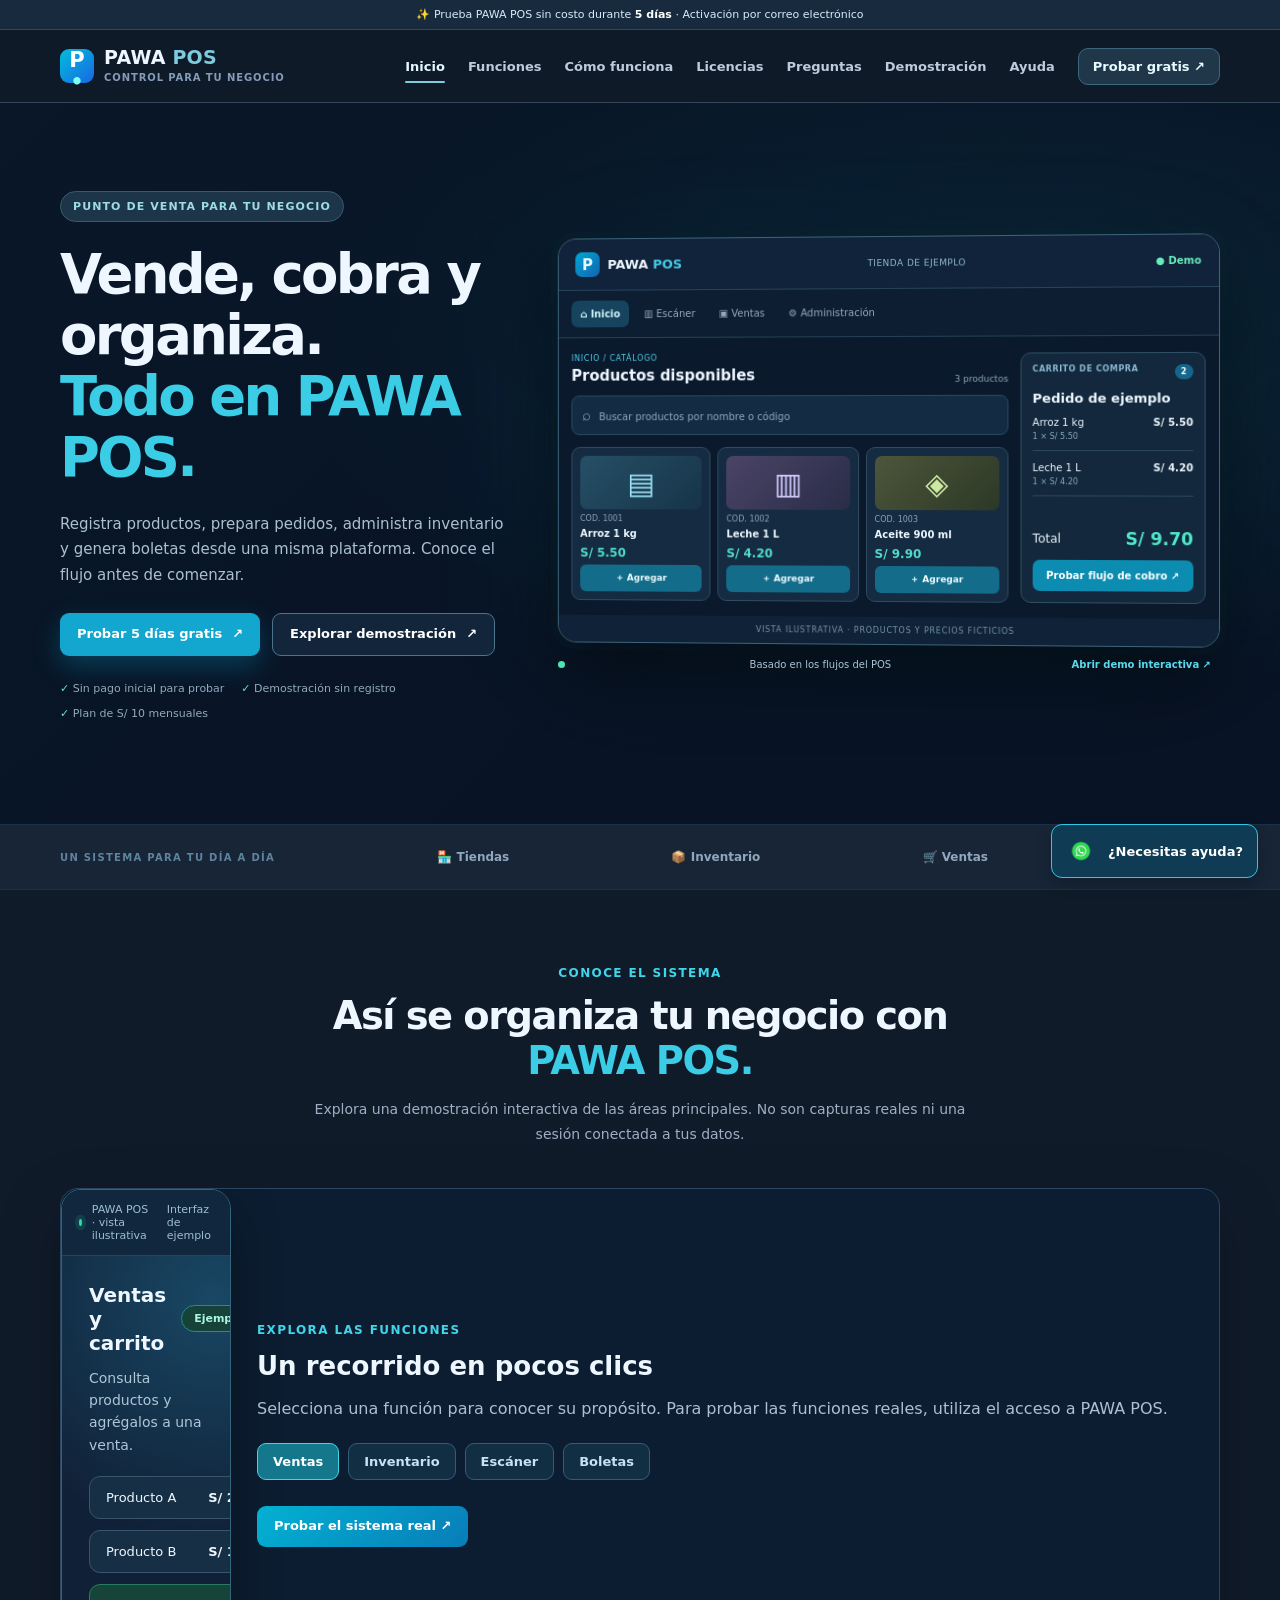
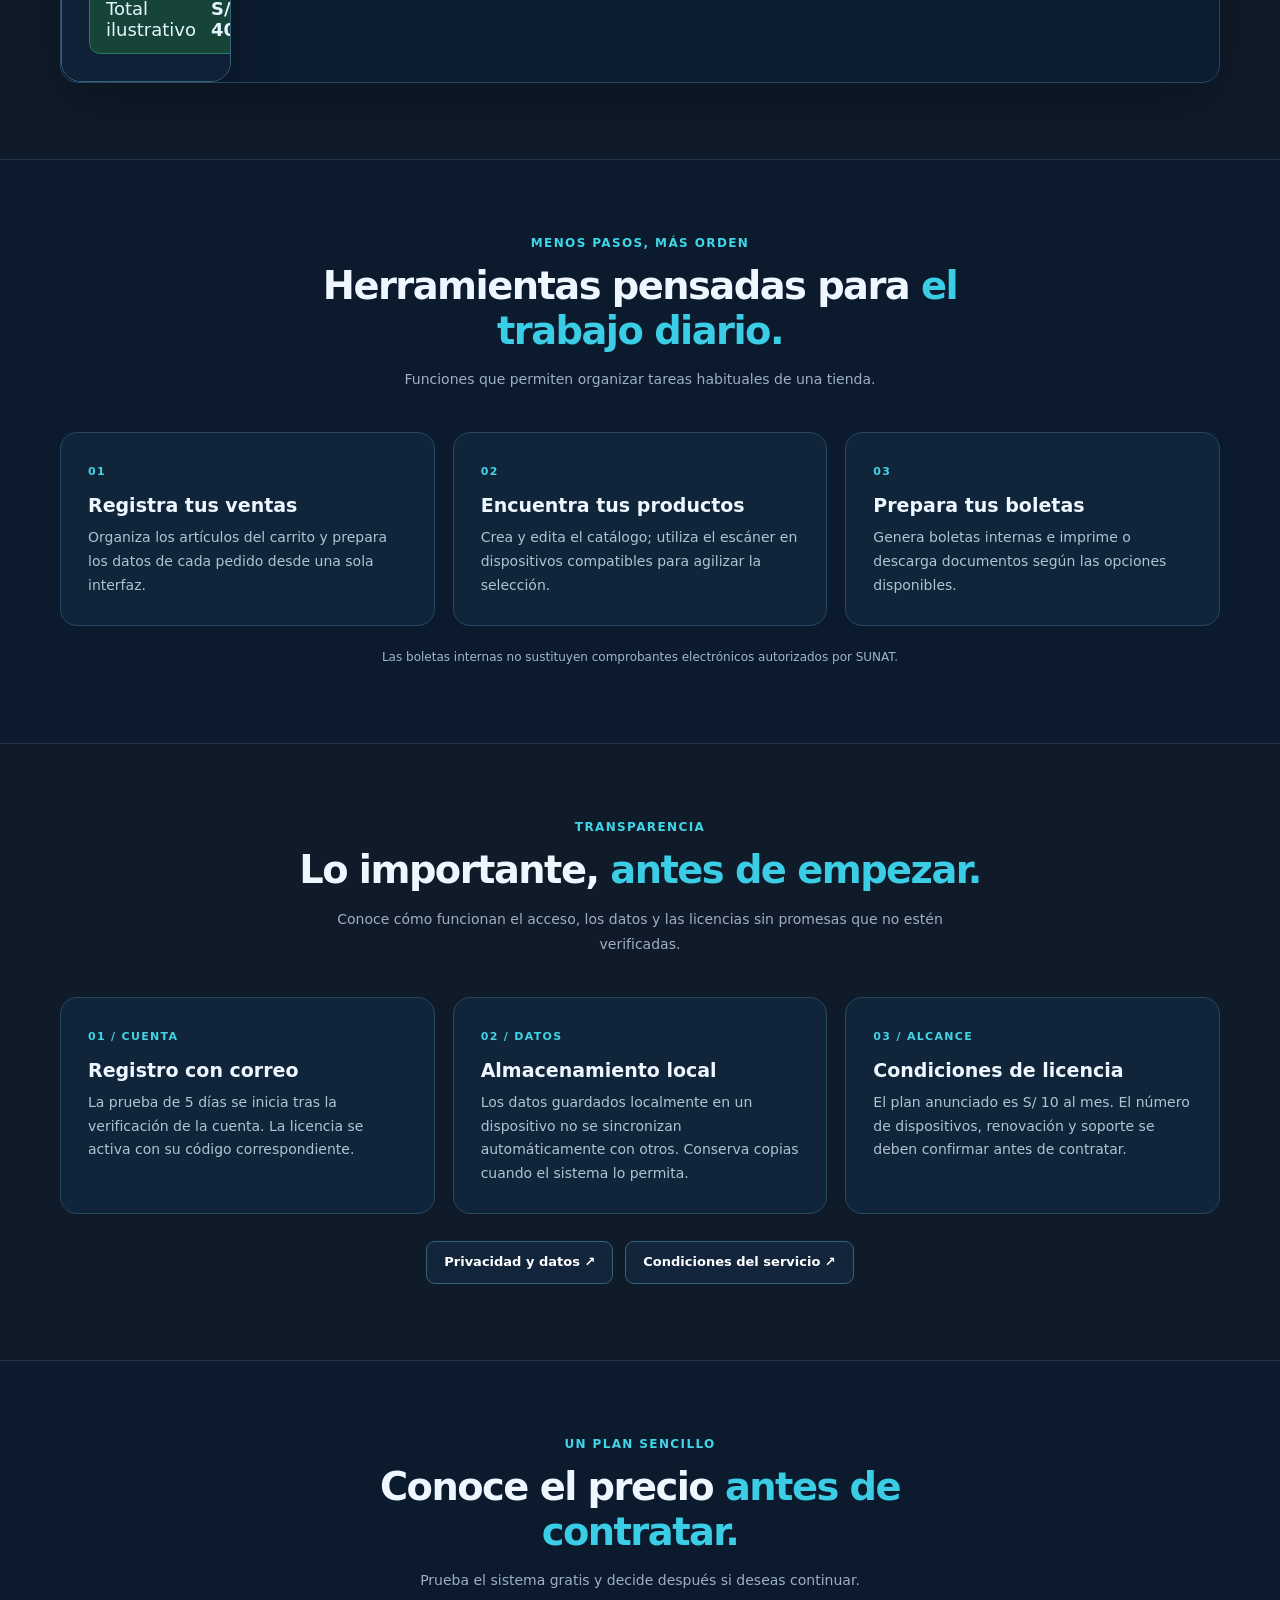
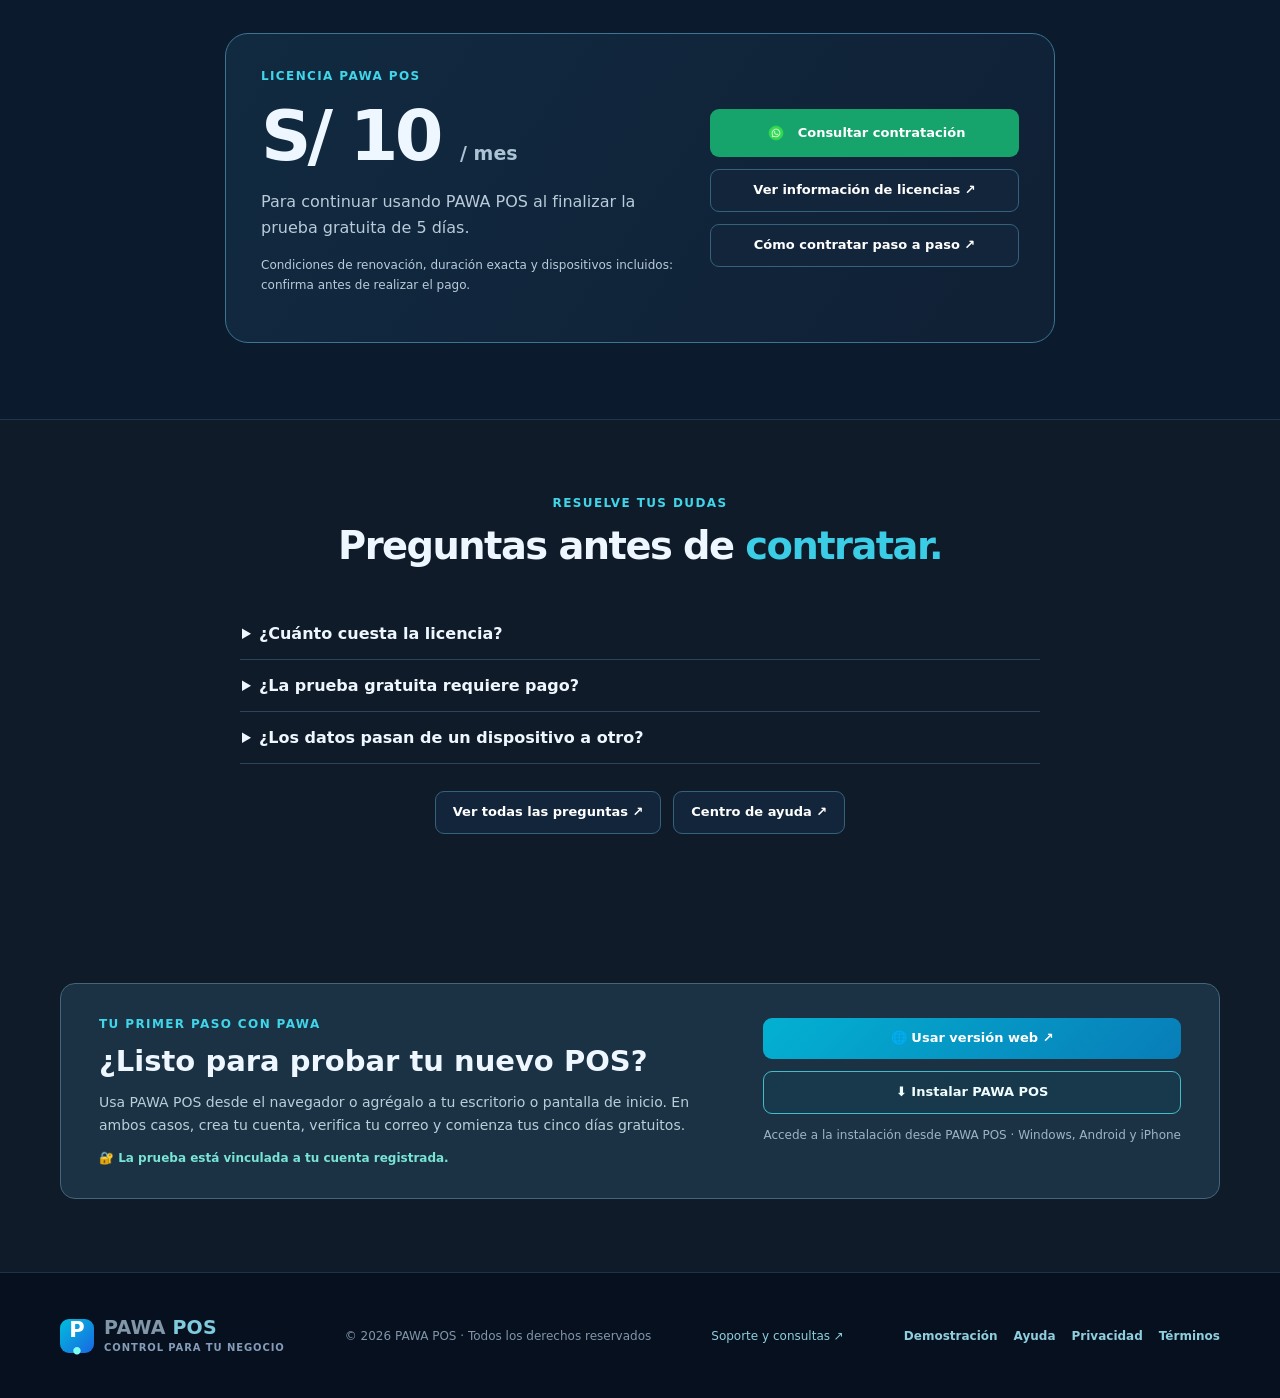
<file: index.html>
<!DOCTYPE html>

<html lang="es">
<head>
<meta charset="utf-8"/>
<meta content="width=device-width, initial-scale=1, viewport-fit=cover" name="viewport"/>
<meta content="#081325" name="theme-color"/>
<meta content="PAWA POS, sistema de ventas e inventario. Usa la versión web o instala la aplicación y prueba gratis durante 5 días." name="description"/>
<meta content="PAWA POS | Ventas, inventario y boletas para tu negocio" property="og:title"/>
<meta content="PAWA POS, sistema de ventas e inventario. Usa la versión web o instala la aplicación y prueba gratis durante 5 días." property="og:description"/>
<meta content="website" property="og:type"/>
<title>PAWA POS | Ventas, inventario y boletas para tu negocio</title>
<link href="favicon.svg" rel="icon" type="image/svg+xml"/>
<link href="styles.css?v=19" rel="stylesheet"/>
<script defer="" src="config.js?v=12"></script>
<script defer="" src="app.js?v=19"></script>
</head>
<body data-page="index">
<a class="skip" href="#contenido">Ir al contenido</a>
<div class="topline">✨ Prueba PAWA POS sin costo durante <strong>5 días</strong> · Activación por correo electrónico</div>
<header class="site-header">
<div class="container header-inner">
<a aria-label="PAWA POS, inicio" class="brand" href="index.html"><span class="brand-symbol">P<span class="brand-dot">•</span></span><span>PAWA<span class="brand-pos"> POS</span><small>Control para tu negocio</small></span></a>
<button aria-controls="site-nav" aria-expanded="false" aria-label="Abrir menú" class="menu-toggle" type="button">☰</button>
<nav aria-label="Navegación principal" class="site-nav" id="site-nav"><a aria-current="page" href="index.html">Inicio</a><a href="funciones.html">Funciones</a><a href="como-funciona.html">Cómo funciona</a><a href="licencias.html">Licencias</a><a href="preguntas.html">Preguntas</a><a href="demostracion.html">Demostración</a><a href="ayuda.html">Ayuda</a><a class="nav-cta" href="index.html#prueba">Probar gratis ↗</a></nav>
</div>
</header>
<main id="contenido"><section class="hero" id="inicio"><div class="hero-halo"></div><div class="container hero-grid hero-grid-mobile-order">
<div class="hero-copy"><div class="eyebrow">PUNTO DE VENTA PARA TU NEGOCIO</div>
<h1>Vende, cobra y organiza.<br/><span>Todo en PAWA POS.</span></h1>
<p class="lead">Registra productos, prepara pedidos, administra inventario y genera boletas desde una misma plataforma. Conoce el flujo antes de comenzar.</p>
<div class="hero-actions"><a class="btn btn-primary hero-primary-cta" href="#prueba">Probar 5 días gratis <span aria-hidden="true">↗</span></a><a class="btn btn-outline hero-secondary-cta" href="demostracion.html">Explorar demostración <span aria-hidden="true">↗</span></a></div>
<div class="hero-notes"><span><span aria-hidden="true" class="hero-check">✓</span> Sin pago inicial para probar</span><span><span aria-hidden="true" class="hero-check">✓</span> Demostración sin registro</span><span><span aria-hidden="true" class="hero-check">✓</span> Plan de S/ 10 mensuales</span></div>
</div>
<div aria-label="Vista ilustrativa del catálogo, carrito y funciones de PAWA POS, basada en la demostración interactiva" class="hero-preview hero-preview-v14">
<div aria-hidden="true" class="hero-preview-glow"></div>
<div class="hero-product-frame">
<div class="hero-ui-top"><span class="hero-ui-brand"><span class="hero-mark">P</span><strong>PAWA <em>POS</em></strong></span><span class="hero-ui-tag">TIENDA DE EJEMPLO</span><span class="hero-ui-available">● Demo</span></div>
<div class="hero-ui-tabs"><span class="active">⌂ Inicio</span><span>▥ Escáner</span><span>▣ Ventas</span><span>⚙ Administración</span></div>
<div class="hero-ui-body">
<div class="hero-ui-catalog">
<div class="hero-ui-title"><div><small>INICIO / CATÁLOGO</small><strong>Productos disponibles</strong></div><span>3 productos</span></div>
<div class="hero-ui-search"><span aria-hidden="true">⌕</span> Buscar productos por nombre o código</div>
<div class="hero-ui-products">
<div class="hero-ui-product"><div aria-hidden="true" class="hero-product-illustration">▤</div><small>COD. 1001</small><strong>Arroz 1 kg</strong><span>S/ 5.50</span><i>＋ Agregar</i></div>
<div class="hero-ui-product"><div aria-hidden="true" class="hero-product-illustration two">▥</div><small>COD. 1002</small><strong>Leche 1 L</strong><span>S/ 4.20</span><i>＋ Agregar</i></div>
<div class="hero-ui-product"><div aria-hidden="true" class="hero-product-illustration three">◈</div><small>COD. 1003</small><strong>Aceite 900 ml</strong><span>S/ 9.90</span><i>＋ Agregar</i></div>
</div>
</div>
<div class="hero-ui-cart"><span class="hero-ui-cart-label">CARRITO DE COMPRA <b>2</b></span><strong>Pedido de ejemplo</strong><div class="hero-ui-cart-item"><span>Arroz 1 kg<small>1 × S/ 5.50</small></span><b>S/ 5.50</b></div><div class="hero-ui-cart-item"><span>Leche 1 L<small>1 × S/ 4.20</small></span><b>S/ 4.20</b></div><div class="hero-ui-total"><span>Total</span><strong>S/ 9.70</strong></div><a href="demostracion.html">Probar flujo de cobro ↗</a></div>
</div>
<div class="hero-ui-footer">VISTA ILUSTRATIVA · PRODUCTOS Y PRECIOS FICTICIOS</div>
</div>
<div class="hero-product-caption"><span class="hero-caption-dot"></span> Basado en los flujos del POS <a href="demostracion.html">Abrir demo interactiva ↗</a></div>
</div>
</div></section><section class="trustline"><div class="container trust-content"><span>UN SISTEMA PARA TU DÍA A DÍA</span><span>🏪 Tiendas</span><span>📦 Inventario</span><span>🛒 Ventas</span><span>🧾 Boletas</span></div></section><section class="section pro-section" id="demostracion"><div class="container"><div class="section-head"><div class="kicker">CONOCE EL SISTEMA</div><h2>Así se organiza tu negocio con <em>PAWA POS.</em></h2><p>Explora una demostración interactiva de las áreas principales. No son capturas reales ni una sesión conectada a tus datos.</p></div><div class="demo-layout"><div aria-label="Vista ilustrativa de las funciones del POS" class="demo-stage"><div class="demo-top"><span><span class="status-dot"></span> PAWA POS · vista ilustrativa</span><span>Interfaz de ejemplo</span></div><div aria-live="polite" class="demo-screen" id="demo-screen"><div class="demo-mini-head"><strong id="demo-title">Ventas y carrito</strong><span class="demo-chip">Ejemplo</span></div><p id="demo-desc">Consulta productos y agrégalos a una venta.</p><div class="demo-content" id="demo-content"><div class="demo-unit"><span>Producto A</span><strong>S/ 25.00</strong></div><div class="demo-unit"><span>Producto B</span><strong>S/ 15.00</strong></div><div class="demo-total">Total ilustrativo <strong>S/ 40.00</strong></div></div></div></div><div class="demo-explain"><div class="kicker">EXPLORA LAS FUNCIONES</div><h3>Un recorrido en pocos clics</h3><p>Selecciona una función para conocer su propósito. Para probar las funciones reales, utiliza el acceso a PAWA POS.</p><div aria-label="Seleccionar área del sistema" class="demo-tabs" role="group"><button aria-pressed="true" class="demo-tab active" data-demo="ventas" type="button">Ventas</button><button aria-pressed="false" class="demo-tab" data-demo="inventario" type="button">Inventario</button><button aria-pressed="false" class="demo-tab" data-demo="escaner" type="button">Escáner</button><button aria-pressed="false" class="demo-tab" data-demo="boletas" type="button">Boletas</button></div><a class="btn btn-primary" data-pos-link="" href="index.html#prueba">Probar el sistema real ↗</a></div></div></div></section><section class="section pro-section pro-alt" id="beneficios"><div class="container"><div class="section-head"><div class="kicker">MENOS PASOS, MÁS ORDEN</div><h2>Herramientas pensadas para <em>el trabajo diario.</em></h2><p>Funciones que permiten organizar tareas habituales de una tienda.</p></div><div class="pro-grid"><article class="pro-tile"><span class="pro-num">01</span><h3>Registra tus ventas</h3><p>Organiza los artículos del carrito y prepara los datos de cada pedido desde una sola interfaz.</p></article><article class="pro-tile"><span class="pro-num">02</span><h3>Encuentra tus productos</h3><p>Crea y edita el catálogo; utiliza el escáner en dispositivos compatibles para agilizar la selección.</p></article><article class="pro-tile"><span class="pro-num">03</span><h3>Prepara tus boletas</h3><p>Genera boletas internas e imprime o descarga documentos según las opciones disponibles.</p></article></div><p class="pro-footnote">Las boletas internas no sustituyen comprobantes electrónicos autorizados por SUNAT.</p></div></section><section class="section pro-section" id="informacion-clara"><div class="container"><div class="section-head"><div class="kicker">TRANSPARENCIA</div><h2>Lo importante, <em>antes de empezar.</em></h2><p>Conoce cómo funcionan el acceso, los datos y las licencias sin promesas que no estén verificadas.</p></div><div class="pro-grid"><article class="pro-tile"><span class="pro-num">01 / CUENTA</span><h3>Registro con correo</h3><p>La prueba de 5 días se inicia tras la verificación de la cuenta. La licencia se activa con su código correspondiente.</p></article><article class="pro-tile"><span class="pro-num">02 / DATOS</span><h3>Almacenamiento local</h3><p>Los datos guardados localmente en un dispositivo no se sincronizan automáticamente con otros. Conserva copias cuando el sistema lo permita.</p></article><article class="pro-tile"><span class="pro-num">03 / ALCANCE</span><h3>Condiciones de licencia</h3><p>El plan anunciado es S/ 10 al mes. El número de dispositivos, renovación y soporte se deben confirmar antes de contratar.</p></article></div><div class="pro-actions"><a class="btn btn-outline" href="privacidad.html">Privacidad y datos ↗</a><a class="btn btn-outline" href="terminos.html">Condiciones del servicio ↗</a></div></div></section><section class="section pro-section pro-alt" id="precio"><div class="container"><div class="section-head"><div class="kicker">UN PLAN SENCILLO</div><h2>Conoce el precio <em>antes de contratar.</em></h2><p>Prueba el sistema gratis y decide después si deseas continuar.</p></div><div class="pro-pricing"><div><p class="kicker">LICENCIA PAWA POS</p><div class="pro-big-price">S/ 10 <span>/ mes</span></div><p>Para continuar usando PAWA POS al finalizar la prueba gratuita de 5 días.</p><p class="pro-fineprint">Condiciones de renovación, duración exacta y dispositivos incluidos: confirma antes de realizar el pago.</p></div><div class="pro-price-action"><a class="btn btn-green" data-whatsapp="buy" href="https://wa.me/51986109354"><img alt="" class="wa-logo-btn" src="whatsapp-logo.png"/> Consultar contratación</a><a class="btn btn-outline" href="licencias.html">Ver información de licencias ↗</a><a class="btn btn-outline" href="licencias.html#contratar">Cómo contratar paso a paso ↗</a></div></div></div></section><section class="section pro-section"><div class="container"><div class="section-head"><div class="kicker">RESUELVE TUS DUDAS</div><h2>Preguntas antes de <em>contratar.</em></h2></div><div class="pro-faq"><details><summary>¿Cuánto cuesta la licencia?</summary><p>S/ 10 mensuales, según el precio anunciado en esta web. Confirma las condiciones de contratación por WhatsApp.</p></details><details><summary>¿La prueba gratuita requiere pago?</summary><p>El período de prueba de 5 días no requiere un pago inicial; comienza al verificar tu correo.</p></details><details><summary>¿Los datos pasan de un dispositivo a otro?</summary><p>Los datos almacenados localmente no se sincronizan automáticamente entre equipos.</p></details></div><div class="pro-actions"><a class="btn btn-outline" href="preguntas.html">Ver todas las preguntas ↗</a><a class="btn btn-outline" href="ayuda.html">Centro de ayuda ↗</a></div></div></section><section class="section" id="prueba"><div class="container"><div class="trial-banner"><div><div class="kicker">TU PRIMER PASO CON PAWA</div><h2>¿Listo para probar tu nuevo POS?</h2><p>Usa PAWA POS desde el navegador o agrégalo a tu escritorio o pantalla de inicio. En ambos casos, crea tu cuenta, verifica tu correo y comienza tus cinco días gratuitos.</p><div class="trial-note">🔐 La prueba está vinculada a tu cuenta registrada.</div></div><div class="trial-action"><a class="btn btn-primary btn-large" data-pos-link="" href="#prueba">🌐 Usar versión web ↗</a><a class="btn btn-install btn-large" data-install-pos="" href="#prueba">⬇ Instalar PAWA POS</a><span class="install-hint">Accede a la instalación desde PAWA POS · Windows, Android y iPhone</span><span aria-live="polite" class="config-status" id="pos-config-status" role="status"></span></div></div></div></section></main>
<footer class="footer"><div class="container footer-main"><div class="brand footer-brand"><span class="brand-symbol">P<span class="brand-dot">•</span></span><span>PAWA<span class="brand-pos"> POS</span><small>Control para tu negocio</small></span></div><span>© <span id="year">2026</span> PAWA POS · Todos los derechos reservados</span><a data-whatsapp="info" href="https://wa.me/51986109354">Soporte y consultas ↗</a><nav aria-label="Información del sitio" class="pro-footer-links"><a href="demostracion.html">Demostración</a><a href="ayuda.html">Ayuda</a><a href="privacidad.html">Privacidad</a><a href="terminos.html">Términos</a></nav></div></footer>
<a aria-label="Consultar PAWA POS por WhatsApp" class="whatsapp-float" data-whatsapp="buy" href="https://wa.me/51986109354"><img alt="WhatsApp" class="wa-logo-float" src="whatsapp-logo.png"/> <span>¿Necesitas ayuda?</span></a>

<div class="mobile-nav-shade" id="mobile-nav-shade" hidden></div>

<nav class="mobile-bottom-nav" aria-label="Accesos rápidos móviles"><a href="index.html" aria-current="page" aria-label="Inicio"><span aria-hidden="true" class="mobile-bottom-icon">⌂</span><span>Inicio</span></a><a href="demostracion.html" aria-label="Demo"><span aria-hidden="true" class="mobile-bottom-icon">▣</span><span>Demo</span></a><a href="licencias.html" aria-label="Planes"><span aria-hidden="true" class="mobile-bottom-icon">▤</span><span>Planes</span></a><a href="ayuda.html" aria-label="Ayuda"><span aria-hidden="true" class="mobile-bottom-icon">?</span><span>Ayuda</span></a></nav>
</body></html>
</file>
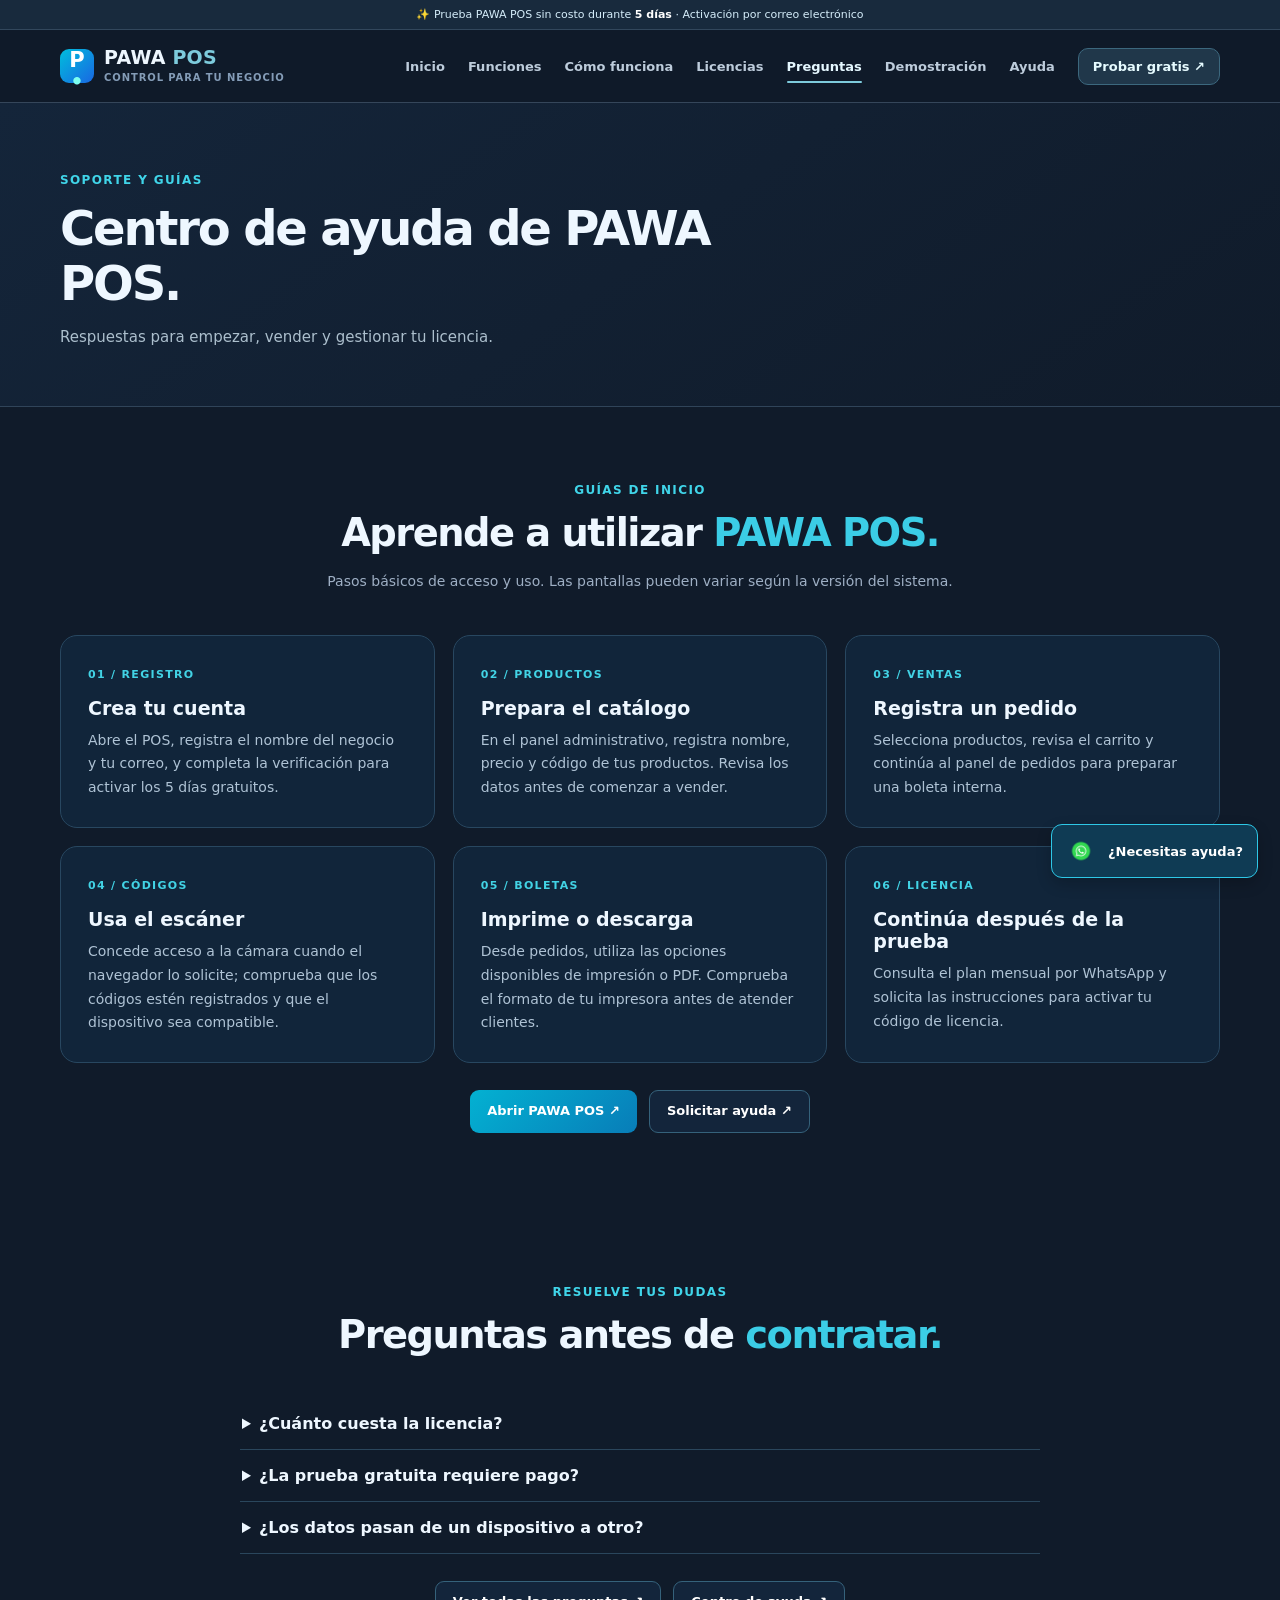
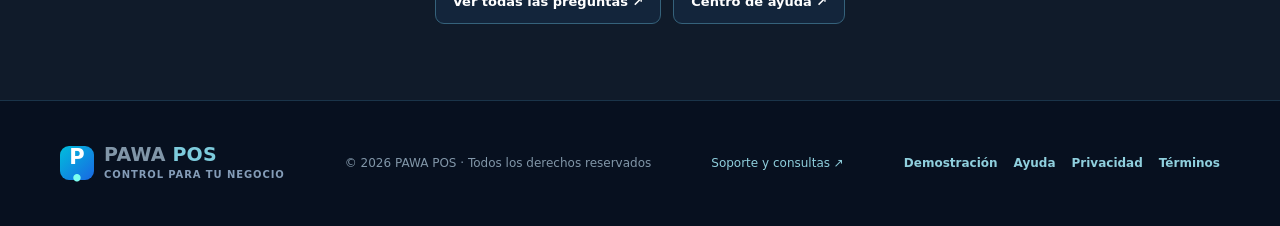
<file: ayuda.html>
<!DOCTYPE html>

<html lang="es">
<head>
<meta charset="utf-8"/>
<meta content="width=device-width, initial-scale=1, viewport-fit=cover" name="viewport"/>
<meta content="#081325" name="theme-color"/>
<meta content="Guías de registro, productos, ventas, escáner, boletas y licencia de PAWA POS." name="description"/>
<meta content="Centro de ayuda | PAWA POS" property="og:title"/>
<meta content="Guías de registro, productos, ventas, escáner, boletas y licencia de PAWA POS." property="og:description"/>
<meta content="website" property="og:type"/>
<title>Centro de ayuda | PAWA POS</title>
<link href="favicon.svg" rel="icon" type="image/svg+xml"/>
<link href="styles.css?v=19" rel="stylesheet"/>
<script defer="" src="config.js?v=12"></script>
<script defer="" src="app.js?v=19"></script>
</head>
<body data-page="ayuda">
<a class="skip" href="#contenido">Ir al contenido</a>
<div class="topline">✨ Prueba PAWA POS sin costo durante <strong>5 días</strong> · Activación por correo electrónico</div>
<header class="site-header">
<div class="container header-inner">
<a aria-label="PAWA POS, inicio" class="brand" href="index.html"><span class="brand-symbol">P<span class="brand-dot">•</span></span><span>PAWA<span class="brand-pos"> POS</span><small>Control para tu negocio</small></span></a>
<button aria-controls="site-nav" aria-expanded="false" aria-label="Abrir menú" class="menu-toggle" type="button">☰</button>
<nav aria-label="Navegación principal" class="site-nav" id="site-nav"><a href="index.html">Inicio</a><a href="funciones.html">Funciones</a><a href="como-funciona.html">Cómo funciona</a><a href="licencias.html">Licencias</a><a aria-current="page" href="preguntas.html">Preguntas</a><a href="demostracion.html">Demostración</a><a href="ayuda.html">Ayuda</a><a class="nav-cta" href="index.html#prueba">Probar gratis ↗</a></nav>
</div>
</header>
<main id="contenido"><section class="page-hero"><div class="container"><div class="kicker">SOPORTE Y GUÍAS</div><h1>Centro de ayuda de PAWA POS.</h1><p>Respuestas para empezar, vender y gestionar tu licencia.</p></div></section><section class="section pro-section" id="guias"><div class="container"><div class="section-head"><div class="kicker">GUÍAS DE INICIO</div><h2>Aprende a utilizar <em>PAWA POS.</em></h2><p>Pasos básicos de acceso y uso. Las pantallas pueden variar según la versión del sistema.</p></div><div class="pro-grid"><article class="pro-tile"><span class="pro-num">01 / REGISTRO</span><h3>Crea tu cuenta</h3><p>Abre el POS, registra el nombre del negocio y tu correo, y completa la verificación para activar los 5 días gratuitos.</p></article><article class="pro-tile"><span class="pro-num">02 / PRODUCTOS</span><h3>Prepara el catálogo</h3><p>En el panel administrativo, registra nombre, precio y código de tus productos. Revisa los datos antes de comenzar a vender.</p></article><article class="pro-tile"><span class="pro-num">03 / VENTAS</span><h3>Registra un pedido</h3><p>Selecciona productos, revisa el carrito y continúa al panel de pedidos para preparar una boleta interna.</p></article><article class="pro-tile"><span class="pro-num">04 / CÓDIGOS</span><h3>Usa el escáner</h3><p>Concede acceso a la cámara cuando el navegador lo solicite; comprueba que los códigos estén registrados y que el dispositivo sea compatible.</p></article><article class="pro-tile"><span class="pro-num">05 / BOLETAS</span><h3>Imprime o descarga</h3><p>Desde pedidos, utiliza las opciones disponibles de impresión o PDF. Comprueba el formato de tu impresora antes de atender clientes.</p></article><article class="pro-tile"><span class="pro-num">06 / LICENCIA</span><h3>Continúa después de la prueba</h3><p>Consulta el plan mensual por WhatsApp y solicita las instrucciones para activar tu código de licencia.</p></article></div><div class="pro-actions"><a class="btn btn-primary" data-pos-link="" href="index.html#prueba">Abrir PAWA POS ↗</a><a class="btn btn-outline" data-whatsapp="info" href="https://wa.me/51986109354">Solicitar ayuda ↗</a></div></div></section><section class="section pro-section"><div class="container"><div class="section-head"><div class="kicker">RESUELVE TUS DUDAS</div><h2>Preguntas antes de <em>contratar.</em></h2></div><div class="pro-faq"><details><summary>¿Cuánto cuesta la licencia?</summary><p>S/ 10 mensuales, según el precio anunciado en esta web. Confirma las condiciones de contratación por WhatsApp.</p></details><details><summary>¿La prueba gratuita requiere pago?</summary><p>El período de prueba de 5 días no requiere un pago inicial; comienza al verificar tu correo.</p></details><details><summary>¿Los datos pasan de un dispositivo a otro?</summary><p>Los datos almacenados localmente no se sincronizan automáticamente entre equipos.</p></details></div><div class="pro-actions"><a class="btn btn-outline" href="preguntas.html">Ver todas las preguntas ↗</a><a class="btn btn-outline" href="ayuda.html">Centro de ayuda ↗</a></div></div></section></main>
<footer class="footer"><div class="container footer-main"><div class="brand footer-brand"><span class="brand-symbol">P<span class="brand-dot">•</span></span><span>PAWA<span class="brand-pos"> POS</span><small>Control para tu negocio</small></span></div><span>© <span id="year">2026</span> PAWA POS · Todos los derechos reservados</span><a data-whatsapp="info" href="https://wa.me/51986109354">Soporte y consultas ↗</a><nav aria-label="Información del sitio" class="pro-footer-links"><a href="demostracion.html">Demostración</a><a href="ayuda.html">Ayuda</a><a href="privacidad.html">Privacidad</a><a href="terminos.html">Términos</a></nav></div></footer>
<a aria-label="Consultar PAWA POS por WhatsApp" class="whatsapp-float" data-whatsapp="buy" href="https://wa.me/51986109354"><img alt="WhatsApp" class="wa-logo-float" src="whatsapp-logo.png"/> <span>¿Necesitas ayuda?</span></a>

<div class="mobile-nav-shade" id="mobile-nav-shade" hidden></div>

<nav class="mobile-bottom-nav" aria-label="Accesos rápidos móviles"><a href="index.html" aria-label="Inicio"><span aria-hidden="true" class="mobile-bottom-icon">⌂</span><span>Inicio</span></a><a href="demostracion.html" aria-label="Demo"><span aria-hidden="true" class="mobile-bottom-icon">▣</span><span>Demo</span></a><a href="licencias.html" aria-label="Planes"><span aria-hidden="true" class="mobile-bottom-icon">▤</span><span>Planes</span></a><a href="ayuda.html" aria-current="page" aria-label="Ayuda"><span aria-hidden="true" class="mobile-bottom-icon">?</span><span>Ayuda</span></a></nav>
</body></html>
</file>
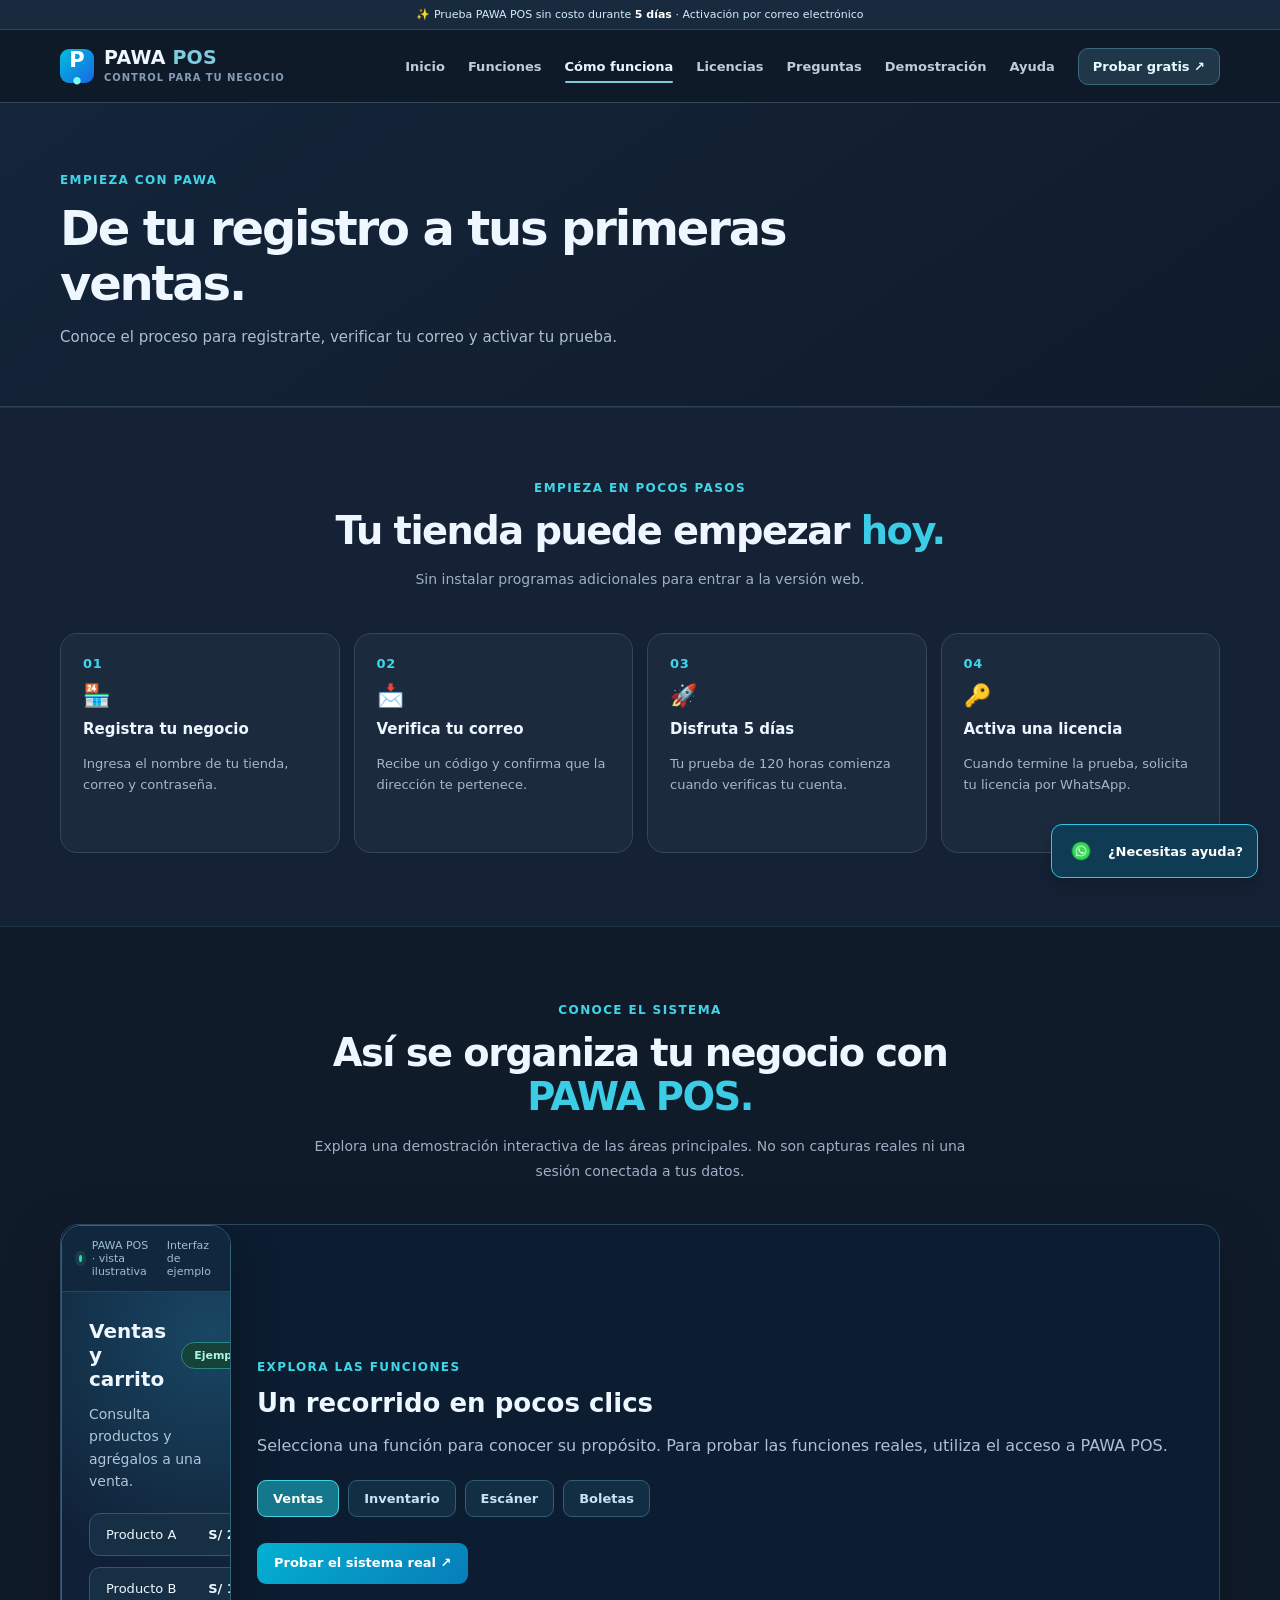
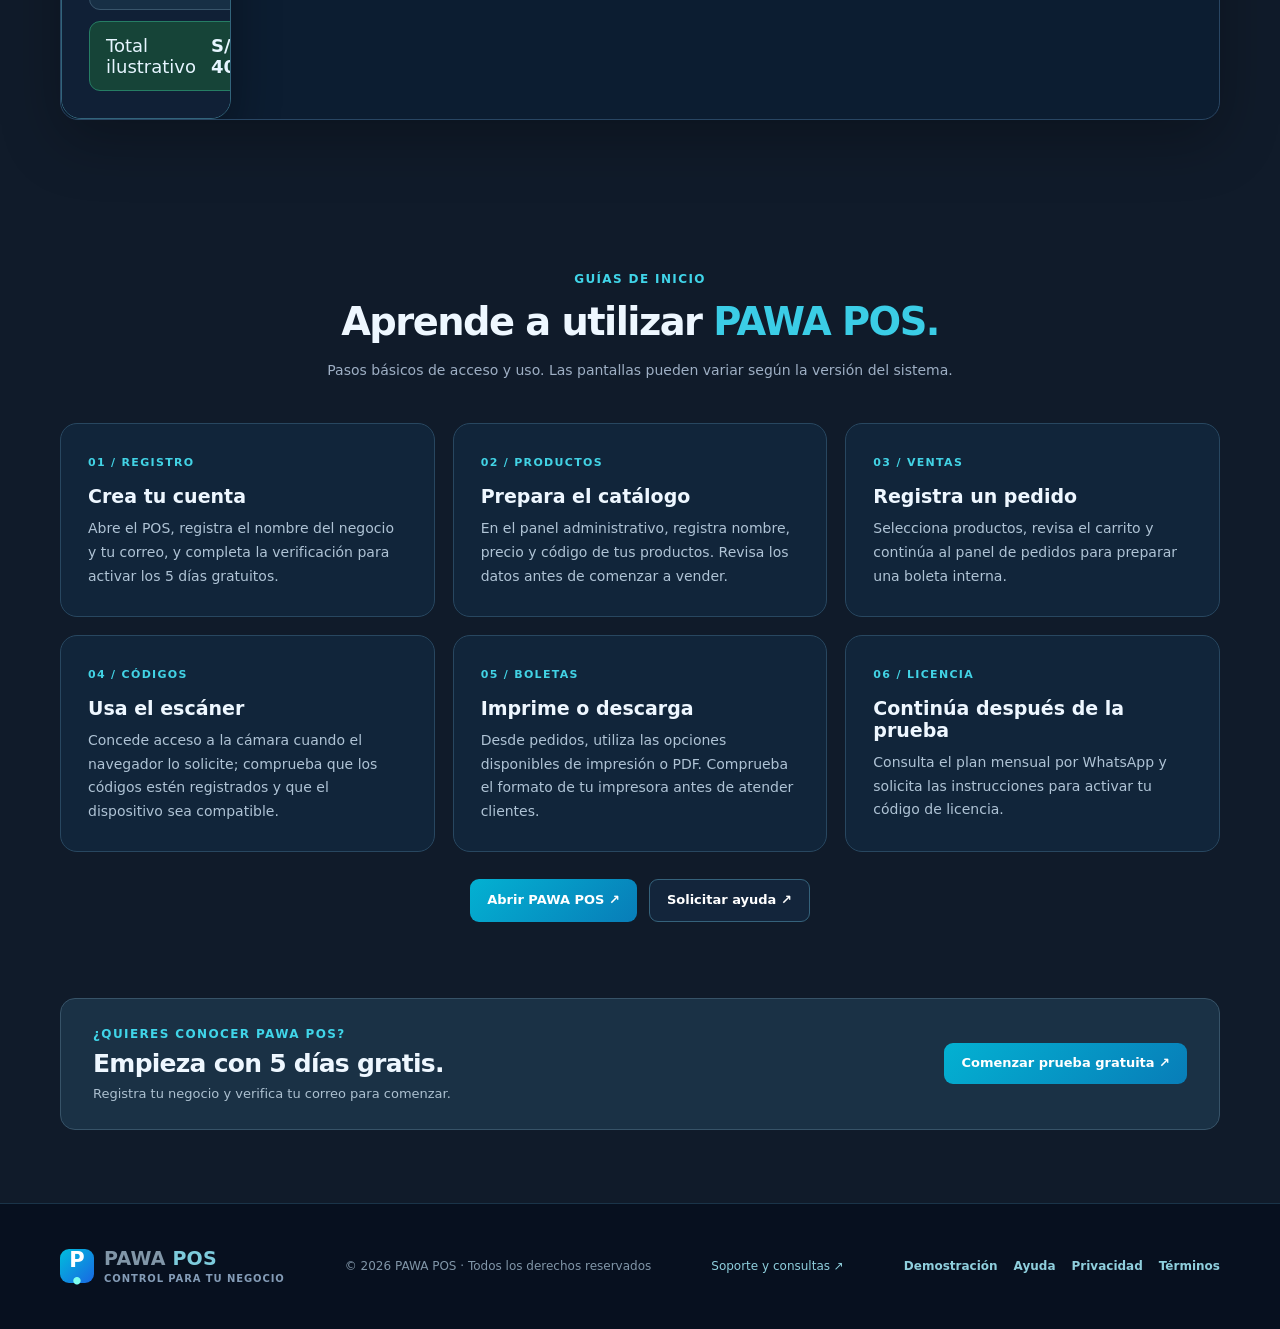
<file: como-funciona.html>
<!DOCTYPE html>

<html lang="es">
<head>
<meta charset="utf-8"/>
<meta content="width=device-width, initial-scale=1, viewport-fit=cover" name="viewport"/>
<meta content="#081325" name="theme-color"/>
<meta content="Descubre cómo registrar tu tienda y activar cinco días gratuitos de PAWA POS." name="description"/>
<meta content="Cómo comenzar con PAWA POS | 5 días gratis" property="og:title"/>
<meta content="Descubre cómo registrar tu tienda y activar cinco días gratuitos de PAWA POS." property="og:description"/>
<meta content="website" property="og:type"/>
<title>Cómo comenzar con PAWA POS | 5 días gratis</title>
<link href="favicon.svg" rel="icon" type="image/svg+xml"/>
<link href="styles.css?v=19" rel="stylesheet"/>
<script defer="" src="config.js?v=12"></script>
<script defer="" src="app.js?v=19"></script>
</head>
<body data-page="como-funciona">
<a class="skip" href="#contenido">Ir al contenido</a>
<div class="topline">✨ Prueba PAWA POS sin costo durante <strong>5 días</strong> · Activación por correo electrónico</div>
<header class="site-header">
<div class="container header-inner">
<a aria-label="PAWA POS, inicio" class="brand" href="index.html"><span class="brand-symbol">P<span class="brand-dot">•</span></span><span>PAWA<span class="brand-pos"> POS</span><small>Control para tu negocio</small></span></a>
<button aria-controls="site-nav" aria-expanded="false" aria-label="Abrir menú" class="menu-toggle" type="button">☰</button>
<nav aria-label="Navegación principal" class="site-nav" id="site-nav"><a href="index.html">Inicio</a><a href="funciones.html">Funciones</a><a aria-current="page" href="como-funciona.html">Cómo funciona</a><a href="licencias.html">Licencias</a><a href="preguntas.html">Preguntas</a><a href="demostracion.html">Demostración</a><a href="ayuda.html">Ayuda</a><a class="nav-cta" href="index.html#prueba">Probar gratis ↗</a></nav>
</div>
</header>
<main id="contenido"><section class="page-hero"><div class="container"><div class="kicker">EMPIEZA CON PAWA</div><h1>De tu registro a tus primeras ventas.</h1><p>Conoce el proceso para registrarte, verificar tu correo y activar tu prueba.</p></div></section><section class="section steps-section" id="como-funciona"><div class="container"><div class="section-head"><div class="kicker">EMPIEZA EN POCOS PASOS</div><h2>Tu tienda puede empezar <em>hoy.</em></h2><p>Sin instalar programas adicionales para entrar a la versión web.</p></div><div class="steps"><article><div class="step-number">01</div><div class="step-icon">🏪</div><h3>Registra tu negocio</h3><p>Ingresa el nombre de tu tienda, correo y contraseña.</p></article><article><div class="step-number">02</div><div class="step-icon">📩</div><h3>Verifica tu correo</h3><p>Recibe un código y confirma que la dirección te pertenece.</p></article><article><div class="step-number">03</div><div class="step-icon">🚀</div><h3>Disfruta 5 días</h3><p>Tu prueba de 120 horas comienza cuando verificas tu cuenta.</p></article><article><div class="step-number">04</div><div class="step-icon">🔑</div><h3>Activa una licencia</h3><p>Cuando termine la prueba, solicita tu licencia por WhatsApp.</p></article></div></div></section><section class="section pro-section" id="demostracion"><div class="container"><div class="section-head"><div class="kicker">CONOCE EL SISTEMA</div><h2>Así se organiza tu negocio con <em>PAWA POS.</em></h2><p>Explora una demostración interactiva de las áreas principales. No son capturas reales ni una sesión conectada a tus datos.</p></div><div class="demo-layout"><div aria-label="Vista ilustrativa de las funciones del POS" class="demo-stage"><div class="demo-top"><span><span class="status-dot"></span> PAWA POS · vista ilustrativa</span><span>Interfaz de ejemplo</span></div><div aria-live="polite" class="demo-screen" id="demo-screen"><div class="demo-mini-head"><strong id="demo-title">Ventas y carrito</strong><span class="demo-chip">Ejemplo</span></div><p id="demo-desc">Consulta productos y agrégalos a una venta.</p><div class="demo-content" id="demo-content"><div class="demo-unit"><span>Producto A</span><strong>S/ 25.00</strong></div><div class="demo-unit"><span>Producto B</span><strong>S/ 15.00</strong></div><div class="demo-total">Total ilustrativo <strong>S/ 40.00</strong></div></div></div></div><div class="demo-explain"><div class="kicker">EXPLORA LAS FUNCIONES</div><h3>Un recorrido en pocos clics</h3><p>Selecciona una función para conocer su propósito. Para probar las funciones reales, utiliza el acceso a PAWA POS.</p><div aria-label="Seleccionar área del sistema" class="demo-tabs" role="group"><button aria-pressed="true" class="demo-tab active" data-demo="ventas" type="button">Ventas</button><button aria-pressed="false" class="demo-tab" data-demo="inventario" type="button">Inventario</button><button aria-pressed="false" class="demo-tab" data-demo="escaner" type="button">Escáner</button><button aria-pressed="false" class="demo-tab" data-demo="boletas" type="button">Boletas</button></div><a class="btn btn-primary" data-pos-link="" href="index.html#prueba">Probar el sistema real ↗</a></div></div></div></section><section class="section pro-section" id="guias"><div class="container"><div class="section-head"><div class="kicker">GUÍAS DE INICIO</div><h2>Aprende a utilizar <em>PAWA POS.</em></h2><p>Pasos básicos de acceso y uso. Las pantallas pueden variar según la versión del sistema.</p></div><div class="pro-grid"><article class="pro-tile"><span class="pro-num">01 / REGISTRO</span><h3>Crea tu cuenta</h3><p>Abre el POS, registra el nombre del negocio y tu correo, y completa la verificación para activar los 5 días gratuitos.</p></article><article class="pro-tile"><span class="pro-num">02 / PRODUCTOS</span><h3>Prepara el catálogo</h3><p>En el panel administrativo, registra nombre, precio y código de tus productos. Revisa los datos antes de comenzar a vender.</p></article><article class="pro-tile"><span class="pro-num">03 / VENTAS</span><h3>Registra un pedido</h3><p>Selecciona productos, revisa el carrito y continúa al panel de pedidos para preparar una boleta interna.</p></article><article class="pro-tile"><span class="pro-num">04 / CÓDIGOS</span><h3>Usa el escáner</h3><p>Concede acceso a la cámara cuando el navegador lo solicite; comprueba que los códigos estén registrados y que el dispositivo sea compatible.</p></article><article class="pro-tile"><span class="pro-num">05 / BOLETAS</span><h3>Imprime o descarga</h3><p>Desde pedidos, utiliza las opciones disponibles de impresión o PDF. Comprueba el formato de tu impresora antes de atender clientes.</p></article><article class="pro-tile"><span class="pro-num">06 / LICENCIA</span><h3>Continúa después de la prueba</h3><p>Consulta el plan mensual por WhatsApp y solicita las instrucciones para activar tu código de licencia.</p></article></div><div class="pro-actions"><a class="btn btn-primary" data-pos-link="" href="index.html#prueba">Abrir PAWA POS ↗</a><a class="btn btn-outline" data-whatsapp="info" href="https://wa.me/51986109354">Solicitar ayuda ↗</a></div></div></section><section class="section page-cta"><div class="container"><div class="page-cta-card"><div><div class="kicker">¿QUIERES CONOCER PAWA POS?</div><h2>Empieza con 5 días gratis.</h2><p>Registra tu negocio y verifica tu correo para comenzar.</p></div><a class="btn btn-primary" href="index.html#prueba">Comenzar prueba gratuita ↗</a></div></div></section></main>
<footer class="footer"><div class="container footer-main"><div class="brand footer-brand"><span class="brand-symbol">P<span class="brand-dot">•</span></span><span>PAWA<span class="brand-pos"> POS</span><small>Control para tu negocio</small></span></div><span>© <span id="year">2026</span> PAWA POS · Todos los derechos reservados</span><a data-whatsapp="info" href="https://wa.me/51986109354">Soporte y consultas ↗</a><nav aria-label="Información del sitio" class="pro-footer-links"><a href="demostracion.html">Demostración</a><a href="ayuda.html">Ayuda</a><a href="privacidad.html">Privacidad</a><a href="terminos.html">Términos</a></nav></div></footer>
<a aria-label="Consultar PAWA POS por WhatsApp" class="whatsapp-float" data-whatsapp="buy" href="https://wa.me/51986109354"><img alt="WhatsApp" class="wa-logo-float" src="whatsapp-logo.png"/> <span>¿Necesitas ayuda?</span></a>

<div class="mobile-nav-shade" id="mobile-nav-shade" hidden></div>

<nav class="mobile-bottom-nav" aria-label="Accesos rápidos móviles"><a href="index.html" aria-label="Inicio"><span aria-hidden="true" class="mobile-bottom-icon">⌂</span><span>Inicio</span></a><a href="demostracion.html" aria-label="Demo"><span aria-hidden="true" class="mobile-bottom-icon">▣</span><span>Demo</span></a><a href="licencias.html" aria-label="Planes"><span aria-hidden="true" class="mobile-bottom-icon">▤</span><span>Planes</span></a><a href="ayuda.html" aria-label="Ayuda"><span aria-hidden="true" class="mobile-bottom-icon">?</span><span>Ayuda</span></a></nav>
</body></html>
</file>
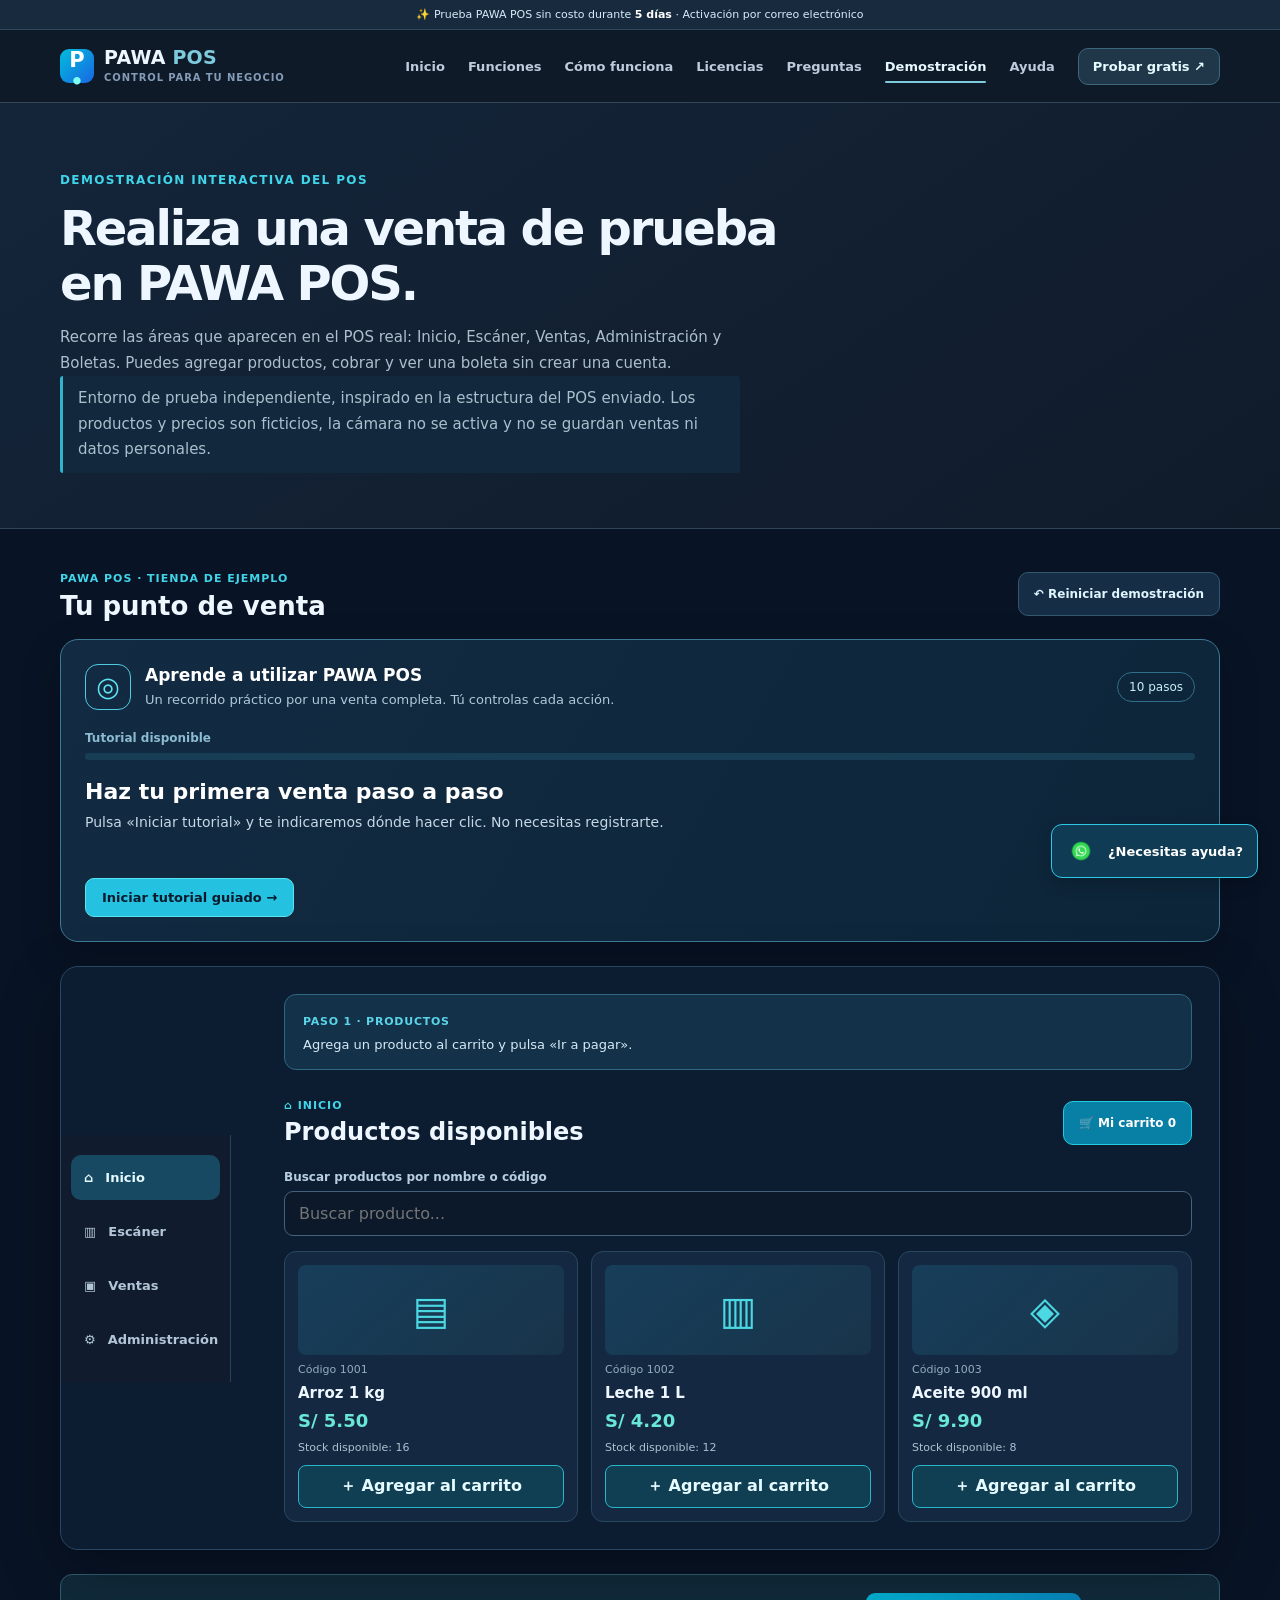
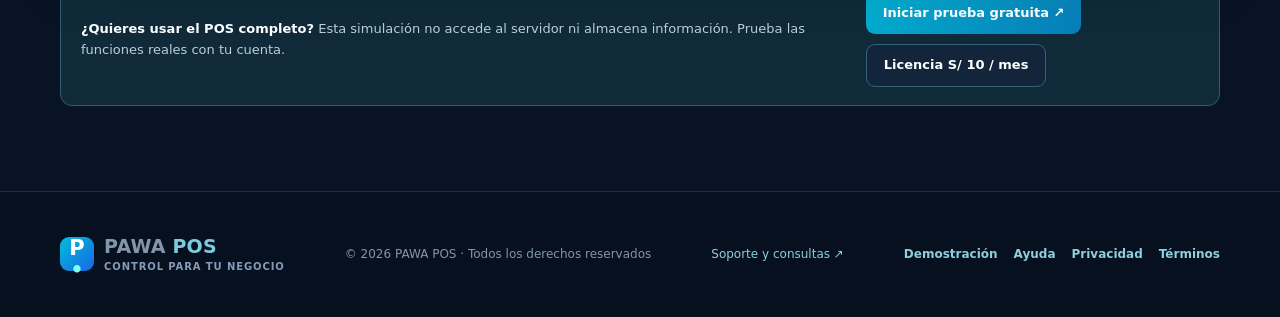
<file: demostracion.html>
<!DOCTYPE html>

<html lang="es">
<head>
<meta charset="utf-8"/>
<meta content="width=device-width, initial-scale=1, viewport-fit=cover" name="viewport"/>
<meta content="#081325" name="theme-color"/>
<meta content="Prueba la simulación del catálogo, escáner, carrito, cobro, boletas, ventas e inventario de PAWA POS." name="description"/>
<meta content="Demostración de PAWA POS | Recorrido ilustrativo" property="og:title"/>
<meta content="Explora las funciones de ventas, inventario, escáner y boletas de PAWA POS mediante una demostración ilustrativa." property="og:description"/>
<meta content="website" property="og:type"/>
<title>Demostración interactiva de PAWA POS | Prueba una venta</title>
<link href="favicon.svg" rel="icon" type="image/svg+xml"/>
<link href="styles.css?v=19" rel="stylesheet"/>
<script defer="" src="config.js?v=12"></script>
<script defer="" src="app.js?v=19"></script><script defer="" src="demo-pos.js?v=16"></script><script defer src="tour-pos.js?v=16"></script>
</head>
<body data-page="demostracion">
<a class="skip" href="#contenido">Ir al contenido</a>
<div class="topline">✨ Prueba PAWA POS sin costo durante <strong>5 días</strong> · Activación por correo electrónico</div>
<header class="site-header">
<div class="container header-inner">
<a aria-label="PAWA POS, inicio" class="brand" href="index.html"><span class="brand-symbol">P<span class="brand-dot">•</span></span><span>PAWA<span class="brand-pos"> POS</span><small>Control para tu negocio</small></span></a>
<button aria-controls="site-nav" aria-expanded="false" aria-label="Abrir menú" class="menu-toggle" type="button">☰</button>
<nav aria-label="Navegación principal" class="site-nav" id="site-nav"><a href="index.html">Inicio</a><a href="funciones.html">Funciones</a><a href="como-funciona.html">Cómo funciona</a><a href="licencias.html">Licencias</a><a href="preguntas.html">Preguntas</a><a aria-current="page" href="demostracion.html">Demostración</a><a href="ayuda.html">Ayuda</a><a class="nav-cta" href="index.html#prueba">Probar gratis ↗</a></nav>
</div>
</header>
<main id="contenido">
<section class="page-hero"><div class="container"><div class="kicker">DEMOSTRACIÓN INTERACTIVA DEL POS</div><h1>Realiza una venta de prueba en PAWA POS.</h1><p>Recorre las áreas que aparecen en el POS real: Inicio, Escáner, Ventas, Administración y Boletas. Puedes agregar productos, cobrar y ver una boleta sin crear una cuenta.</p><p class="demo-disclaimer">Entorno de prueba independiente, inspirado en la estructura del POS enviado. Los productos y precios son ficticios, la cámara no se activa y no se guardan ventas ni datos personales.</p></div></section>
<section class="demo-section"><div class="container"><div class="demo-topbar"><div><span class="demo-kicker">PAWA POS · TIENDA DE EJEMPLO</span><h2>Tu punto de venta</h2></div><button class="demo-reset" id="demo-reset" type="button">↶ Reiniciar demostración</button></div>
<section class="pawa-tour" id="pawa-tour" aria-labelledby="tour-title">
 <div class="tour-heading"><span class="tour-icon" aria-hidden="true">◎</span><div class="tour-intro"><strong>Aprende a utilizar PAWA POS</strong><p>Un recorrido práctico por una venta completa. Tú controlas cada acción.</p></div><span class="tour-time">10 pasos</span></div>
 <div class="tour-progress-meta"><span id="tour-counter">Tutorial disponible</span><span id="tour-percent"></span></div><div class="tour-track" aria-hidden="true"><span id="tour-progress"></span></div>
 <h3 id="tour-title">Haz tu primera venta paso a paso</h3><p id="tour-text">Pulsa «Iniciar tutorial» y te indicaremos dónde hacer clic. No necesitas registrarte.</p>
 <p class="tour-feedback" id="tour-feedback" role="status" aria-live="polite"></p>
 <div class="tour-buttons"><button type="button" class="tour-start" id="tour-start">Iniciar tutorial guiado →</button><button type="button" class="tour-alt" id="tour-prev" hidden>← Anterior</button><button type="button" class="tour-alt" id="tour-exit" hidden>Salir del tutorial</button><button type="button" class="tour-alt" id="tour-restart" hidden>Repetir tutorial</button></div>
 </section>
<div class="demo-layout"><nav aria-label="Paneles de la demostración" class="demo-sidebar"><button class="active" data-demo-tab="tienda" type="button">⌂ <span>Inicio</span></button><button data-demo-tab="escaner" type="button">▥ <span>Escáner</span></button><button data-demo-tab="ventas" type="button">▣ <span>Ventas</span></button><button data-demo-tab="admin" type="button">⚙ <span>Administración</span></button></nav><div class="demo-body"><div aria-live="polite" class="demo-guide" role="status"><span id="demo-step">PASO 1 · EXPLORA TU CATÁLOGO</span><p id="demo-hint">Selecciona «Agregar» en un producto. Después abre el carrito y pulsa «Ir a pagar».</p></div>
<section class="demo-panel" id="demo-tienda"><div class="demo-panel-head"><div><span class="demo-kicker">⌂ INICIO</span><h3>Productos disponibles</h3></div><button class="demo-primary" id="demo-open-cart" type="button">🛒 Mi carrito <span data-cart-count="">0</span></button></div><label class="demo-label" for="demo-search">Buscar productos por nombre o código</label><input class="demo-field" id="demo-search" placeholder="Buscar producto..."/><div class="demo-products" id="demo-products"></div></section>
<section class="demo-panel" hidden="" id="demo-escaner"><div class="demo-panel-head"><div><span class="demo-kicker">▥ ESCÁNER</span><h3>Escáner de productos</h3></div></div><p>En el POS real puedes escanear códigos con una cámara compatible. En esta demostración escribe uno de los códigos de ejemplo y pulsa «Añadir».</p><div class="demo-codechips"><button data-fill-code="1001" type="button">1001 · Arroz</button><button data-fill-code="1002" type="button">1002 · Leche</button><button data-fill-code="1003" type="button">1003 · Aceite</button></div><div class="demo-add-code"><label class="demo-label" for="demo-code">Código de producto</label><input class="demo-field" id="demo-code" inputmode="numeric" placeholder="Escribe o pega el código"/><button class="demo-primary" id="demo-add-scanned" type="button">＋ Añadir</button></div><p class="demo-status" id="demo-scan-status" role="status"></p><div class="demo-inline-cart"><h4>Carrito de compra</h4><div id="demo-scan-items"></div><button class="demo-primary" id="demo-scan-checkout" type="button">Cobrar y generar boleta →</button></div></section>
<section class="demo-panel" hidden="" id="demo-ventas"><div class="demo-panel-head"><div><span class="demo-kicker">▣ VENTAS Y BOLETAS</span><h3>Registro de ventas</h3></div></div><div class="demo-stat-row"><div><small>Ventas de la demostración</small><strong id="demo-sales-count">0</strong></div><div><small>Total vendido</small><strong id="demo-sales-total">S/ 0.00</strong></div></div><div class="demo-sales-list" id="demo-sales-list"></div><p class="demo-small">Los reportes reales ofrecen filtros por fechas, productos más vendidos y opciones de exportación; esta vista solo muestra lo registrado durante tu demostración.</p></section>
<section class="demo-panel" hidden="" id="demo-admin"><div class="demo-panel-head"><div><span class="demo-kicker">⚙ ADMINISTRACIÓN</span><h3>Productos e inventario</h3></div></div><p>En el POS real puedes crear y editar productos, revisar existencias, configurar datos y colores de la tienda y gestionar copias de seguridad. Aquí puedes probar a crear un producto de ejemplo.</p><div class="demo-admin-grid"><form class="demo-form" id="demo-new-product"><h4>Crear producto</h4><label>Nombre<input class="demo-field" maxlength="45" name="name" placeholder="Ej. Galletas" required=""/></label><label>Código<input class="demo-field" maxlength="24" name="code" placeholder="Ej. 1004" required=""/></label><label>Precio (S/)<input class="demo-field" max="99999" min="0.10" name="price" placeholder="3.50" required="" step="0.01" type="number"/></label><label>Stock<input class="demo-field" max="9999" min="0" name="stock" required="" step="1" type="number" value="10"/></label><button class="demo-primary" type="submit">Crear producto</button><p class="demo-status" id="demo-admin-status" role="status"></p></form><div><h4>Productos registrados</h4><div id="demo-admin-products"></div></div></div></section>
<section class="demo-panel" hidden="" id="demo-checkout"><div class="demo-panel-head"><div><span class="demo-kicker">▣ GENERAR PEDIDO</span><h3>Datos del cliente y cobro</h3></div><button class="demo-secondary" id="demo-back-cart" type="button">← Carrito</button></div><div class="demo-checkout-layout"><form class="demo-form" id="demo-checkout-form"><label>Cliente<input class="demo-field" maxlength="70" name="client" placeholder="Nombre de ejemplo" required=""/></label><label>DNI (opcional)<input class="demo-field" inputmode="numeric" maxlength="8" name="dni" placeholder="8 dígitos"/></label><label>Teléfono (opcional)<input class="demo-field" maxlength="15" name="phone" placeholder="999 999 999"/></label><label>Dirección (opcional)<input class="demo-field" maxlength="90" name="address" placeholder="Dirección de ejemplo"/></label><fieldset><legend>Método de pago</legend><label><input checked="" name="payment" type="radio" value="Efectivo"/> Efectivo</label><label><input name="payment" type="radio" value="Yape"/> Yape</label><label><input name="payment" type="radio" value="Plin"/> Plin</label><label><input name="payment" type="radio" value="Transferencia"/> Transferencia</label></fieldset><button class="demo-primary" type="submit">Cobrar y generar boleta →</button><p class="demo-status" id="demo-checkout-status" role="status"></p></form><aside class="demo-total-box"><h4>Resumen del pedido</h4><div id="demo-checkout-items"></div><p class="demo-total">Total <strong data-cart-total="">S/ 0.00</strong></p></aside></div></section>
<section class="demo-panel" hidden="" id="demo-boleta"><div class="demo-panel-head"><div><span class="demo-kicker">▣ IMPRIMIR BOLETA</span><h3>Venta registrada</h3></div></div><p>En tu POS la boleta dispone de vista previa, impresión desde PC o teléfono y PDF. Esta demostración muestra una vista previa, sin emitir documentos tributarios.</p><div class="demo-receipt" id="demo-receipt"></div><div class="demo-actions"><button class="demo-secondary" id="demo-preview-btn" type="button">👁 Vista previa</button><button class="demo-secondary" id="demo-print-btn" type="button">▣ PC · Imprimir</button><button class="demo-secondary" id="demo-pdf-btn" type="button">↓ PDF · Imprimir/guardar</button><button class="demo-primary" id="demo-new-sale" type="button">Nueva venta →</button></div><p class="demo-small">La opción imprimir/guardar utiliza el diálogo del navegador; si está disponible, selecciona «Guardar como PDF». La impresión para teléfono del POS real requiere su aplicación o impresora compatible.</p></section>
</div><div class="demo-cart-drawer" hidden="" id="demo-cart-drawer"><div class="demo-cart-head"><h3>🛒 Mi carrito</h3><button aria-label="Cerrar carrito" id="demo-close-cart" type="button">✕</button></div><div id="demo-cart-items"></div><div class="demo-cart-footer"><div class="demo-total">Total <strong data-cart-total="">S/ 0.00</strong></div><button class="demo-primary" id="demo-cart-pay" type="button">IR A PAGAR →</button><button class="demo-secondary" id="demo-cart-scanner" type="button">IR AL ESCÁNER</button></div></div></div>
<div class="demo-bottom"><p><strong>¿Quieres usar el POS completo?</strong> Esta simulación no accede al servidor ni almacena información. Prueba las funciones reales con tu cuenta.</p><div class="demo-actions"><a class="btn btn-primary" href="index.html#prueba">Iniciar prueba gratuita ↗</a><a class="btn btn-outline" href="licencias.html">Licencia S/ 10 / mes</a></div></div></div></section></main>
<footer class="footer"><div class="container footer-main"><div class="brand footer-brand"><span class="brand-symbol">P<span class="brand-dot">•</span></span><span>PAWA<span class="brand-pos"> POS</span><small>Control para tu negocio</small></span></div><span>© <span id="year">2026</span> PAWA POS · Todos los derechos reservados</span><a data-whatsapp="info" href="https://wa.me/51986109354">Soporte y consultas ↗</a><nav aria-label="Información del sitio" class="pro-footer-links"><a href="demostracion.html">Demostración</a><a href="ayuda.html">Ayuda</a><a href="privacidad.html">Privacidad</a><a href="terminos.html">Términos</a></nav></div></footer>
<a aria-label="Consultar PAWA POS por WhatsApp" class="whatsapp-float" data-whatsapp="buy" href="https://wa.me/51986109354"><img alt="WhatsApp" class="wa-logo-float" src="whatsapp-logo.png"/> <span>¿Necesitas ayuda?</span></a>

<div class="mobile-nav-shade" id="mobile-nav-shade" hidden></div>

<nav class="mobile-bottom-nav" aria-label="Accesos rápidos móviles"><a href="index.html" aria-label="Inicio"><span aria-hidden="true" class="mobile-bottom-icon">⌂</span><span>Inicio</span></a><a href="demostracion.html" aria-current="page" aria-label="Demo"><span aria-hidden="true" class="mobile-bottom-icon">▣</span><span>Demo</span></a><a href="licencias.html" aria-label="Planes"><span aria-hidden="true" class="mobile-bottom-icon">▤</span><span>Planes</span></a><a href="ayuda.html" aria-label="Ayuda"><span aria-hidden="true" class="mobile-bottom-icon">?</span><span>Ayuda</span></a></nav>
</body></html>
</file>
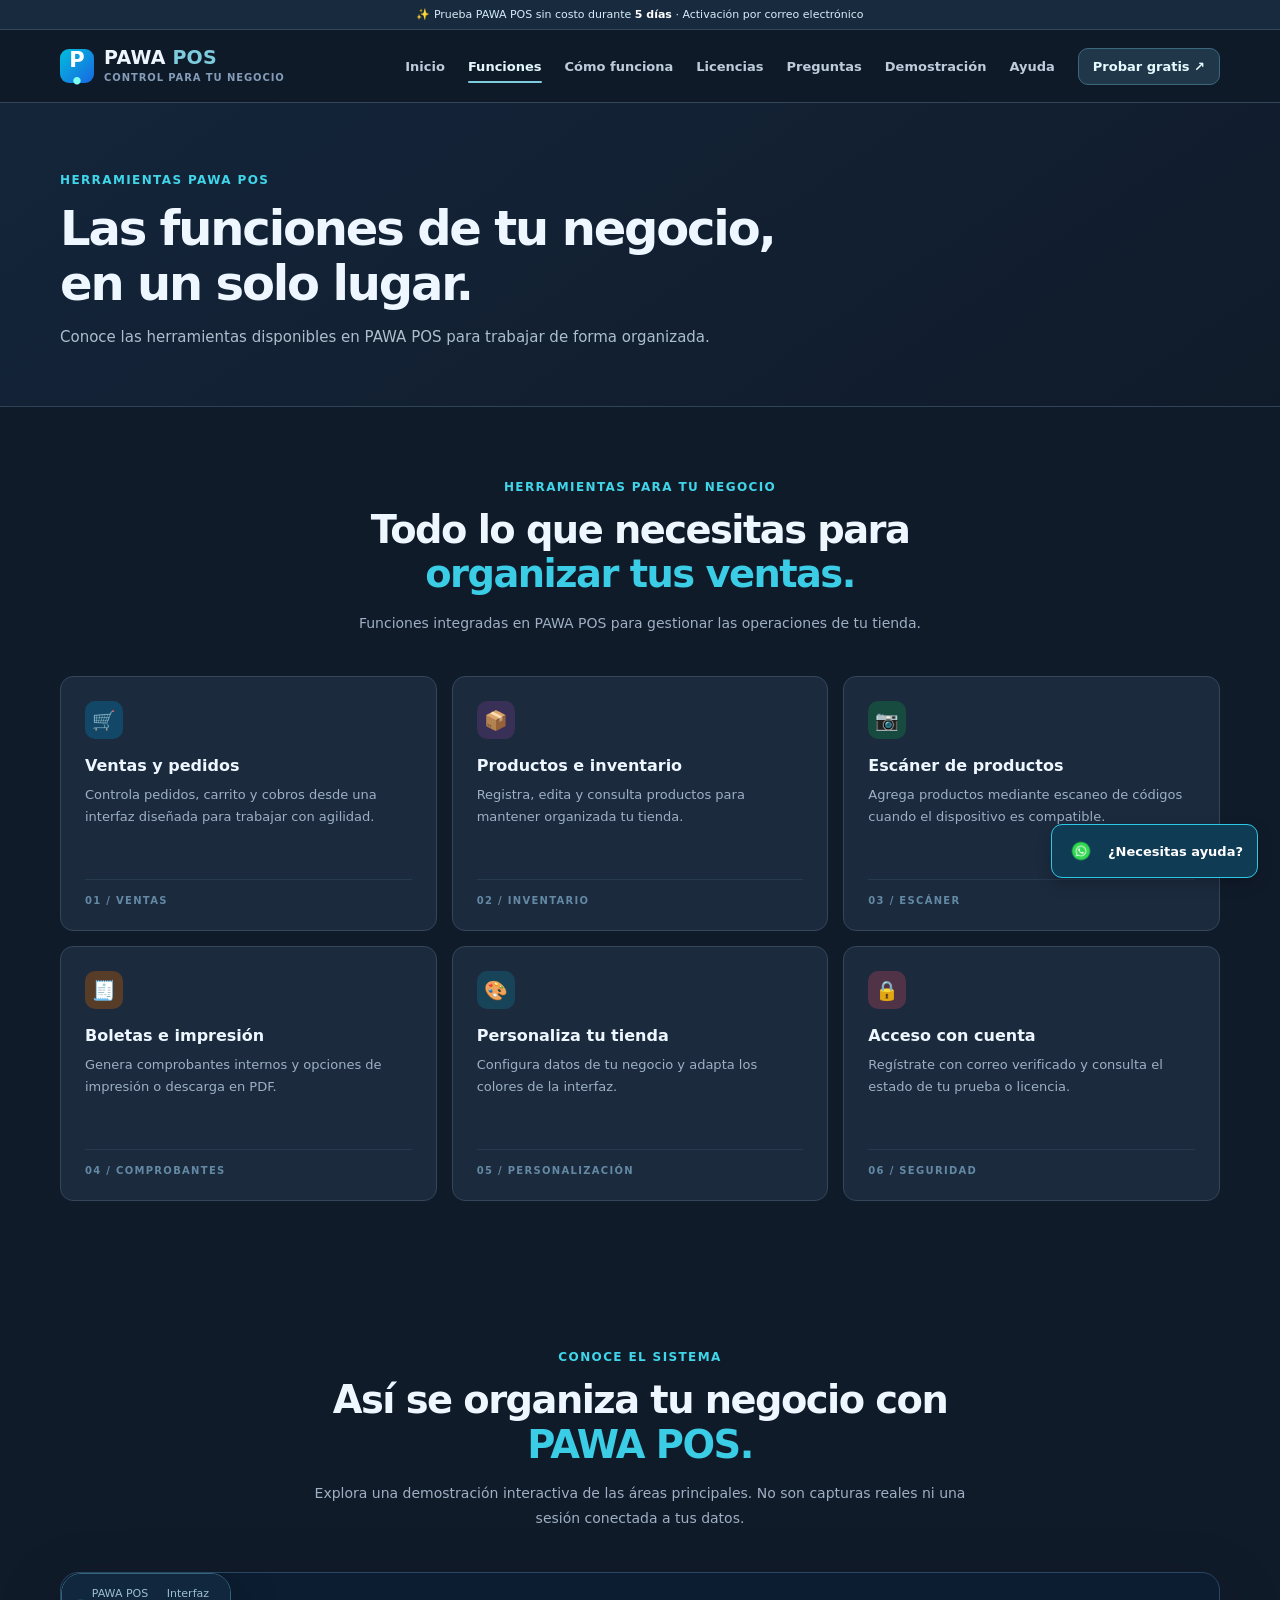
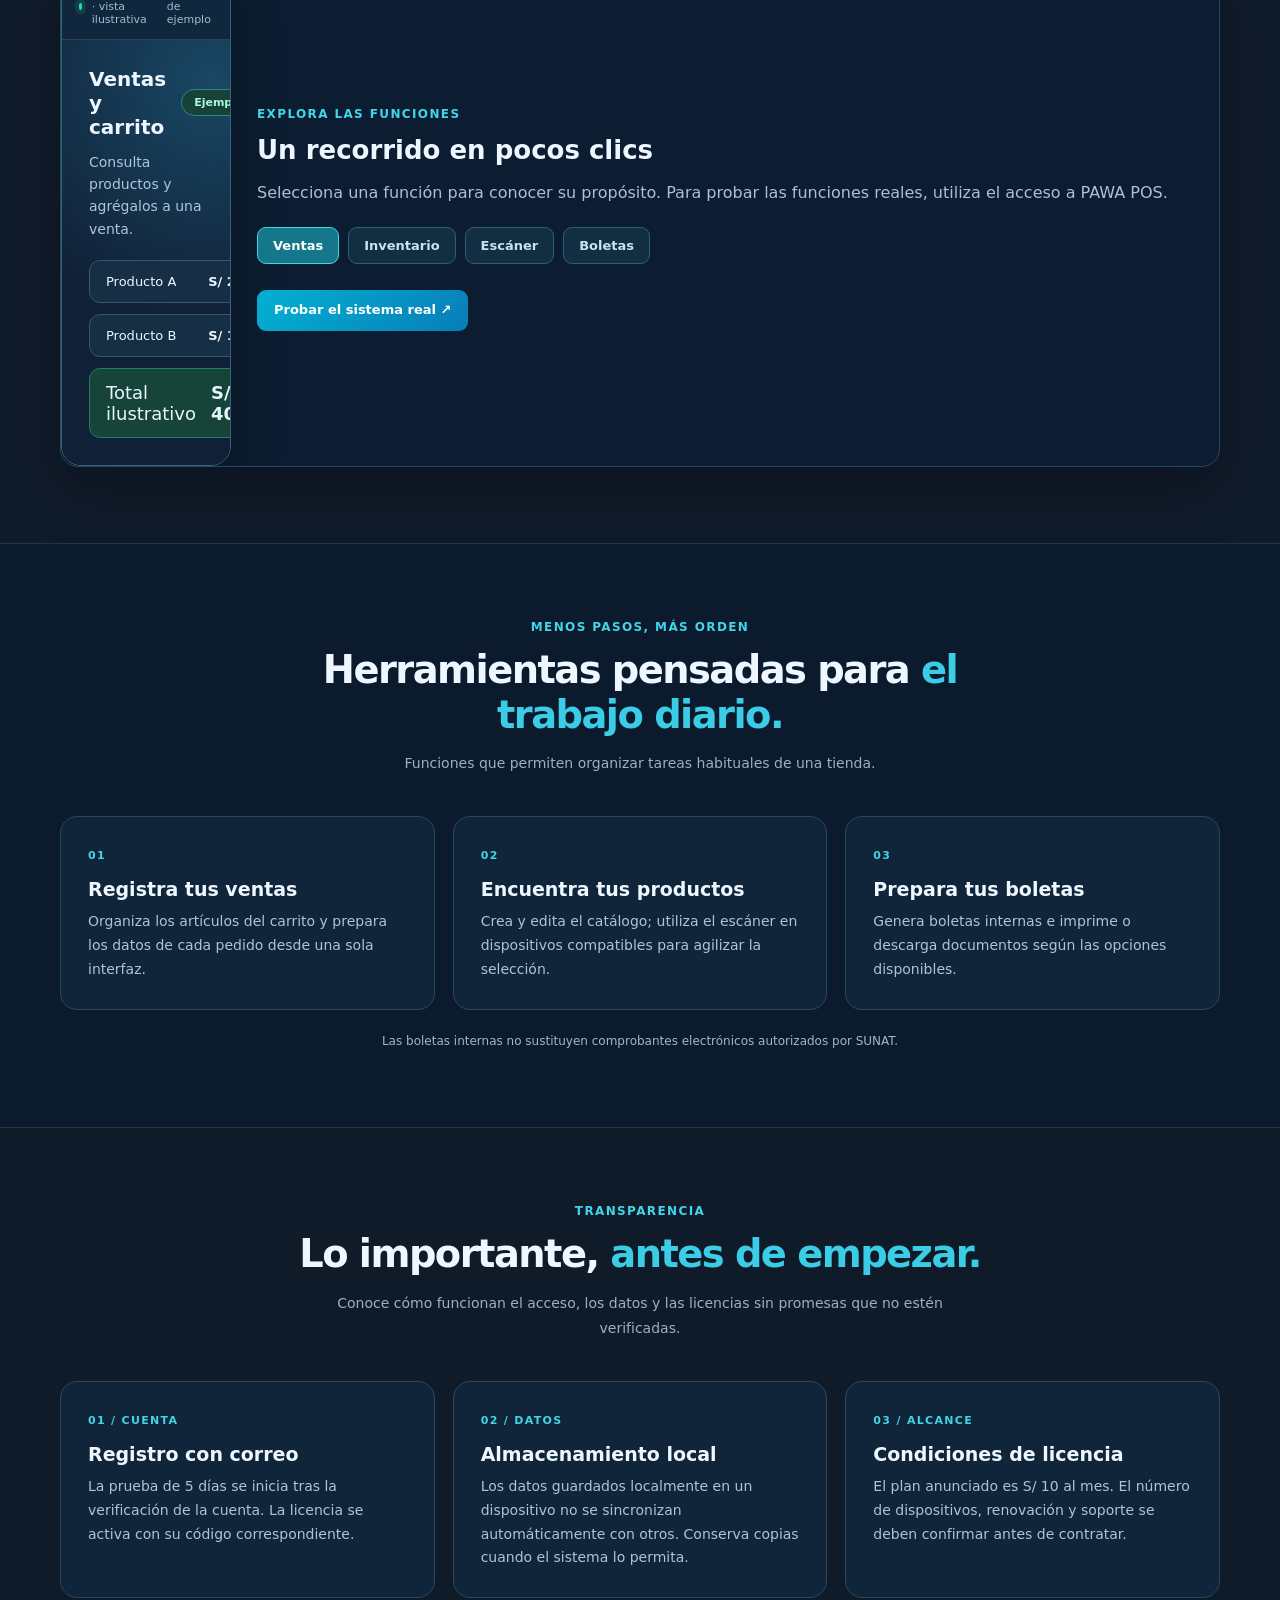
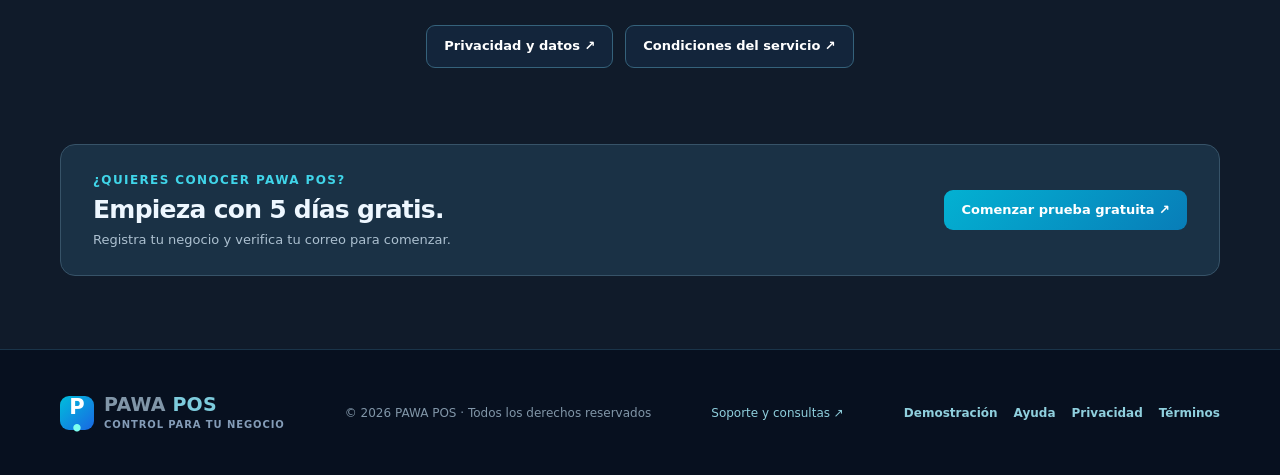
<file: funciones.html>
<!DOCTYPE html>

<html lang="es">
<head>
<meta charset="utf-8"/>
<meta content="width=device-width, initial-scale=1, viewport-fit=cover" name="viewport"/>
<meta content="#081325" name="theme-color"/>
<meta content="Conoce las funciones de PAWA POS: ventas, productos, escáner, boletas y personalización." name="description"/>
<meta content="Funciones de PAWA POS | Ventas, inventario y escáner" property="og:title"/>
<meta content="Conoce las funciones de PAWA POS: ventas, productos, escáner, boletas y personalización." property="og:description"/>
<meta content="website" property="og:type"/>
<title>Funciones de PAWA POS | Ventas, inventario y escáner</title>
<link href="favicon.svg" rel="icon" type="image/svg+xml"/>
<link href="styles.css?v=19" rel="stylesheet"/>
<script defer="" src="config.js?v=12"></script>
<script defer="" src="app.js?v=19"></script>
</head>
<body data-page="funciones">
<a class="skip" href="#contenido">Ir al contenido</a>
<div class="topline">✨ Prueba PAWA POS sin costo durante <strong>5 días</strong> · Activación por correo electrónico</div>
<header class="site-header">
<div class="container header-inner">
<a aria-label="PAWA POS, inicio" class="brand" href="index.html"><span class="brand-symbol">P<span class="brand-dot">•</span></span><span>PAWA<span class="brand-pos"> POS</span><small>Control para tu negocio</small></span></a>
<button aria-controls="site-nav" aria-expanded="false" aria-label="Abrir menú" class="menu-toggle" type="button">☰</button>
<nav aria-label="Navegación principal" class="site-nav" id="site-nav"><a href="index.html">Inicio</a><a aria-current="page" href="funciones.html">Funciones</a><a href="como-funciona.html">Cómo funciona</a><a href="licencias.html">Licencias</a><a href="preguntas.html">Preguntas</a><a href="demostracion.html">Demostración</a><a href="ayuda.html">Ayuda</a><a class="nav-cta" href="index.html#prueba">Probar gratis ↗</a></nav>
</div>
</header>
<main id="contenido"><section class="page-hero"><div class="container"><div class="kicker">HERRAMIENTAS PAWA POS</div><h1>Las funciones de tu negocio, en un solo lugar.</h1><p>Conoce las herramientas disponibles en PAWA POS para trabajar de forma organizada.</p></div></section><section class="section" id="funciones"><div class="container"><div class="section-head"><div class="kicker">HERRAMIENTAS PARA TU NEGOCIO</div><h2>Todo lo que necesitas para <em>organizar tus ventas.</em></h2><p>Funciones integradas en PAWA POS para gestionar las operaciones de tu tienda.</p></div>
<div class="feature-grid"><article class="feature-card"><div class="feature-icon blue">🛒</div><h3>Ventas y pedidos</h3><p>Controla pedidos, carrito y cobros desde una interfaz diseñada para trabajar con agilidad.</p><span>01 / VENTAS</span></article><article class="feature-card"><div class="feature-icon violet">📦</div><h3>Productos e inventario</h3><p>Registra, edita y consulta productos para mantener organizada tu tienda.</p><span>02 / INVENTARIO</span></article><article class="feature-card"><div class="feature-icon green">📷</div><h3>Escáner de productos</h3><p>Agrega productos mediante escaneo de códigos cuando el dispositivo es compatible.</p><span>03 / ESCÁNER</span></article><article class="feature-card"><div class="feature-icon orange">🧾</div><h3>Boletas e impresión</h3><p>Genera comprobantes internos y opciones de impresión o descarga en PDF.</p><span>04 / COMPROBANTES</span></article><article class="feature-card"><div class="feature-icon cyan">🎨</div><h3>Personaliza tu tienda</h3><p>Configura datos de tu negocio y adapta los colores de la interfaz.</p><span>05 / PERSONALIZACIÓN</span></article><article class="feature-card"><div class="feature-icon rose">🔒</div><h3>Acceso con cuenta</h3><p>Regístrate con correo verificado y consulta el estado de tu prueba o licencia.</p><span>06 / SEGURIDAD</span></article></div>
</div></section><section class="section pro-section" id="demostracion"><div class="container"><div class="section-head"><div class="kicker">CONOCE EL SISTEMA</div><h2>Así se organiza tu negocio con <em>PAWA POS.</em></h2><p>Explora una demostración interactiva de las áreas principales. No son capturas reales ni una sesión conectada a tus datos.</p></div><div class="demo-layout"><div aria-label="Vista ilustrativa de las funciones del POS" class="demo-stage"><div class="demo-top"><span><span class="status-dot"></span> PAWA POS · vista ilustrativa</span><span>Interfaz de ejemplo</span></div><div aria-live="polite" class="demo-screen" id="demo-screen"><div class="demo-mini-head"><strong id="demo-title">Ventas y carrito</strong><span class="demo-chip">Ejemplo</span></div><p id="demo-desc">Consulta productos y agrégalos a una venta.</p><div class="demo-content" id="demo-content"><div class="demo-unit"><span>Producto A</span><strong>S/ 25.00</strong></div><div class="demo-unit"><span>Producto B</span><strong>S/ 15.00</strong></div><div class="demo-total">Total ilustrativo <strong>S/ 40.00</strong></div></div></div></div><div class="demo-explain"><div class="kicker">EXPLORA LAS FUNCIONES</div><h3>Un recorrido en pocos clics</h3><p>Selecciona una función para conocer su propósito. Para probar las funciones reales, utiliza el acceso a PAWA POS.</p><div aria-label="Seleccionar área del sistema" class="demo-tabs" role="group"><button aria-pressed="true" class="demo-tab active" data-demo="ventas" type="button">Ventas</button><button aria-pressed="false" class="demo-tab" data-demo="inventario" type="button">Inventario</button><button aria-pressed="false" class="demo-tab" data-demo="escaner" type="button">Escáner</button><button aria-pressed="false" class="demo-tab" data-demo="boletas" type="button">Boletas</button></div><a class="btn btn-primary" data-pos-link="" href="index.html#prueba">Probar el sistema real ↗</a></div></div></div></section><section class="section pro-section pro-alt" id="beneficios"><div class="container"><div class="section-head"><div class="kicker">MENOS PASOS, MÁS ORDEN</div><h2>Herramientas pensadas para <em>el trabajo diario.</em></h2><p>Funciones que permiten organizar tareas habituales de una tienda.</p></div><div class="pro-grid"><article class="pro-tile"><span class="pro-num">01</span><h3>Registra tus ventas</h3><p>Organiza los artículos del carrito y prepara los datos de cada pedido desde una sola interfaz.</p></article><article class="pro-tile"><span class="pro-num">02</span><h3>Encuentra tus productos</h3><p>Crea y edita el catálogo; utiliza el escáner en dispositivos compatibles para agilizar la selección.</p></article><article class="pro-tile"><span class="pro-num">03</span><h3>Prepara tus boletas</h3><p>Genera boletas internas e imprime o descarga documentos según las opciones disponibles.</p></article></div><p class="pro-footnote">Las boletas internas no sustituyen comprobantes electrónicos autorizados por SUNAT.</p></div></section><section class="section pro-section" id="informacion-clara"><div class="container"><div class="section-head"><div class="kicker">TRANSPARENCIA</div><h2>Lo importante, <em>antes de empezar.</em></h2><p>Conoce cómo funcionan el acceso, los datos y las licencias sin promesas que no estén verificadas.</p></div><div class="pro-grid"><article class="pro-tile"><span class="pro-num">01 / CUENTA</span><h3>Registro con correo</h3><p>La prueba de 5 días se inicia tras la verificación de la cuenta. La licencia se activa con su código correspondiente.</p></article><article class="pro-tile"><span class="pro-num">02 / DATOS</span><h3>Almacenamiento local</h3><p>Los datos guardados localmente en un dispositivo no se sincronizan automáticamente con otros. Conserva copias cuando el sistema lo permita.</p></article><article class="pro-tile"><span class="pro-num">03 / ALCANCE</span><h3>Condiciones de licencia</h3><p>El plan anunciado es S/ 10 al mes. El número de dispositivos, renovación y soporte se deben confirmar antes de contratar.</p></article></div><div class="pro-actions"><a class="btn btn-outline" href="privacidad.html">Privacidad y datos ↗</a><a class="btn btn-outline" href="terminos.html">Condiciones del servicio ↗</a></div></div></section><section class="section page-cta"><div class="container"><div class="page-cta-card"><div><div class="kicker">¿QUIERES CONOCER PAWA POS?</div><h2>Empieza con 5 días gratis.</h2><p>Registra tu negocio y verifica tu correo para comenzar.</p></div><a class="btn btn-primary" href="index.html#prueba">Comenzar prueba gratuita ↗</a></div></div></section></main>
<footer class="footer"><div class="container footer-main"><div class="brand footer-brand"><span class="brand-symbol">P<span class="brand-dot">•</span></span><span>PAWA<span class="brand-pos"> POS</span><small>Control para tu negocio</small></span></div><span>© <span id="year">2026</span> PAWA POS · Todos los derechos reservados</span><a data-whatsapp="info" href="https://wa.me/51986109354">Soporte y consultas ↗</a><nav aria-label="Información del sitio" class="pro-footer-links"><a href="demostracion.html">Demostración</a><a href="ayuda.html">Ayuda</a><a href="privacidad.html">Privacidad</a><a href="terminos.html">Términos</a></nav></div></footer>
<a aria-label="Consultar PAWA POS por WhatsApp" class="whatsapp-float" data-whatsapp="buy" href="https://wa.me/51986109354"><img alt="WhatsApp" class="wa-logo-float" src="whatsapp-logo.png"/> <span>¿Necesitas ayuda?</span></a>

<div class="mobile-nav-shade" id="mobile-nav-shade" hidden></div>

<nav class="mobile-bottom-nav" aria-label="Accesos rápidos móviles"><a href="index.html" aria-label="Inicio"><span aria-hidden="true" class="mobile-bottom-icon">⌂</span><span>Inicio</span></a><a href="demostracion.html" aria-label="Demo"><span aria-hidden="true" class="mobile-bottom-icon">▣</span><span>Demo</span></a><a href="licencias.html" aria-label="Planes"><span aria-hidden="true" class="mobile-bottom-icon">▤</span><span>Planes</span></a><a href="ayuda.html" aria-label="Ayuda"><span aria-hidden="true" class="mobile-bottom-icon">?</span><span>Ayuda</span></a></nav>
</body></html>
</file>
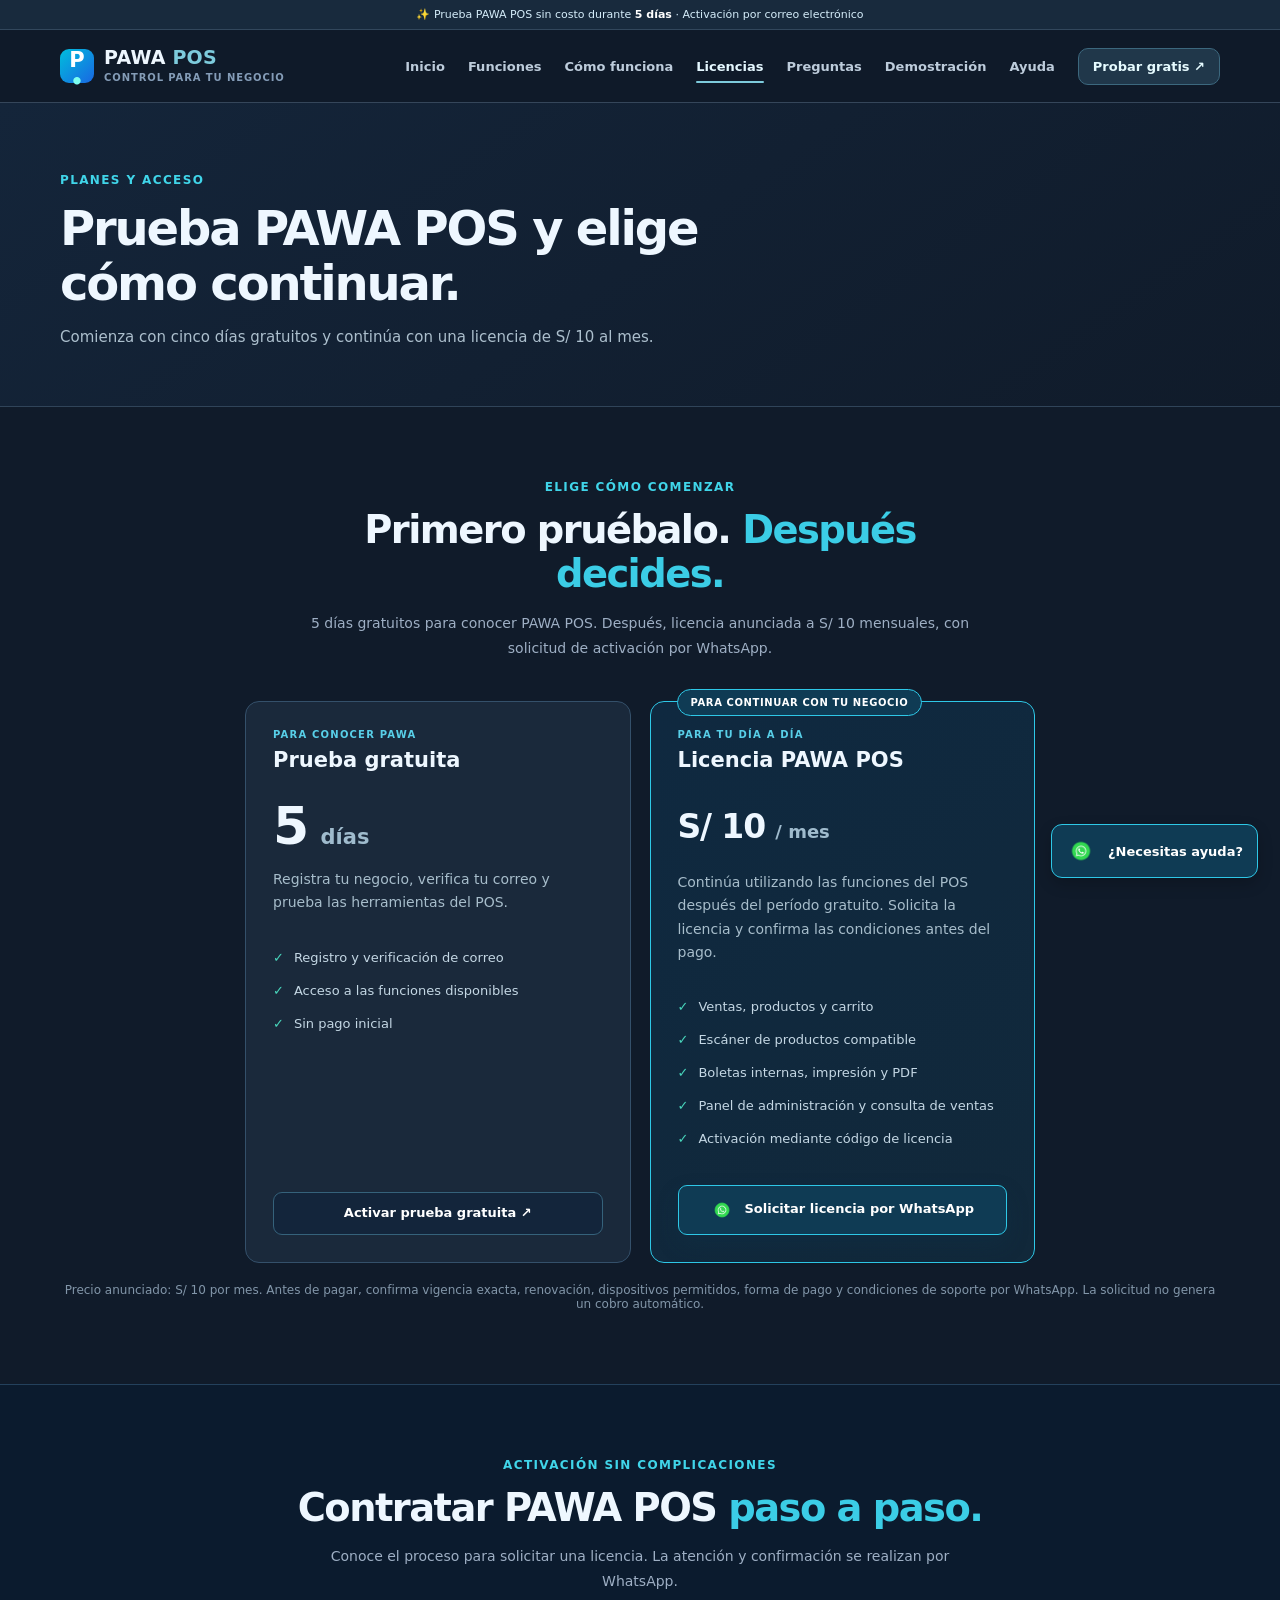
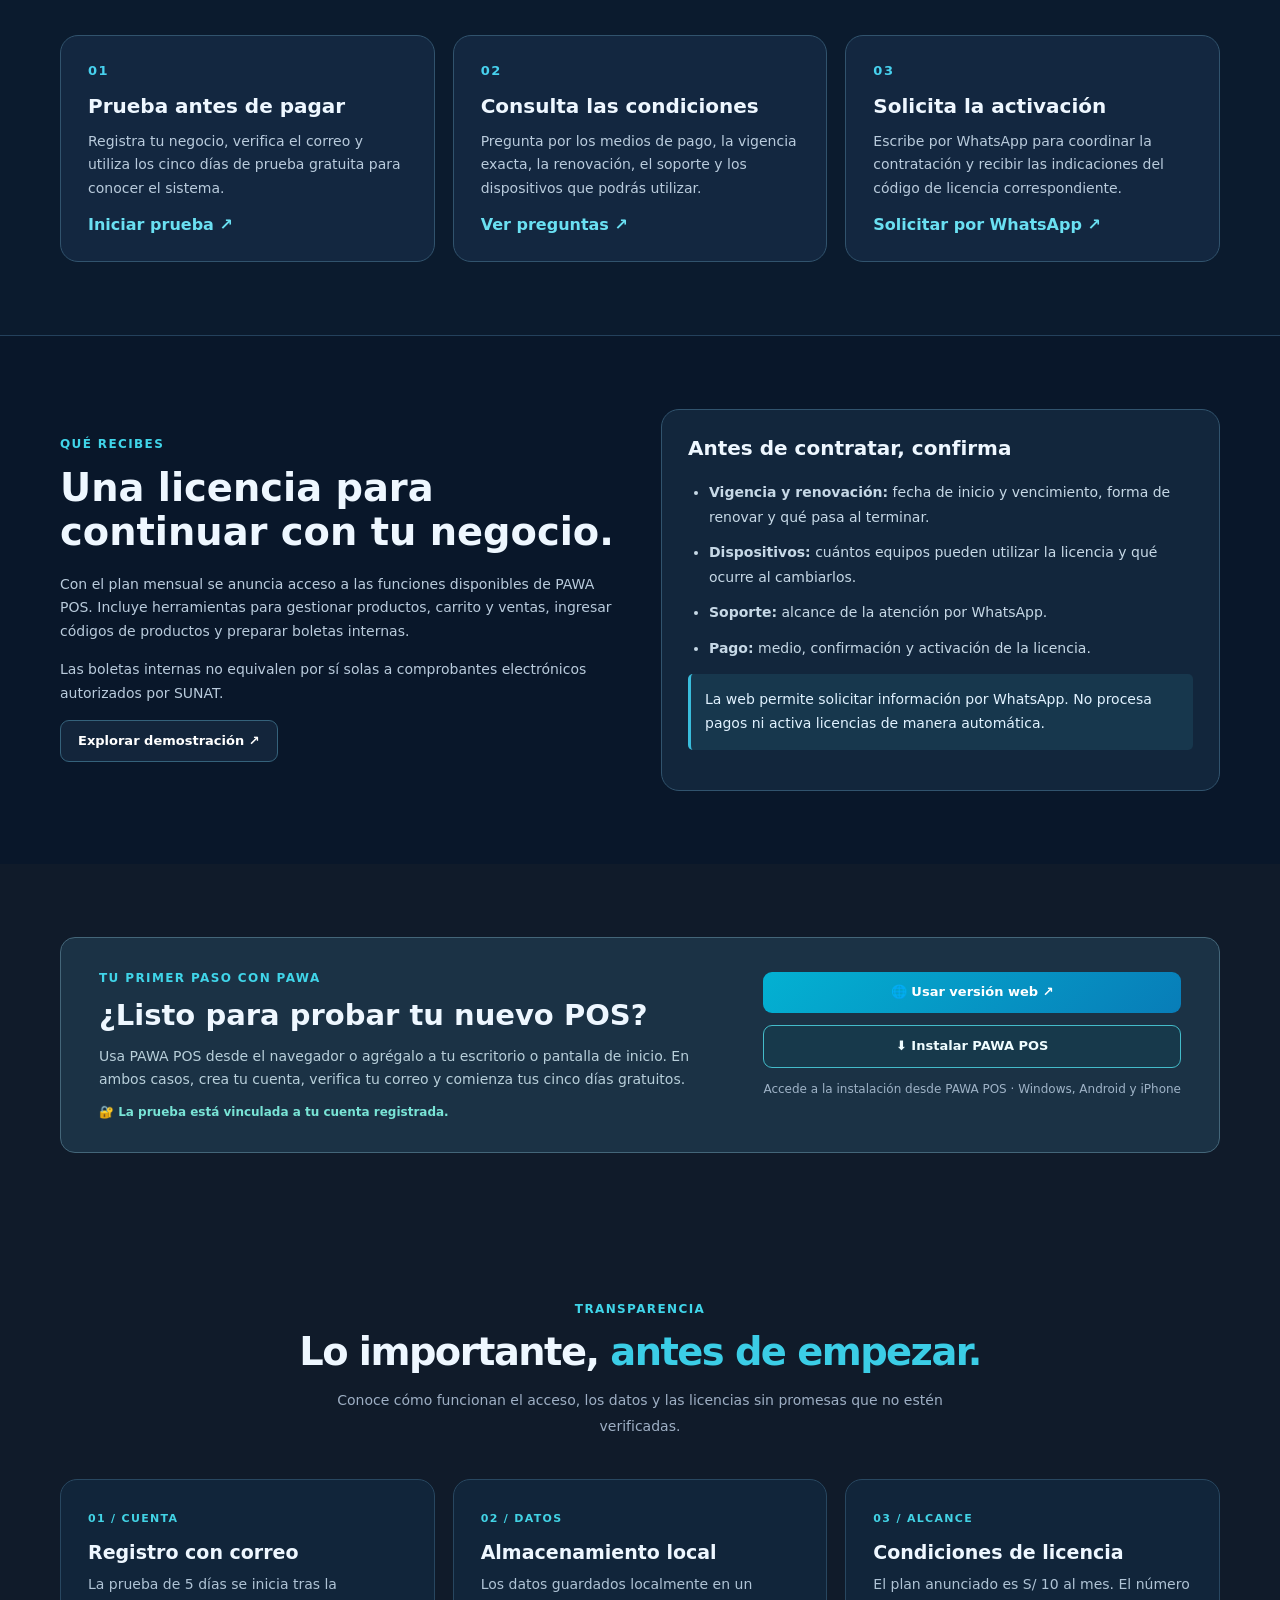
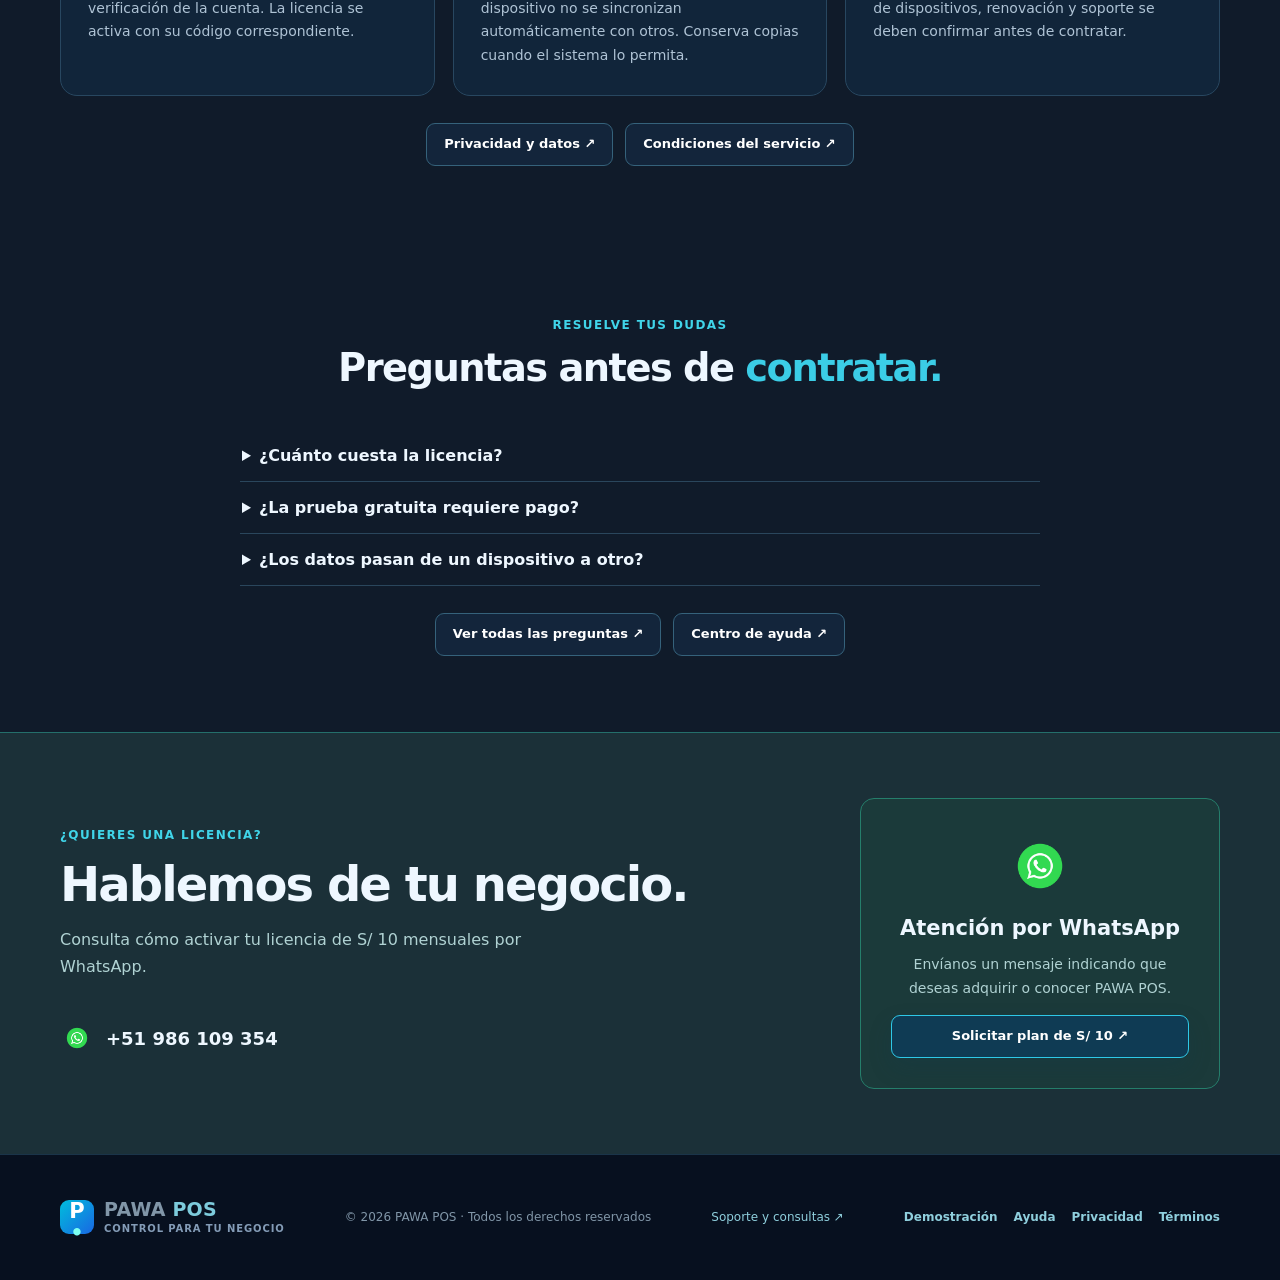
<file: licencias.html>
<!DOCTYPE html>

<html lang="es">
<head>
<meta charset="utf-8"/>
<meta content="width=device-width, initial-scale=1, viewport-fit=cover" name="viewport"/>
<meta content="#081325" name="theme-color"/>
<meta content="Planes de PAWA POS, prueba gratuita de cinco días y contacto para licencias." name="description"/>
<meta content="PAWA POS desde S/ 10 al mes | Licencias" property="og:title"/>
<meta content="Planes de PAWA POS, prueba gratuita de cinco días y contacto para licencias." property="og:description"/>
<meta content="website" property="og:type"/>
<title>PAWA POS desde S/ 10 al mes | Licencias</title>
<link href="favicon.svg" rel="icon" type="image/svg+xml"/>
<link href="styles.css?v=19" rel="stylesheet"/>
<script defer="" src="config.js?v=12"></script>
<script defer="" src="app.js?v=19"></script>
</head>
<body data-page="licencias">
<a class="skip" href="#contenido">Ir al contenido</a>
<div class="topline">✨ Prueba PAWA POS sin costo durante <strong>5 días</strong> · Activación por correo electrónico</div>
<header class="site-header">
<div class="container header-inner">
<a aria-label="PAWA POS, inicio" class="brand" href="index.html"><span class="brand-symbol">P<span class="brand-dot">•</span></span><span>PAWA<span class="brand-pos"> POS</span><small>Control para tu negocio</small></span></a>
<button aria-controls="site-nav" aria-expanded="false" aria-label="Abrir menú" class="menu-toggle" type="button">☰</button>
<nav aria-label="Navegación principal" class="site-nav" id="site-nav"><a href="index.html">Inicio</a><a href="funciones.html">Funciones</a><a href="como-funciona.html">Cómo funciona</a><a aria-current="page" href="licencias.html">Licencias</a><a href="preguntas.html">Preguntas</a><a href="demostracion.html">Demostración</a><a href="ayuda.html">Ayuda</a><a class="nav-cta" href="index.html#prueba">Probar gratis ↗</a></nav>
</div>
</header>
<main id="contenido"><section class="page-hero"><div class="container"><div class="kicker">PLANES Y ACCESO</div><h1>Prueba PAWA POS y elige cómo continuar.</h1><p>Comienza con cinco días gratuitos y continúa con una licencia de S/ 10 al mes.</p></div></section><section class="section plans-section" id="licencias"><div class="container"><div class="section-head"><div class="kicker">ELIGE CÓMO COMENZAR</div><h2>Primero pruébalo. <em>Después decides.</em></h2><p>5 días gratuitos para conocer PAWA POS. Después, licencia anunciada a S/ 10 mensuales, con solicitud de activación por WhatsApp.</p></div><div aria-label="Controles de planes" class="plan-carousel-tools"><span class="plan-carousel-label">Desliza para comparar planes</span><div class="plan-carousel-arrows"><button aria-label="Ver plan anterior" class="plan-arrow" data-plan-prev="" type="button">‹</button><span aria-live="polite" class="plan-carousel-count" id="plan-carousel-count">1 / 2</span><button aria-label="Ver siguiente plan" class="plan-arrow" data-plan-next="" type="button">›</button></div></div><div aria-label="Planes de PAWA POS. Desliza horizontalmente para cambiar de plan" class="plans" id="plans-carousel" role="region" tabindex="0"><article class="plan"><div class="plan-top"><span>PARA CONOCER PAWA</span><strong>Prueba gratuita</strong></div><div class="price">5 <span>días</span></div><p>Registra tu negocio, verifica tu correo y prueba las herramientas del POS.</p><ul><li>Registro y verificación de correo</li><li>Acceso a las funciones disponibles</li><li>Sin pago inicial</li></ul><a class="btn btn-outline plan-button" href="index.html#prueba">Activar prueba gratuita ↗</a></article><article class="plan highlighted"><div class="popular">PARA CONTINUAR CON TU NEGOCIO</div><div class="plan-top"><span>PARA TU DÍA A DÍA</span><strong>Licencia PAWA POS</strong></div><div class="price smaller">S/ 10 <span>/ mes</span></div><p>Continúa utilizando las funciones del POS después del período gratuito. Solicita la licencia y confirma las condiciones antes del pago.</p><ul><li>Ventas, productos y carrito</li><li>Escáner de productos compatible</li><li>Boletas internas, impresión y PDF</li><li>Panel de administración y consulta de ventas</li><li>Activación mediante código de licencia</li></ul><a class="btn btn-green plan-button" data-whatsapp="buy" href="https://wa.me/51986109354"><img alt="" class="wa-logo-btn" src="whatsapp-logo.png"/> Solicitar licencia por WhatsApp</a></article></div><p class="plan-note">Precio anunciado: S/ 10 por mes. Antes de pagar, confirma vigencia exacta, renovación, dispositivos permitidos, forma de pago y condiciones de soporte por WhatsApp. La solicitud no genera un cobro automático.</p></div></section><section class="purchase-steps section" id="contratar"><div class="container"><div class="section-head"><div class="kicker">ACTIVACIÓN SIN COMPLICACIONES</div><h2>Contratar PAWA POS <em>paso a paso.</em></h2><p>Conoce el proceso para solicitar una licencia. La atención y confirmación se realizan por WhatsApp.</p></div><div class="purchase-grid"><article><div class="purchase-step">01</div><h3>Prueba antes de pagar</h3><p>Registra tu negocio, verifica el correo y utiliza los cinco días de prueba gratuita para conocer el sistema.</p><a href="index.html#prueba">Iniciar prueba ↗</a></article><article><div class="purchase-step">02</div><h3>Consulta las condiciones</h3><p>Pregunta por los medios de pago, la vigencia exacta, la renovación, el soporte y los dispositivos que podrás utilizar.</p><a href="preguntas.html">Ver preguntas ↗</a></article><article><div class="purchase-step">03</div><h3>Solicita la activación</h3><p>Escribe por WhatsApp para coordinar la contratación y recibir las indicaciones del código de licencia correspondiente.</p><a data-whatsapp="buy" href="https://wa.me/51986109354">Solicitar por WhatsApp ↗</a></article></div></div></section><section class="purchase-details section" id="condiciones"><div class="container"><div class="purchase-two"><div><div class="kicker">QUÉ RECIBES</div><h2>Una licencia para continuar con tu negocio.</h2><p>Con el plan mensual se anuncia acceso a las funciones disponibles de PAWA POS. Incluye herramientas para gestionar productos, carrito y ventas, ingresar códigos de productos y preparar boletas internas.</p><p>Las boletas internas no equivalen por sí solas a comprobantes electrónicos autorizados por SUNAT.</p><a class="btn btn-outline" href="demostracion.html">Explorar demostración ↗</a></div><div class="purchase-questions"><h3>Antes de contratar, confirma</h3><ul><li><strong>Vigencia y renovación:</strong> fecha de inicio y vencimiento, forma de renovar y qué pasa al terminar.</li><li><strong>Dispositivos:</strong> cuántos equipos pueden utilizar la licencia y qué ocurre al cambiarlos.</li><li><strong>Soporte:</strong> alcance de la atención por WhatsApp.</li><li><strong>Pago:</strong> medio, confirmación y activación de la licencia.</li></ul><p class="purchase-warning">La web permite solicitar información por WhatsApp. No procesa pagos ni activa licencias de manera automática.</p></div></div></div></section><section class="section" id="prueba"><div class="container"><div class="trial-banner"><div><div class="kicker">TU PRIMER PASO CON PAWA</div><h2>¿Listo para probar tu nuevo POS?</h2><p>Usa PAWA POS desde el navegador o agrégalo a tu escritorio o pantalla de inicio. En ambos casos, crea tu cuenta, verifica tu correo y comienza tus cinco días gratuitos.</p><div class="trial-note">🔐 La prueba está vinculada a tu cuenta registrada.</div></div><div class="trial-action"><a class="btn btn-primary btn-large" data-pos-link="" href="index.html#prueba">🌐 Usar versión web ↗</a><a class="btn btn-install btn-large" data-install-pos="" href="index.html#prueba">⬇ Instalar PAWA POS</a><span class="install-hint">Accede a la instalación desde PAWA POS · Windows, Android y iPhone</span><span aria-live="polite" class="config-status" id="pos-config-status" role="status"></span></div></div></div></section><section class="section pro-section" id="informacion-clara"><div class="container"><div class="section-head"><div class="kicker">TRANSPARENCIA</div><h2>Lo importante, <em>antes de empezar.</em></h2><p>Conoce cómo funcionan el acceso, los datos y las licencias sin promesas que no estén verificadas.</p></div><div class="pro-grid"><article class="pro-tile"><span class="pro-num">01 / CUENTA</span><h3>Registro con correo</h3><p>La prueba de 5 días se inicia tras la verificación de la cuenta. La licencia se activa con su código correspondiente.</p></article><article class="pro-tile"><span class="pro-num">02 / DATOS</span><h3>Almacenamiento local</h3><p>Los datos guardados localmente en un dispositivo no se sincronizan automáticamente con otros. Conserva copias cuando el sistema lo permita.</p></article><article class="pro-tile"><span class="pro-num">03 / ALCANCE</span><h3>Condiciones de licencia</h3><p>El plan anunciado es S/ 10 al mes. El número de dispositivos, renovación y soporte se deben confirmar antes de contratar.</p></article></div><div class="pro-actions"><a class="btn btn-outline" href="privacidad.html">Privacidad y datos ↗</a><a class="btn btn-outline" href="terminos.html">Condiciones del servicio ↗</a></div></div></section><section class="section pro-section"><div class="container"><div class="section-head"><div class="kicker">RESUELVE TUS DUDAS</div><h2>Preguntas antes de <em>contratar.</em></h2></div><div class="pro-faq"><details><summary>¿Cuánto cuesta la licencia?</summary><p>S/ 10 mensuales, según el precio anunciado en esta web. Confirma las condiciones de contratación por WhatsApp.</p></details><details><summary>¿La prueba gratuita requiere pago?</summary><p>El período de prueba de 5 días no requiere un pago inicial; comienza al verificar tu correo.</p></details><details><summary>¿Los datos pasan de un dispositivo a otro?</summary><p>Los datos almacenados localmente no se sincronizan automáticamente entre equipos.</p></details></div><div class="pro-actions"><a class="btn btn-outline" href="preguntas.html">Ver todas las preguntas ↗</a><a class="btn btn-outline" href="ayuda.html">Centro de ayuda ↗</a></div></div></section><section class="contact-section" id="contacto"><div class="container contact-grid"><div><div class="kicker">¿QUIERES UNA LICENCIA?</div><h2>Hablemos de tu negocio.</h2><p>Consulta cómo activar tu licencia de S/ 10 mensuales por WhatsApp.</p><div class="contact-number"><img alt="WhatsApp" class="wa-logo-inline" src="whatsapp-logo.png"/> <span>+51 986 109 354</span></div></div><div class="contact-card"><div class="contact-icon"><img alt="WhatsApp" class="wa-logo-card" src="whatsapp-logo.png"/></div><h3>Atención por WhatsApp</h3><p>Envíanos un mensaje indicando que deseas adquirir o conocer PAWA POS.</p><a class="btn btn-green btn-full" data-whatsapp="buy" href="https://wa.me/51986109354">Solicitar plan de S/ 10 ↗</a></div></div></section></main>
<footer class="footer"><div class="container footer-main"><div class="brand footer-brand"><span class="brand-symbol">P<span class="brand-dot">•</span></span><span>PAWA<span class="brand-pos"> POS</span><small>Control para tu negocio</small></span></div><span>© <span id="year">2026</span> PAWA POS · Todos los derechos reservados</span><a data-whatsapp="info" href="https://wa.me/51986109354">Soporte y consultas ↗</a><nav aria-label="Información del sitio" class="pro-footer-links"><a href="demostracion.html">Demostración</a><a href="ayuda.html">Ayuda</a><a href="privacidad.html">Privacidad</a><a href="terminos.html">Términos</a></nav></div></footer>
<a aria-label="Consultar PAWA POS por WhatsApp" class="whatsapp-float" data-whatsapp="buy" href="https://wa.me/51986109354"><img alt="WhatsApp" class="wa-logo-float" src="whatsapp-logo.png"/> <span>¿Necesitas ayuda?</span></a>

<div class="mobile-nav-shade" id="mobile-nav-shade" hidden></div>

<nav class="mobile-bottom-nav" aria-label="Accesos rápidos móviles"><a href="index.html" aria-label="Inicio"><span aria-hidden="true" class="mobile-bottom-icon">⌂</span><span>Inicio</span></a><a href="demostracion.html" aria-label="Demo"><span aria-hidden="true" class="mobile-bottom-icon">▣</span><span>Demo</span></a><a href="licencias.html" aria-current="page" aria-label="Planes"><span aria-hidden="true" class="mobile-bottom-icon">▤</span><span>Planes</span></a><a href="ayuda.html" aria-label="Ayuda"><span aria-hidden="true" class="mobile-bottom-icon">?</span><span>Ayuda</span></a></nav>
</body></html>
</file>
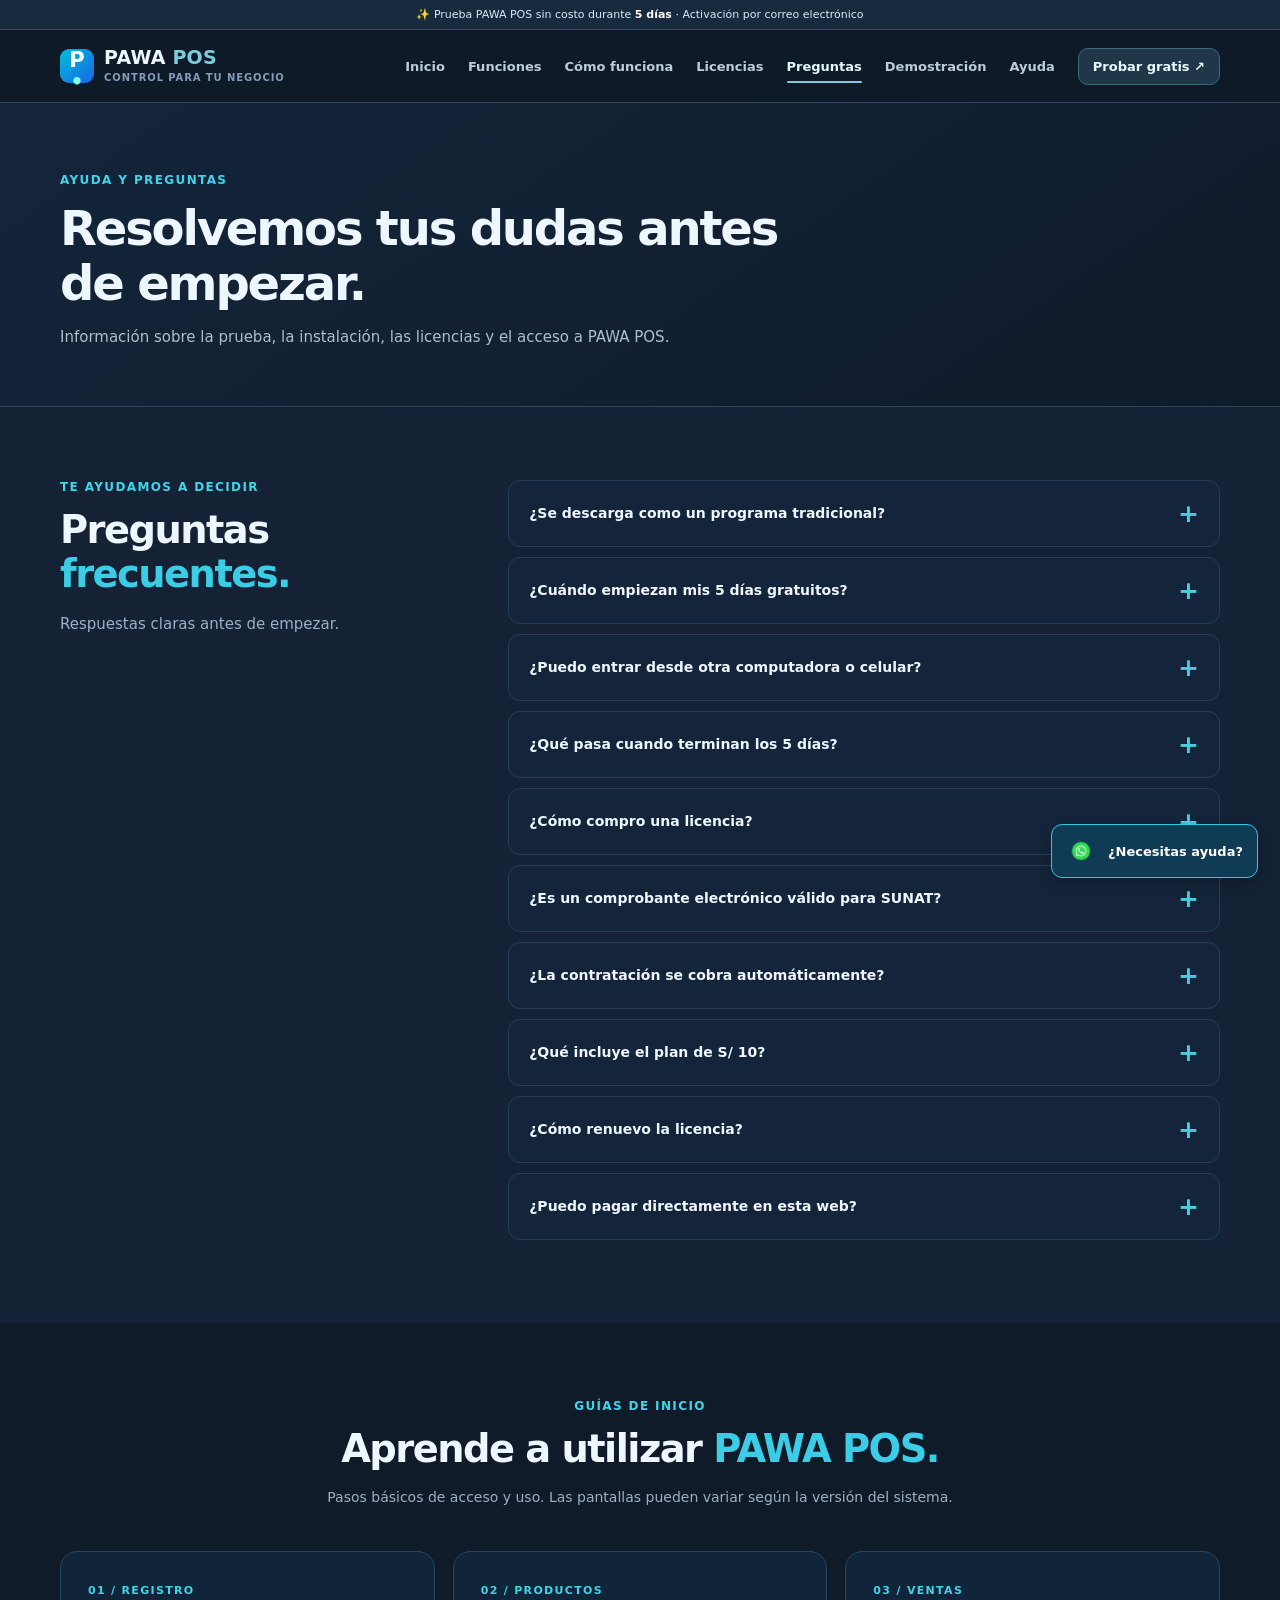
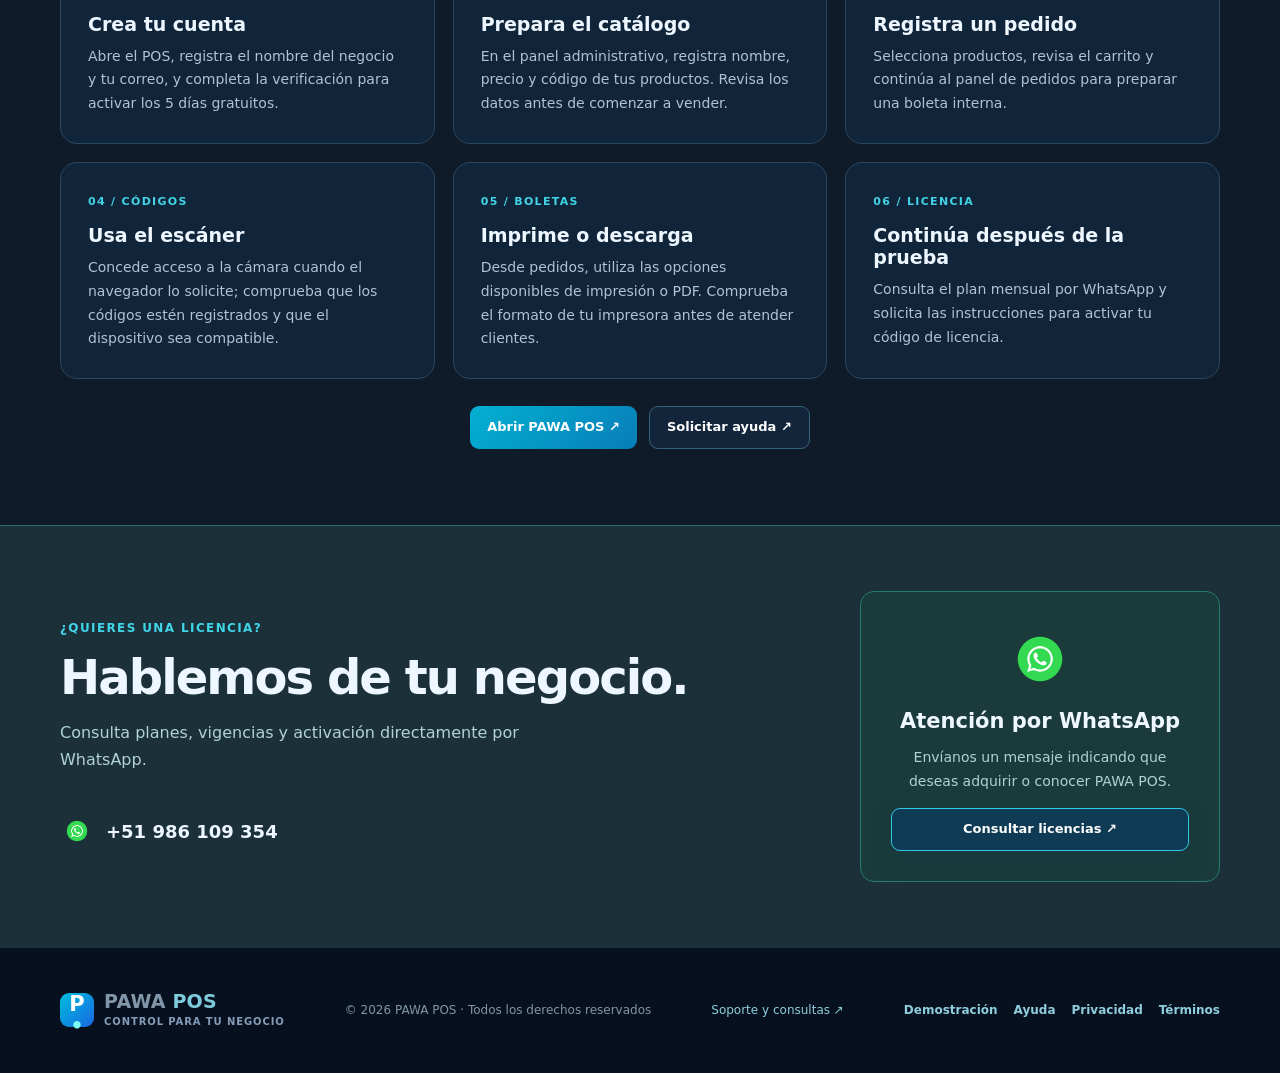
<file: preguntas.html>
<!DOCTYPE html>

<html lang="es">
<head>
<meta charset="utf-8"/>
<meta content="width=device-width, initial-scale=1, viewport-fit=cover" name="viewport"/>
<meta content="#081325" name="theme-color"/>
<meta content="Resuelve preguntas frecuentes sobre PAWA POS, instalación, licencias y prueba." name="description"/>
<meta content="Preguntas frecuentes de PAWA POS | Ayuda" property="og:title"/>
<meta content="Resuelve preguntas frecuentes sobre PAWA POS, instalación, licencias y prueba." property="og:description"/>
<meta content="website" property="og:type"/>
<title>Preguntas frecuentes de PAWA POS | Ayuda</title>
<link href="favicon.svg" rel="icon" type="image/svg+xml"/>
<link href="styles.css?v=19" rel="stylesheet"/>
<script defer="" src="config.js?v=12"></script>
<script defer="" src="app.js?v=19"></script>
</head>
<body data-page="preguntas">
<a class="skip" href="#contenido">Ir al contenido</a>
<div class="topline">✨ Prueba PAWA POS sin costo durante <strong>5 días</strong> · Activación por correo electrónico</div>
<header class="site-header">
<div class="container header-inner">
<a aria-label="PAWA POS, inicio" class="brand" href="index.html"><span class="brand-symbol">P<span class="brand-dot">•</span></span><span>PAWA<span class="brand-pos"> POS</span><small>Control para tu negocio</small></span></a>
<button aria-controls="site-nav" aria-expanded="false" aria-label="Abrir menú" class="menu-toggle" type="button">☰</button>
<nav aria-label="Navegación principal" class="site-nav" id="site-nav"><a href="index.html">Inicio</a><a href="funciones.html">Funciones</a><a href="como-funciona.html">Cómo funciona</a><a href="licencias.html">Licencias</a><a aria-current="page" href="preguntas.html">Preguntas</a><a href="demostracion.html">Demostración</a><a href="ayuda.html">Ayuda</a><a class="nav-cta" href="index.html#prueba">Probar gratis ↗</a></nav>
</div>
</header>
<main id="contenido"><section class="page-hero"><div class="container"><div class="kicker">AYUDA Y PREGUNTAS</div><h1>Resolvemos tus dudas antes de empezar.</h1><p>Información sobre la prueba, la instalación, las licencias y el acceso a PAWA POS.</p></div></section><section class="section faq-section" id="preguntas"><div class="container faq-grid"><div><div class="kicker">TE AYUDAMOS A DECIDIR</div><h2>Preguntas <em>frecuentes.</em></h2><p>Respuestas claras antes de empezar.</p></div><div class="faq-list"><details><summary>¿Se descarga como un programa tradicional?</summary><p>PAWA POS es una aplicación web instalable (PWA). En navegadores compatibles se puede instalar desde una ventana del navegador. En iPhone se agrega desde Safari con Compartir → Añadir a pantalla de inicio. No se descarga un instalador .exe ni .apk desde esta página.</p></details><details><summary>¿Cuándo empiezan mis 5 días gratuitos?</summary><p>Cuando verificas correctamente tu correo. El plazo es de 120 horas y está asociado a tu cuenta.</p></details><details><summary>¿Puedo entrar desde otra computadora o celular?</summary><p>Puedes iniciar sesión con la misma cuenta desde otro navegador o dispositivo. El tiempo de prueba no se reinicia. Los datos guardados localmente no se sincronizan automáticamente entre equipos.</p></details><details><summary>¿Qué pasa cuando terminan los 5 días?</summary><p>El acceso a las funciones protegidas se bloquea y se solicita una licencia para continuar.</p></details><details><summary>¿Cómo compro una licencia?</summary><p>El plan cuesta S/ 10 mensuales. Presiona el botón de WhatsApp para coordinar el pago y la activación mediante el código correspondiente.</p></details><details><summary>¿Es un comprobante electrónico válido para SUNAT?</summary><p>La impresión de boletas internas del POS no equivale por sí sola a la emisión de comprobantes electrónicos autorizados por SUNAT. Consulta antes de contratar si necesitas integración tributaria.</p></details><details><summary>¿La contratación se cobra automáticamente?</summary><p>No desde esta página: el botón abre WhatsApp para consultar y coordinar la licencia. Confirma los medios de pago y el procedimiento de renovación antes de contratar.</p></details><details><summary>¿Qué incluye el plan de S/ 10?</summary><p>Se anuncia el acceso a las funciones disponibles del POS, como productos, ventas, carrito, escáner compatible y boletas internas. La cantidad de dispositivos y condiciones del soporte se deben confirmar.</p></details><details><summary>¿Cómo renuevo la licencia?</summary><p>Consulta por WhatsApp el procedimiento de renovación, las fechas de vencimiento y cómo continuar con el acceso. Esta página no configura renovaciones automáticas.</p></details><details><summary>¿Puedo pagar directamente en esta web?</summary><p>No. Esta web comercial no tiene pasarela de pago; permite consultar y solicitar la contratación a través de WhatsApp.</p></details></div></div></section><section class="section pro-section" id="guias"><div class="container"><div class="section-head"><div class="kicker">GUÍAS DE INICIO</div><h2>Aprende a utilizar <em>PAWA POS.</em></h2><p>Pasos básicos de acceso y uso. Las pantallas pueden variar según la versión del sistema.</p></div><div class="pro-grid"><article class="pro-tile"><span class="pro-num">01 / REGISTRO</span><h3>Crea tu cuenta</h3><p>Abre el POS, registra el nombre del negocio y tu correo, y completa la verificación para activar los 5 días gratuitos.</p></article><article class="pro-tile"><span class="pro-num">02 / PRODUCTOS</span><h3>Prepara el catálogo</h3><p>En el panel administrativo, registra nombre, precio y código de tus productos. Revisa los datos antes de comenzar a vender.</p></article><article class="pro-tile"><span class="pro-num">03 / VENTAS</span><h3>Registra un pedido</h3><p>Selecciona productos, revisa el carrito y continúa al panel de pedidos para preparar una boleta interna.</p></article><article class="pro-tile"><span class="pro-num">04 / CÓDIGOS</span><h3>Usa el escáner</h3><p>Concede acceso a la cámara cuando el navegador lo solicite; comprueba que los códigos estén registrados y que el dispositivo sea compatible.</p></article><article class="pro-tile"><span class="pro-num">05 / BOLETAS</span><h3>Imprime o descarga</h3><p>Desde pedidos, utiliza las opciones disponibles de impresión o PDF. Comprueba el formato de tu impresora antes de atender clientes.</p></article><article class="pro-tile"><span class="pro-num">06 / LICENCIA</span><h3>Continúa después de la prueba</h3><p>Consulta el plan mensual por WhatsApp y solicita las instrucciones para activar tu código de licencia.</p></article></div><div class="pro-actions"><a class="btn btn-primary" data-pos-link="" href="index.html#prueba">Abrir PAWA POS ↗</a><a class="btn btn-outline" data-whatsapp="info" href="https://wa.me/51986109354">Solicitar ayuda ↗</a></div></div></section><section class="contact-section" id="contacto"><div class="container contact-grid"><div><div class="kicker">¿QUIERES UNA LICENCIA?</div><h2>Hablemos de tu negocio.</h2><p>Consulta planes, vigencias y activación directamente por WhatsApp.</p><div class="contact-number"><img alt="WhatsApp" class="wa-logo-inline" src="whatsapp-logo.png"/> <span>+51 986 109 354</span></div></div><div class="contact-card"><div class="contact-icon"><img alt="WhatsApp" class="wa-logo-card" src="whatsapp-logo.png"/></div><h3>Atención por WhatsApp</h3><p>Envíanos un mensaje indicando que deseas adquirir o conocer PAWA POS.</p><a class="btn btn-green btn-full" data-whatsapp="buy" href="https://wa.me/51986109354">Consultar licencias ↗</a></div></div></section></main>
<footer class="footer"><div class="container footer-main"><div class="brand footer-brand"><span class="brand-symbol">P<span class="brand-dot">•</span></span><span>PAWA<span class="brand-pos"> POS</span><small>Control para tu negocio</small></span></div><span>© <span id="year">2026</span> PAWA POS · Todos los derechos reservados</span><a data-whatsapp="info" href="https://wa.me/51986109354">Soporte y consultas ↗</a><nav aria-label="Información del sitio" class="pro-footer-links"><a href="demostracion.html">Demostración</a><a href="ayuda.html">Ayuda</a><a href="privacidad.html">Privacidad</a><a href="terminos.html">Términos</a></nav></div></footer>
<a aria-label="Consultar PAWA POS por WhatsApp" class="whatsapp-float" data-whatsapp="buy" href="https://wa.me/51986109354"><img alt="WhatsApp" class="wa-logo-float" src="whatsapp-logo.png"/> <span>¿Necesitas ayuda?</span></a>

<div class="mobile-nav-shade" id="mobile-nav-shade" hidden></div>

<nav class="mobile-bottom-nav" aria-label="Accesos rápidos móviles"><a href="index.html" aria-label="Inicio"><span aria-hidden="true" class="mobile-bottom-icon">⌂</span><span>Inicio</span></a><a href="demostracion.html" aria-label="Demo"><span aria-hidden="true" class="mobile-bottom-icon">▣</span><span>Demo</span></a><a href="licencias.html" aria-label="Planes"><span aria-hidden="true" class="mobile-bottom-icon">▤</span><span>Planes</span></a><a href="ayuda.html" aria-label="Ayuda"><span aria-hidden="true" class="mobile-bottom-icon">?</span><span>Ayuda</span></a></nav>
</body></html>
</file>
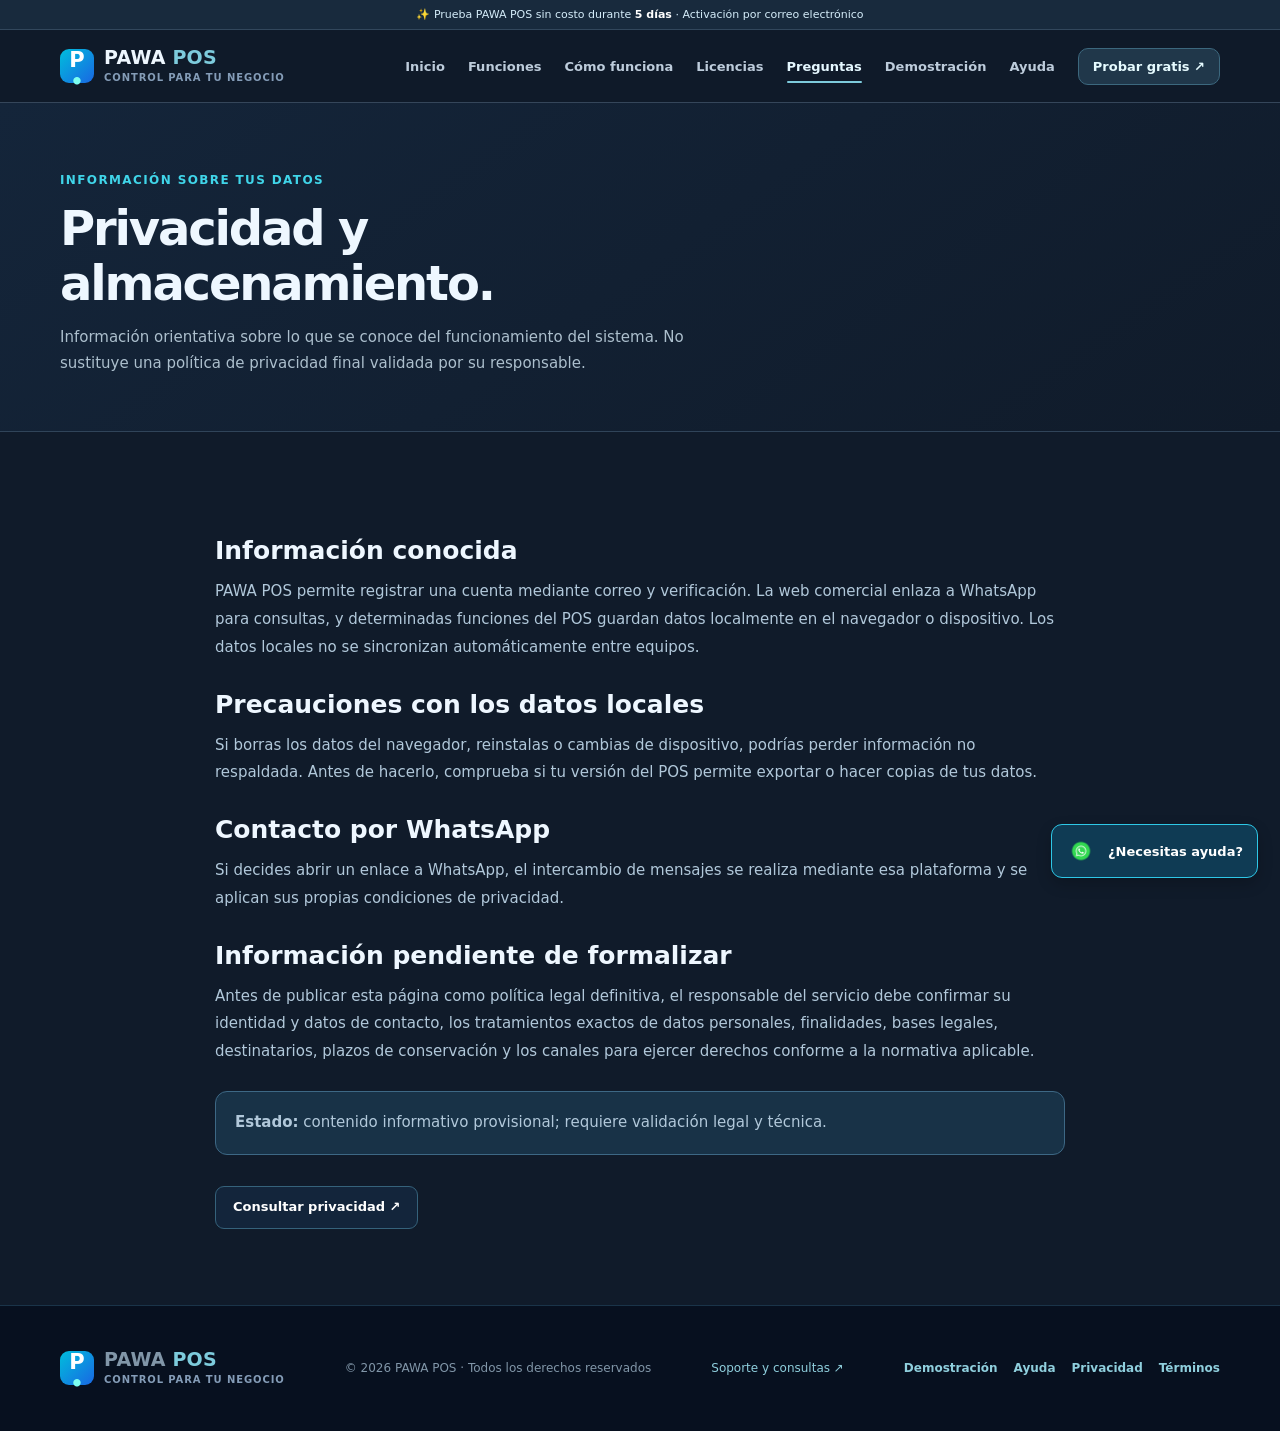
<file: privacidad.html>
<!DOCTYPE html>

<html lang="es">
<head>
<meta charset="utf-8"/>
<meta content="width=device-width, initial-scale=1, viewport-fit=cover" name="viewport"/>
<meta content="#081325" name="theme-color"/>
<meta content="Información sobre almacenamiento local, cuenta, contacto y tratamiento de datos en PAWA POS." name="description"/>
<meta content="Privacidad y datos | PAWA POS" property="og:title"/>
<meta content="Información sobre almacenamiento local, cuenta, contacto y tratamiento de datos en PAWA POS." property="og:description"/>
<meta content="website" property="og:type"/>
<title>Privacidad y datos | PAWA POS</title>
<link href="favicon.svg" rel="icon" type="image/svg+xml"/>
<link href="styles.css?v=19" rel="stylesheet"/>
<script defer="" src="config.js?v=12"></script>
<script defer="" src="app.js?v=19"></script>
</head>
<body data-page="privacidad">
<a class="skip" href="#contenido">Ir al contenido</a>
<div class="topline">✨ Prueba PAWA POS sin costo durante <strong>5 días</strong> · Activación por correo electrónico</div>
<header class="site-header">
<div class="container header-inner">
<a aria-label="PAWA POS, inicio" class="brand" href="index.html"><span class="brand-symbol">P<span class="brand-dot">•</span></span><span>PAWA<span class="brand-pos"> POS</span><small>Control para tu negocio</small></span></a>
<button aria-controls="site-nav" aria-expanded="false" aria-label="Abrir menú" class="menu-toggle" type="button">☰</button>
<nav aria-label="Navegación principal" class="site-nav" id="site-nav"><a href="index.html">Inicio</a><a href="funciones.html">Funciones</a><a href="como-funciona.html">Cómo funciona</a><a href="licencias.html">Licencias</a><a aria-current="page" href="preguntas.html">Preguntas</a><a href="demostracion.html">Demostración</a><a href="ayuda.html">Ayuda</a><a class="nav-cta" href="index.html#prueba">Probar gratis ↗</a></nav>
</div>
</header>
<main id="contenido"><section class="page-hero"><div class="container"><div class="kicker">INFORMACIÓN SOBRE TUS DATOS</div><h1>Privacidad y almacenamiento.</h1><p>Información orientativa sobre lo que se conoce del funcionamiento del sistema. No sustituye una política de privacidad final validada por su responsable.</p></div></section><section class="section pro-section"><div class="container pro-prose"><h2>Información conocida</h2><p>PAWA POS permite registrar una cuenta mediante correo y verificación. La web comercial enlaza a WhatsApp para consultas, y determinadas funciones del POS guardan datos localmente en el navegador o dispositivo. Los datos locales no se sincronizan automáticamente entre equipos.</p><h2>Precauciones con los datos locales</h2><p>Si borras los datos del navegador, reinstalas o cambias de dispositivo, podrías perder información no respaldada. Antes de hacerlo, comprueba si tu versión del POS permite exportar o hacer copias de tus datos.</p><h2>Contacto por WhatsApp</h2><p>Si decides abrir un enlace a WhatsApp, el intercambio de mensajes se realiza mediante esa plataforma y se aplican sus propias condiciones de privacidad.</p><h2>Información pendiente de formalizar</h2><p>Antes de publicar esta página como política legal definitiva, el responsable del servicio debe confirmar su identidad y datos de contacto, los tratamientos exactos de datos personales, finalidades, bases legales, destinatarios, plazos de conservación y los canales para ejercer derechos conforme a la normativa aplicable.</p><p class="pro-legal-warning"><strong>Estado:</strong> contenido informativo provisional; requiere validación legal y técnica.</p><a class="btn btn-outline" data-whatsapp="info" href="https://wa.me/51986109354">Consultar privacidad ↗</a></div></section></main>
<footer class="footer"><div class="container footer-main"><div class="brand footer-brand"><span class="brand-symbol">P<span class="brand-dot">•</span></span><span>PAWA<span class="brand-pos"> POS</span><small>Control para tu negocio</small></span></div><span>© <span id="year">2026</span> PAWA POS · Todos los derechos reservados</span><a data-whatsapp="info" href="https://wa.me/51986109354">Soporte y consultas ↗</a><nav aria-label="Información del sitio" class="pro-footer-links"><a href="demostracion.html">Demostración</a><a href="ayuda.html">Ayuda</a><a href="privacidad.html">Privacidad</a><a href="terminos.html">Términos</a></nav></div></footer>
<a aria-label="Consultar PAWA POS por WhatsApp" class="whatsapp-float" data-whatsapp="buy" href="https://wa.me/51986109354"><img alt="WhatsApp" class="wa-logo-float" src="whatsapp-logo.png"/> <span>¿Necesitas ayuda?</span></a>

<div class="mobile-nav-shade" id="mobile-nav-shade" hidden></div>

<nav class="mobile-bottom-nav" aria-label="Accesos rápidos móviles"><a href="index.html" aria-label="Inicio"><span aria-hidden="true" class="mobile-bottom-icon">⌂</span><span>Inicio</span></a><a href="demostracion.html" aria-label="Demo"><span aria-hidden="true" class="mobile-bottom-icon">▣</span><span>Demo</span></a><a href="licencias.html" aria-label="Planes"><span aria-hidden="true" class="mobile-bottom-icon">▤</span><span>Planes</span></a><a href="ayuda.html" aria-label="Ayuda"><span aria-hidden="true" class="mobile-bottom-icon">?</span><span>Ayuda</span></a></nav>
</body></html>
</file>
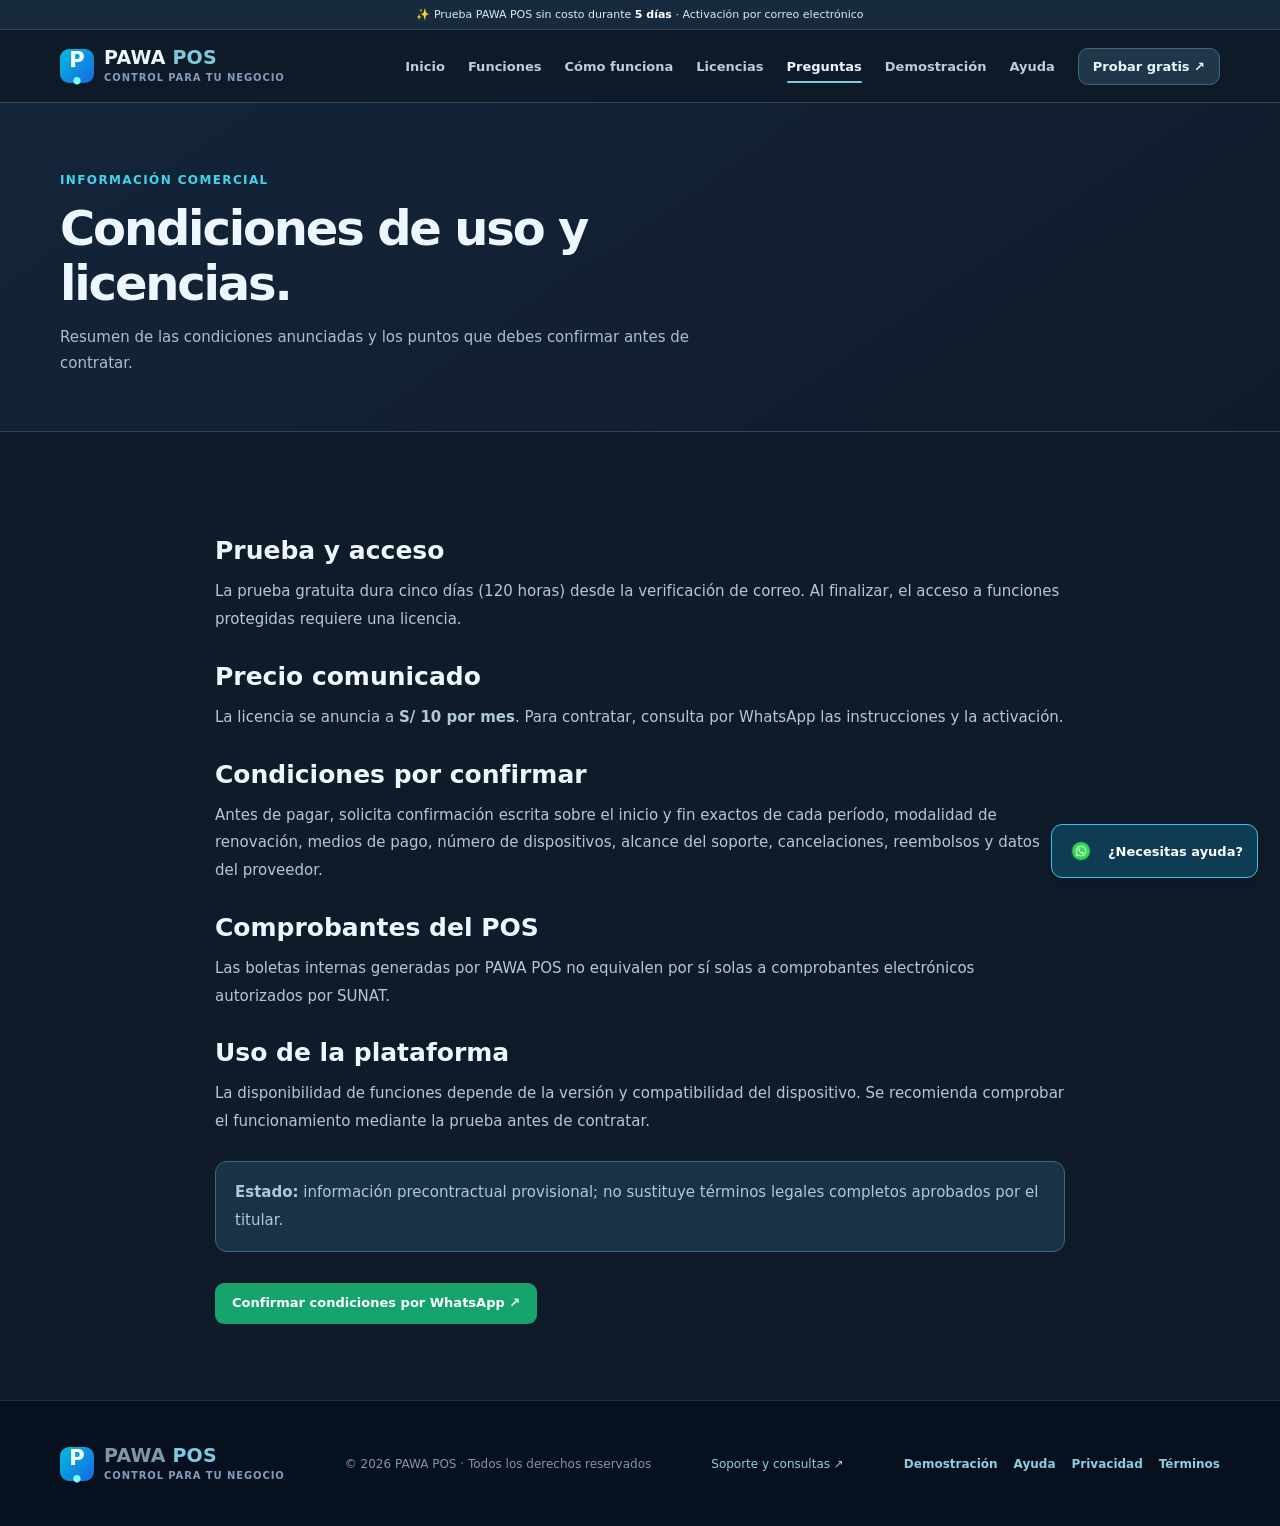
<file: terminos.html>
<!DOCTYPE html>

<html lang="es">
<head>
<meta charset="utf-8"/>
<meta content="width=device-width, initial-scale=1, viewport-fit=cover" name="viewport"/>
<meta content="#081325" name="theme-color"/>
<meta content="Información comercial del plan mensual de PAWA POS y condiciones que deben confirmarse antes de contratar." name="description"/>
<meta content="Condiciones y licencias | PAWA POS" property="og:title"/>
<meta content="Información comercial del plan mensual de PAWA POS y condiciones que deben confirmarse antes de contratar." property="og:description"/>
<meta content="website" property="og:type"/>
<title>Condiciones y licencias | PAWA POS</title>
<link href="favicon.svg" rel="icon" type="image/svg+xml"/>
<link href="styles.css?v=19" rel="stylesheet"/>
<script defer="" src="config.js?v=12"></script>
<script defer="" src="app.js?v=19"></script>
</head>
<body data-page="terminos">
<a class="skip" href="#contenido">Ir al contenido</a>
<div class="topline">✨ Prueba PAWA POS sin costo durante <strong>5 días</strong> · Activación por correo electrónico</div>
<header class="site-header">
<div class="container header-inner">
<a aria-label="PAWA POS, inicio" class="brand" href="index.html"><span class="brand-symbol">P<span class="brand-dot">•</span></span><span>PAWA<span class="brand-pos"> POS</span><small>Control para tu negocio</small></span></a>
<button aria-controls="site-nav" aria-expanded="false" aria-label="Abrir menú" class="menu-toggle" type="button">☰</button>
<nav aria-label="Navegación principal" class="site-nav" id="site-nav"><a href="index.html">Inicio</a><a href="funciones.html">Funciones</a><a href="como-funciona.html">Cómo funciona</a><a href="licencias.html">Licencias</a><a aria-current="page" href="preguntas.html">Preguntas</a><a href="demostracion.html">Demostración</a><a href="ayuda.html">Ayuda</a><a class="nav-cta" href="index.html#prueba">Probar gratis ↗</a></nav>
</div>
</header>
<main id="contenido"><section class="page-hero"><div class="container"><div class="kicker">INFORMACIÓN COMERCIAL</div><h1>Condiciones de uso y licencias.</h1><p>Resumen de las condiciones anunciadas y los puntos que debes confirmar antes de contratar.</p></div></section><section class="section pro-section"><div class="container pro-prose"><h2>Prueba y acceso</h2><p>La prueba gratuita dura cinco días (120 horas) desde la verificación de correo. Al finalizar, el acceso a funciones protegidas requiere una licencia.</p><h2>Precio comunicado</h2><p>La licencia se anuncia a <strong>S/ 10 por mes</strong>. Para contratar, consulta por WhatsApp las instrucciones y la activación.</p><h2>Condiciones por confirmar</h2><p>Antes de pagar, solicita confirmación escrita sobre el inicio y fin exactos de cada período, modalidad de renovación, medios de pago, número de dispositivos, alcance del soporte, cancelaciones, reembolsos y datos del proveedor.</p><h2>Comprobantes del POS</h2><p>Las boletas internas generadas por PAWA POS no equivalen por sí solas a comprobantes electrónicos autorizados por SUNAT.</p><h2>Uso de la plataforma</h2><p>La disponibilidad de funciones depende de la versión y compatibilidad del dispositivo. Se recomienda comprobar el funcionamiento mediante la prueba antes de contratar.</p><p class="pro-legal-warning"><strong>Estado:</strong> información precontractual provisional; no sustituye términos legales completos aprobados por el titular.</p><a class="btn btn-green" data-whatsapp="buy" href="https://wa.me/51986109354">Confirmar condiciones por WhatsApp ↗</a></div></section></main>
<footer class="footer"><div class="container footer-main"><div class="brand footer-brand"><span class="brand-symbol">P<span class="brand-dot">•</span></span><span>PAWA<span class="brand-pos"> POS</span><small>Control para tu negocio</small></span></div><span>© <span id="year">2026</span> PAWA POS · Todos los derechos reservados</span><a data-whatsapp="info" href="https://wa.me/51986109354">Soporte y consultas ↗</a><nav aria-label="Información del sitio" class="pro-footer-links"><a href="demostracion.html">Demostración</a><a href="ayuda.html">Ayuda</a><a href="privacidad.html">Privacidad</a><a href="terminos.html">Términos</a></nav></div></footer>
<a aria-label="Consultar PAWA POS por WhatsApp" class="whatsapp-float" data-whatsapp="buy" href="https://wa.me/51986109354"><img alt="WhatsApp" class="wa-logo-float" src="whatsapp-logo.png"/> <span>¿Necesitas ayuda?</span></a>

<div class="mobile-nav-shade" id="mobile-nav-shade" hidden></div>

<nav class="mobile-bottom-nav" aria-label="Accesos rápidos móviles"><a href="index.html" aria-label="Inicio"><span aria-hidden="true" class="mobile-bottom-icon">⌂</span><span>Inicio</span></a><a href="demostracion.html" aria-label="Demo"><span aria-hidden="true" class="mobile-bottom-icon">▣</span><span>Demo</span></a><a href="licencias.html" aria-label="Planes"><span aria-hidden="true" class="mobile-bottom-icon">▤</span><span>Planes</span></a><a href="ayuda.html" aria-label="Ayuda"><span aria-hidden="true" class="mobile-bottom-icon">?</span><span>Ayuda</span></a></nav>
</body></html>
</file>
<file: styles.css>
:root{color-scheme:dark;--bg:#081325;--surface:#101e33;--surface2:#15263e;--border:#263b55;--text:#eef7ff;--muted:#9aafc4;--cyan:#2ec8e7;--green:#1cae78;--font:Inter,ui-sans-serif,system-ui,-apple-system,'Segoe UI',Arial,sans-serif}*{box-sizing:border-box}html{scroll-behavior:smooth;scroll-padding-top:92px}body{margin:0;background:var(--bg);color:var(--text);font-family:var(--font);-webkit-font-smoothing:antialiased}a{color:inherit}button{font:inherit}.container{width:min(1160px,calc(100% - 42px));margin:auto}.skip{position:absolute;top:-60px;left:10px;z-index:100;background:white;color:black;padding:8px}.skip:focus{top:10px}.topline{background:#11314c;border-bottom:1px solid #20546b;text-align:center;padding:10px 14px;color:#d5edfa;font-size:12px}.topline strong{color:#fff}.site-header{position:sticky;top:0;z-index:20;background:#081325ed;backdrop-filter:blur(20px);border-bottom:1px solid #1e3449}.header-inner{display:flex;justify-content:space-between;align-items:center;min-height:82px}.brand{display:flex;align-items:center;gap:10px;text-decoration:none;letter-spacing:.2px;font-size:20px;font-weight:850;line-height:1.05}.brand-symbol{width:42px;height:42px;border-radius:13px;background:linear-gradient(135deg,#00bedc,#1967e3);display:grid;place-items:center;color:#fff;font-size:26px;box-shadow:0 8px 26px #0097dd39;position:relative}.brand-dot{color:#7cfff0}.brand-pos{color:var(--cyan)}.brand small{display:block;font-size:10px;letter-spacing:.09em;font-weight:600;color:#849cb7;margin-top:5px;text-transform:uppercase}.site-nav{display:flex;gap:28px;align-items:center}.site-nav a{font-size:13px;color:#bdccdb;text-decoration:none;font-weight:650;transition:color .2s}.site-nav a:hover{color:white}.site-nav .nav-cta{border:1px solid #1d8cb1;background:#0f3b54;padding:12px 16px;border-radius:10px;color:#e6fbff}.menu-toggle{display:none;background:transparent;border:1px solid var(--border);border-radius:9px;color:white;padding:8px 12px;font-size:22px}.hero{position:relative;overflow:hidden;padding:86px 0 96px;background:radial-gradient(ellipse at 70% 30%,#12375a 0,transparent 47%),linear-gradient(180deg,#091728,#081325)}.hero-halo{position:absolute;width:620px;height:620px;right:-280px;top:-170px;border:1px solid #2c5b763c;border-radius:50%;pointer-events:none}.hero-grid{display:grid;grid-template-columns:1fr 1.12fr;align-items:center;gap:56px;position:relative}.eyebrow,.kicker{font-size:12px;letter-spacing:.115em;font-weight:850;color:#40d5e9}.eyebrow{display:inline-flex;align-items:center;gap:9px;background:#11334d;border:1px solid #24627b;padding:10px 13px;border-radius:100px}.status-dot{width:7px;height:7px;background:#25dea8;border-radius:50%;box-shadow:0 0 0 4px #22dca121}h1,h2,h3,p{margin-top:0}.hero h1{font-size:clamp(41px,4.8vw,67px);line-height:1.095;letter-spacing:-.06em;margin:25px 0}.hero h1 span,.section-head h2 em,.faq-grid h2 em{color:#3bcde6;font-style:normal}.lead{font-size:17px;color:#acc0d3;line-height:1.72;max-width:530px}.hero-actions{display:flex;gap:12px;flex-wrap:wrap;margin-top:32px}.btn{display:inline-flex;align-items:center;justify-content:center;gap:10px;text-decoration:none;padding:15px 20px;border-radius:12px;font-size:14px;font-weight:800;line-height:1.3;transition:transform .15s,box-shadow .15s,background .15s;text-align:center}.btn:hover{transform:translateY(-2px)}.btn:focus-visible,a:focus-visible,button:focus-visible,summary:focus-visible{outline:3px solid #fff;outline-offset:3px}.btn-primary{background:linear-gradient(135deg,#03b1d2,#087db8);box-shadow:0 10px 26px #01b4db35;color:white}.btn-outline{border:1px solid #35627b;background:#13253b;color:white}.btn-green{background:#16a36c;color:white;box-shadow:0 10px 22px #17a16c2f}.btn-large{padding:18px 27px}.hero-notes{display:flex;flex-wrap:wrap;gap:15px;color:#92a9be;font-size:12px;margin-top:26px}.hero-notes span{white-space:nowrap}.hero-preview{position:relative;min-width:0;padding:24px 5px 25px}.glow{position:absolute;inset:15% 3%;filter:blur(70px);background:#02a8ed30}.preview-window{position:relative;border:1px solid #2b5270;border-radius:17px;background:#122038;overflow:hidden;box-shadow:0 30px 90px #0009;transform:perspective(1200px) rotateY(-4deg) rotateX(1deg)}.preview-top{height:38px;display:flex;align-items:center;justify-content:space-between;padding:0 14px;background:#0b182c;border-bottom:1px solid #294057;font-size:10px;color:#9bb1c4;letter-spacing:.09em}.traffic{display:flex;gap:5px}.traffic i{height:7px;width:7px;border-radius:100%;background:#e98383}.traffic i:nth-child(2){background:#e9bd63}.traffic i:nth-child(3){background:#4cd89a}.mock-layout{display:flex;min-height:315px}.mock-sidebar{width:112px;flex-shrink:0;display:flex;flex-direction:column;gap:7px;background:#101c2e;padding:20px 9px;border-right:1px solid #253c55}.mock-sidebar strong{font-size:13px;color:#4bd0ee;margin-bottom:12px}.mock-sidebar span{font-size:10px;padding:10px 6px;border-radius:7px;color:#9eb1c7}.mock-sidebar .mock-active{background:#17405b;color:#cdf8ff}.mock-main{min-width:0;flex:1;padding:18px}.mock-welcome,.mock-panel-title{display:flex;align-items:center;justify-content:space-between;gap:5px}.mock-welcome small{color:#55c7d9;font-size:9px;letter-spacing:.08em}.mock-welcome h3{font-size:17px;margin:6px 0 17px}.mock-chip{font-size:9px;background:#164735;color:#70e2a2;border:1px solid #2e6b56;padding:7px;border-radius:20px}.mock-stats{display:grid;grid-template-columns:repeat(3,1fr);gap:8px}.mock-stats>div,.mock-panel{border:1px solid #304760;background:#172b42;border-radius:9px;padding:12px}.mock-stats small{font-size:8px;letter-spacing:.04em;color:#adc0d1}.mock-stats b{display:block;color:#37c4e3;font-size:22px;margin:5px 0}.mock-stats span{font-size:9px;color:#b1c7d7}.mock-panel{margin-top:10px}.mock-panel-title strong{font-size:11px}.mock-panel-title span{font-size:9px;color:#35cde0}.mock-products{display:grid;grid-template-columns:repeat(3,1fr);gap:7px;margin-top:14px}.mock-products>div{background:#20344d;border:1px solid #2c4561;border-radius:8px;padding:8px;display:flex;flex-direction:column;gap:5px}.mock-shape{height:48px;border-radius:6px;display:grid;place-items:center;font-size:24px;background:#14546a;color:#6ed4f1}.mock-shape.s2{background:#514669;color:#c5b7f4}.mock-shape.s3{background:#4d5c3a;color:#d4e7a6}.mock-products strong{font-size:9px}.mock-products small{color:#88bba9;font-size:8px}.floating-pill{position:absolute;z-index:2;background:#142c42;border:1px solid #2a6d81;padding:10px 13px;border-radius:10px;font-size:11px;font-weight:700;box-shadow:0 13px 30px #0007}.pill1{left:-16px;bottom:13px}.pill2{right:-7px;top:1px}.trustline{background:#0c1d31;border-block:1px solid #1a3147}.trust-content{display:flex;justify-content:space-between;gap:15px;align-items:center;padding:22px 0;color:#91a7bd;font-size:14px;font-weight:700}.trust-content>span:first-child{font-size:10px;letter-spacing:.13em;color:#5f849d}.section{padding:100px 0}.section-head{text-align:center;max-width:690px;margin:0 auto 40px}.section-head h2,.faq-grid h2{font-size:clamp(30px,4vw,43px);line-height:1.16;letter-spacing:-.04em;margin:14px 0}.section-head p,.faq-grid>div>p{color:#9eafc4;font-size:15px;line-height:1.8}.feature-grid{display:grid;grid-template-columns:repeat(3,1fr);gap:17px}.feature-card{background:#101f34;border:1px solid #273e56;border-radius:18px;padding:28px;min-height:255px;display:flex;flex-direction:column;transition:transform .2s,border-color .2s}.feature-card:hover{transform:translateY(-4px);border-color:#307a99}.feature-icon{width:51px;height:51px;border-radius:14px;display:grid;place-items:center;font-size:23px;margin-bottom:22px}.feature-icon.blue{background:#134767}.feature-icon.violet{background:#393057}.feature-icon.green{background:#174b40}.feature-icon.orange{background:#573c28}.feature-icon.cyan{background:#174459}.feature-icon.rose{background:#503346}.feature-card h3{font-size:18px;margin:0 0 9px}.feature-card p{color:#9db0c4;line-height:1.65;font-size:14px;flex:1}.feature-card>span{border-top:1px solid #263a50;padding-top:15px;font-size:10px;letter-spacing:.13em;font-weight:800;color:#6389a4}.steps-section{background:#0c1a2e;border-block:1px solid #1c324b}.steps{display:grid;grid-template-columns:repeat(4,1fr);gap:18px}.steps article{position:relative;background:#13243a;border:1px solid #263c57;border-radius:17px;padding:26px 21px;min-height:248px}.step-number{color:#3dd5e9;font-weight:900;letter-spacing:.05em;font-size:13px}.step-icon{font-size:32px;margin:17px 0}.steps h3{font-size:17px}.steps p{font-size:13px;color:#a6b7c9;line-height:1.65}.plans{display:grid;grid-template-columns:1fr 1fr;gap:19px;max-width:845px;margin:auto}.plan{position:relative;padding:33px;border-radius:20px;border:1px solid #34506a;background:#122136;display:flex;flex-direction:column}.plan.highlighted{border-color:#21a98d;background:linear-gradient(145deg,#12332f,#10283a)}.popular{position:absolute;top:-13px;left:26px;background:#1ba66f;border-radius:100px;color:white;padding:7px 13px;font-size:10px;font-weight:850;letter-spacing:.06em}.plan-top span{display:block;font-size:10px;letter-spacing:.12em;color:#58cfe8;font-weight:850;margin-bottom:8px}.plan-top strong{font-size:21px}.price{font-size:66px;letter-spacing:-.065em;font-weight:850;margin:24px 0 12px}.price span{font-size:21px;font-weight:650;letter-spacing:0;color:#9fbbcd}.price.smaller{font-size:38px;letter-spacing:-.035em;margin-top:35px;margin-bottom:25px}.price.smaller span{font-size:18px}.plan>p{color:#a7bdcb;line-height:1.65;font-size:14px}.plan ul{list-style:none;padding:0;margin:12px 0 30px;flex:1}.plan li{padding:9px 0;color:#c4d7e4;font-size:13px}.plan li::before{content:'✓';color:#48d5bb;font-weight:900;margin-right:10px}.plan-button{width:100%}.plan-note{text-align:center;color:#8296a9;font-size:12px;margin:20px 0 0}.trial-banner{border:1px solid #226982;border-radius:22px;padding:40px 45px;background:radial-gradient(ellipse at 85% 30%,#1d607540,transparent 45%),linear-gradient(125deg,#0e3047,#11233c);display:grid;grid-template-columns:1fr auto;gap:35px;align-items:center}.trial-banner h2{font-size:34px;margin:13px 0}.trial-banner p{color:#b8cfda;line-height:1.65;max-width:600px}.trial-note{color:#79e4d6;font-size:12px;font-weight:700}.trial-action{min-width:220px;text-align:center}.config-status{display:block;margin-top:8px;font-size:12px;color:#f7c587;max-width:245px}.faq-section{background:#0d1b2e}.faq-grid{display:grid;grid-template-columns:.7fr 1.3fr;gap:65px}.faq-list details{background:#14243a;border:1px solid #283e58;border-radius:12px;margin-bottom:10px;padding:0 20px}.faq-list summary{cursor:pointer;list-style:none;padding:20px 0;font-weight:700;font-size:14px;display:flex;justify-content:space-between;align-items:center;gap:10px}.faq-list summary::-webkit-details-marker{display:none}.faq-list summary:after{content:'+';font-size:25px;line-height:1;color:#47cfe0}.faq-list details[open] summary:after{content:'−'}.faq-list details p{border-top:1px solid #2a3e53;padding-top:15px;font-size:13px;line-height:1.75;color:#aabed0}.contact-section{background:linear-gradient(135deg,#0e3b3a,#102839 65%,#0d2539);padding:80px 0;border-top:1px solid #246f6b}.contact-grid{display:grid;grid-template-columns:1fr 360px;gap:60px;align-items:center}.contact-grid h2{font-size:clamp(32px,4vw,48px);margin:14px 0;letter-spacing:-.04em}.contact-grid p{max-width:500px;color:#b0d2d3;line-height:1.7}.contact-number{margin-top:25px;font-size:18px;font-weight:800}.contact-card{background:#0b282e;border:1px solid #257e6b;border-radius:20px;padding:30px;text-align:center}.contact-icon{font-size:36px}.contact-card h3{margin:13px 0;font-size:21px}.contact-card p{font-size:14px}.btn-full{width:100%}.footer{background:#07101f;border-top:1px solid #1a3449}.footer-main{min-height:125px;display:flex;gap:20px;align-items:center;justify-content:space-between;color:#8196a8;font-size:12px}.footer-main a{text-decoration:none;color:#8fcfdd}.whatsapp-float{position:fixed;z-index:15;bottom:22px;right:22px;background:#16a36c;border:1px solid #54d7a5;color:#fff;display:flex;gap:9px;text-decoration:none;align-items:center;padding:13px 17px;border-radius:40px;box-shadow:0 12px 28px #0007;font-size:13px;font-weight:800}@media(max-width:990px){.site-nav{gap:14px}.hero-grid{grid-template-columns:1fr;gap:20px}.hero{padding:65px 0}.hero-copy{text-align:center}.hero .lead{margin:auto}.hero-actions,.hero-notes{justify-content:center}.hero-preview{max-width:700px;margin:auto;width:100%}.feature-grid{grid-template-columns:repeat(2,1fr)}.steps{grid-template-columns:repeat(2,1fr)}.faq-grid{gap:30px}.trust-content{flex-wrap:wrap;justify-content:center}.trust-content>span:first-child{width:100%;text-align:center}}@media(max-width:690px){.container{width:min(100% - 32px,1160px)}.topline{font-size:11px}.header-inner{min-height:68px}.menu-toggle{display:block}.site-nav{position:absolute;top:100%;left:0;right:0;padding:14px 16px 20px;display:none;flex-direction:column;align-items:stretch;background:#0d1c30;box-shadow:0 15px 30px #0008;border-bottom:1px solid #34506c}.site-nav.open{display:flex}.site-nav a{padding:11px}.hero{padding:50px 0 62px}.hero h1{font-size:clamp(38px,9vw,52px)}.lead{font-size:15px}.hero-actions{flex-direction:column}.hero-actions .btn{width:100%}.hero-notes{gap:9px;font-size:11px}.hero-preview{padding:12px 0}.preview-window{transform:none}.mock-sidebar{width:84px;padding:10px 4px}.mock-sidebar span{font-size:8px;padding:9px 4px}.mock-sidebar strong{font-size:11px}.mock-main{padding:10px}.mock-layout{min-height:275px}.mock-welcome h3{font-size:13px}.mock-chip{display:none}.mock-stats>div{padding:7px}.mock-stats small{font-size:7px}.mock-stats span{font-size:8px}.mock-stats b{font-size:17px}.mock-panel{padding:8px}.mock-products{gap:4px}.mock-products>div{padding:5px}.mock-shape{height:35px}.floating-pill{font-size:9px}.trust-content{gap:15px;font-size:12px}.section{padding:69px 0}.section-head h2{font-size:33px}.feature-grid,.plans,.faq-grid,.contact-grid{grid-template-columns:1fr}.feature-card{min-height:unset;padding:23px}.feature-icon{margin-bottom:13px}.steps{gap:11px}.steps article{padding:20px 14px;min-height:235px}.steps h3{font-size:14px}.steps p{font-size:12px}.trial-banner{grid-template-columns:1fr;padding:28px 23px;gap:25px}.trial-banner h2{font-size:28px}.trial-action{text-align:left}.trial-action .btn{width:100%}.contact-grid{gap:25px}.footer-main{padding:28px 0;flex-direction:column;text-align:center;justify-content:center;gap:15px}.whatsapp-float{bottom:12px;right:12px;padding:12px}.whatsapp-float span{display:none}}@media(max-width:390px){.steps{grid-template-columns:1fr}.steps article{min-height:unset}.hero-preview{display:none}.plan{padding:25px}.price{font-size:56px}}@media(prefers-reduced-motion:reduce){html{scroll-behavior:auto}.btn,.feature-card{transition:none}}

/* Acciones separadas: web e instalación */
.trial-action{display:flex;flex-direction:column;gap:12px;align-items:stretch}
.trial-action .btn{display:flex;align-items:center;justify-content:center;white-space:normal;line-height:1.3}
.btn-install{background:#17394b;color:#f0fdff;border:1px solid #44bcca;box-shadow:inset 0 0 0 1px #23738a;transition:background .2s,transform .2s}
.btn-install:hover{background:#20556a;transform:translateY(-2px)}
.install-hint{display:block;font-size:12px;color:#9fb3c7;line-height:1.5;text-align:center}
@media(max-width:690px){.trial-action{min-width:0;width:100%}}

/* V4: guía de instalación independiente, sin cambios al POS de clientes */
.install-overlay[hidden]{display:none!important}
.install-overlay{position:fixed;inset:0;z-index:150;background:rgba(5,16,28,.76);padding:20px;display:flex;align-items:center;justify-content:center;overflow-y:auto}
.install-dialog-open{overflow:hidden}
.install-panel{position:relative;background:#f7fafc;color:#16283b;width:min(100%,580px);max-height:min(90vh,860px);overflow-y:auto;border:1px solid #d6e1e9;border-radius:17px;padding:30px 32px;box-shadow:0 24px 90px #0007}
.install-close{position:absolute;right:17px;top:13px;border:0;background:transparent;color:#64748b;font-size:28px;line-height:1;cursor:pointer;padding:6px 9px}
.install-overline{font-size:11px;letter-spacing:.11em;color:#26708a;font-weight:800;margin-bottom:12px}
.install-panel h2{font-size:28px;line-height:1.2;letter-spacing:-.03em;margin:0 20px 10px 0}
.install-intro{font-size:14px;color:#5b6f81;line-height:1.65}
.install-tabs{display:flex;gap:7px;padding:5px;background:#eaf0f5;border-radius:11px;margin:22px 0 18px}
.install-tab{flex:1;min-width:0;border:0;border-radius:8px;padding:10px 6px;background:transparent;color:#455b70;font-size:13px;font-weight:700;cursor:pointer}
.install-tab.is-active{background:#fff;color:#125873;box-shadow:0 2px 8px #203b501c}
.install-instructions h3{font-size:17px;margin:0 0 15px}
.install-instructions ol{padding-left:24px;margin:0 0 16px}
.install-instructions li{color:#394f62;font-size:14px;line-height:1.65;padding:0 0 11px 5px}
.install-note{background:#e9f1f7;color:#36556c;padding:11px 13px;border-radius:9px;font-size:12px;line-height:1.6}
.install-open-pos{width:100%;margin-top:12px}
.install-footnote{font-size:12px;color:#6f8192;line-height:1.6;text-align:center;margin:14px 0 0}
@media(max-width:560px){.install-overlay{padding:12px}.install-panel{padding:26px 18px;max-height:94vh}.install-panel h2{font-size:23px}.install-tab{font-size:12px}}

/* Escritorio: aspecto empresarial sobrio, íconos pequeños y menor saturación */
@media(min-width:991px){
 :root{--bg:#101b2a;--surface:#172537;--surface2:#1d2c40;--border:#35465a;--cyan:#7dcbdc;--green:#37a17d;--muted:#adbaca}
 .topline{background:#182a3d;border-bottom-color:#32475c;padding:8px 14px;font-size:11px}
 .site-header{background:#101b2af5;border-bottom-color:#35465a}
 .header-inner{min-height:72px}
 .brand{font-size:19px}.brand-symbol{width:34px;height:34px;border-radius:9px;font-size:21px;box-shadow:none}
 .site-nav{gap:23px}.site-nav .nav-cta{background:#20374a;border-color:#3c687e;padding:10px 14px}
 .hero{padding:66px 0 76px;background:linear-gradient(145deg,#142237,#101b2a 70%)}
 .hero-halo,.glow{display:none}.hero-grid{gap:42px;grid-template-columns:1fr 1fr}
 .hero h1{font-size:clamp(38px,3.55vw,52px);letter-spacing:-.043em;line-height:1.13;margin:21px 0}
 .lead{font-size:15px;max-width:490px;line-height:1.7}
 .eyebrow{font-size:10px;padding:8px 12px;background:#1d3548;border-color:#375b6d;color:#9ddce5}
 .btn{font-size:13px;padding:12px 17px;border-radius:9px;box-shadow:none}
 .btn-primary{box-shadow:none}.hero-actions{margin-top:25px}.hero-notes{font-size:11px;gap:12px}
 .floating-pill{box-shadow:none;opacity:.88;font-size:11px}
 .preview-window{box-shadow:0 12px 36px #0003}
 .trustline{background:#172537}.trust-content{min-height:64px;font-size:12px}
 .section{padding:73px 0}.section-head h2,.faq-grid h2{font-size:clamp(28px,3vw,39px)}
 .section-head p{font-size:14px}
 .feature-grid{gap:15px}.feature-card{padding:24px;border-radius:13px;background:#1b2a3d;border-color:#35465a}
 .feature-card:hover{transform:none;box-shadow:0 4px 15px #0002}
 .feature-icon{width:38px;height:38px;border-radius:10px;font-size:19px;margin-bottom:17px}
 .feature-card h3{font-size:16px}.feature-card p{font-size:13px}.feature-card>span{font-size:10px}
 .steps-section,.faq-section{background:#152235}.steps{gap:14px}.steps article{background:#1b2a3d;border-color:#35465a;min-height:220px;padding:22px}
 .step-icon{font-size:22px;margin:12px 0}.steps h3{font-size:15px}
 .plans{max-width:790px}.plan{padding:27px;border-radius:14px;background:#1a293b}.plan.highlighted{background:#203a3b}
 .price{font-size:52px}.price.smaller{font-size:33px}
 .trial-banner{background:#1b3245;border-color:#446679;border-radius:15px;padding:33px 38px}
 .trial-banner h2{font-size:29px}.trial-banner p{font-size:14px}
 .contact-section{background:#1b3038;padding:65px 0}.contact-card{background:#1b3a3a;border-radius:14px}
 .contact-icon{font-size:25px}.whatsapp-float{padding:11px 14px;border-radius:11px;box-shadow:0 6px 15px #0003}
}


/* V5: guía de instalación con imágenes ilustrativas */
.install-visual{margin:0 0 16px;background:#f3f7fa;border:1px solid #d8e2ea;border-radius:14px;padding:12px}
.install-visual img{display:block;width:100%;height:auto;border-radius:10px;background:#fff;border:1px solid #dde6ed}
.install-visual figcaption{margin-top:8px;font-size:12px;color:#64748b;text-align:center}

/* V6: tutorial de instalación visual, un gráfico por cada paso */
.install-panel{width:min(100%,940px);max-height:min(94dvh,1050px);padding:31px 36px;background:#F8FBFD;border:1px solid #D5E3EC;box-shadow:0 26px 80px #04132170}
.install-overlay{align-items:center}
.install-overline{font-size:10px;color:#087D88;letter-spacing:.14em}
.install-panel h2{font-size:29px;color:#172D41}
.install-tabs{max-width:470px;background:#E8F0F5;border:1px solid #DCE7EE;margin:20px 0 23px}
.install-tab.is-active{color:#0B7180;border:1px solid #CEE5EA}
.guide-heading{color:#22384C;margin:0 0 16px;font-size:18px;letter-spacing:-.015em}
.guide-step-grid{display:grid;grid-template-columns:repeat(2,minmax(0,1fr));gap:15px;margin-bottom:18px}
.guide-step-card{min-width:0;overflow:hidden;background:#FFFFFF;border:1px solid #DCE7EF;border-radius:15px;box-shadow:0 4px 16px #22384c0a}
.guide-step-image{display:block;width:100%;aspect-ratio:760/470;object-fit:contain;background:#F4F8FB}
.guide-step-detail{display:flex;align-items:flex-start;gap:11px;padding:13px 15px 17px}
.guide-step-index{display:grid;place-items:center;flex:none;background:#E5F4F5;color:#067B86;width:32px;height:32px;border-radius:9px;font-size:12px;font-weight:800}
.guide-step-detail h4{font-size:14px;line-height:1.35;color:#19344A;margin:0 0 5px}
.guide-step-detail p{font-size:12px;line-height:1.55;color:#5B7083;margin:0}
.install-note{border:1px solid #D8E7EE;border-radius:10px;background:#EBF4F7;color:#3D6578}
.install-open-pos{max-width:380px;margin:20px auto 0}
@media(max-width:650px){.install-panel{padding:24px 16px;max-height:95dvh}.guide-step-grid{grid-template-columns:1fr;gap:13px}.guide-step-detail{padding:12px 14px 16px}.install-panel h2{font-size:24px}.install-tabs{margin:16px 0 18px}.install-overlay{padding:8px}}


/* V8 · Experiencia móvil editorial: más ligera, limpia y profesional.
   Solo aplica a celulares; no altera el aspecto de escritorio ni los enlaces. */
@media (max-width: 690px) {
  :root {
    color-scheme: light;
    --bg: #f6f8fb;
    --surface: #ffffff;
    --surface2: #eef3f8;
    --border: #e0e7ef;
    --text: #172b40;
    --muted: #62758b;
    --cyan: #176c8a;
    --green: #16835c;
  }
  html { scroll-padding-top: 76px; }
  body { background:#f6f8fb; color:#172b40; }
  .container { width:calc(100% - 36px); }
  .topline { background:#edf4f8; border-bottom:1px solid #e0e9ef; color:#496276; font-size:10px; padding:8px 18px; line-height:1.45; }
  .topline strong {color:#225a76;}
  .site-header { background:#fffefa; border-bottom:1px solid #e4eaf0; backdrop-filter:blur(12px); box-shadow:0 1px 7px #12283a08; }
  .header-inner {min-height:66px;}
  .brand {font-size:18px;color:#1c3448;}
  .brand-symbol {width:34px;height:34px;font-size:20px;border-radius:10px;background:#1b627b;box-shadow:none;}
  .brand-pos {color:#176c8a;}
  .brand small {font-size:8px;color:#6a7f91;margin-top:3px;}
  .menu-toggle {background:#f2f6f9;border:1px solid #dce5ed;color:#29465c;font-size:19px;padding:7px 10px;}
  .site-nav {background:#fff;border-bottom:1px solid #dce5ed;box-shadow:0 13px 23px #10223412;padding:12px 18px 18px;gap:1px;}
  .site-nav a {color:#324e62;font-size:13px;border-radius:8px;}
  .site-nav .nav-cta {color:#175e7e;background:#e9f2f6;border:1px solid #d4e5ed;}
  .hero {padding:46px 0 34px;background:linear-gradient(180deg,#f7fafc 0%,#edf4f8 100%);}
  .hero-halo,.glow,.floating-pill {display:none;}
  .hero-grid {display:block;}
  .hero-copy {text-align:left;}
  .eyebrow {background:#e5f0f5;border:1px solid #cee1eb;color:#25667f;letter-spacing:.045em;font-size:9px;max-width:100%;padding:8px 10px;border-radius:8px;}
  .status-dot {height:6px;width:6px;background:#2a9a79;box-shadow:none;flex-shrink:0;}
  .hero h1 {font-size:clamp(31px,8.2vw,42px);letter-spacing:-.045em;line-height:1.16;margin:20px 0 14px;font-weight:780;}
  .hero h1 span,.section-head h2 em,.faq-grid h2 em {color:#176b89;}
  .hero .lead {font-size:14px;line-height:1.75;color:#526b7e;margin:0;max-width:520px;}
  .hero-actions {justify-content:stretch;gap:9px;margin-top:24px;}
  .hero-actions .btn {width:100%;}
  .btn {padding:13px 17px;font-size:13px;font-weight:720;border-radius:10px;box-shadow:none;transform:none!important;min-height:45px;}
  .btn-primary {background:#176b89;color:#fff;box-shadow:none;}
  .btn-outline {background:#fff;border:1px solid #ccdce7;color:#225269;}
  .btn-green {background:#187d60;color:#fff;box-shadow:none;}
  .hero-notes {justify-content:flex-start;margin-top:17px;gap:9px 13px;font-size:10px;color:#60798a;line-height:1.4;}
  .hero-notes span {white-space:normal;}
  .hero-preview {display:none;}
  .trustline {background:#fff;border-block:1px solid #e3eaf0;}
  .trust-content {padding:15px 0;gap:11px 14px;font-size:11px;color:#51697e;font-weight:650;}
  .trust-content>span:first-child {font-size:9px;color:#7f91a0;letter-spacing:.06em;}
  .section {padding:56px 0;}
  .section-head {text-align:left;margin-bottom:23px;}
  .kicker {font-size:10px;letter-spacing:.09em;color:#176b89;}
  .section-head h2,.faq-grid h2 {font-size:clamp(26px,6.9vw,33px);line-height:1.2;letter-spacing:-.035em;margin:10px 0;}
  .section-head p,.faq-grid>div>p {color:#64788b;font-size:13px;line-height:1.7;}
  .feature-grid {display:grid;grid-template-columns:1fr;gap:10px;}
  .feature-card {min-height:0;padding:18px 18px 16px;display:grid;grid-template-columns:38px 1fr;column-gap:12px;align-items:start;background:#fff;border:1px solid #e2e9ef;border-radius:13px;box-shadow:none;}
  .feature-icon {width:36px;height:36px;border-radius:9px;font-size:17px;margin:0;grid-row:1 / span 3;}
  .feature-icon.blue {background:#e9f3f9}.feature-icon.violet {background:#f0eefa}.feature-icon.green {background:#e9f5ef}.feature-icon.orange {background:#fff2e8}.feature-icon.cyan {background:#e9f4f6}.feature-icon.rose {background:#f8ecf0}
  .feature-card h3 {font-size:14px;margin:1px 0 5px;color:#233b50;}
  .feature-card p {font-size:12px;line-height:1.65;color:#657b8d;margin:0;}
  .feature-card>span {border:0;padding:8px 0 0;font-size:9px;letter-spacing:.07em;color:#8598a6;}
  .steps-section,.faq-section {background:#edf3f7;border-color:#e1e8ee;}
  .steps {display:grid;grid-template-columns:1fr;gap:10px;}
  .steps article {padding:17px 18px;min-height:0;background:#fff;border:1px solid #e1e8ef;border-radius:12px;display:grid;grid-template-columns:35px 1fr;column-gap:10px;}
  .step-number {grid-column:1;grid-row:1 / span 2;align-self:start;color:#176b89;font-size:12px;font-weight:800;padding-top:2px;}
  .step-icon {display:none;}
  .steps h3 {grid-column:2;font-size:14px;margin:0 0 5px;color:#243d50;}
  .steps p {grid-column:2;font-size:12px;margin:0;color:#64788b;line-height:1.6;}
  .plans {grid-template-columns:1fr;gap:20px;}
  .plan,.plan.highlighted {background:#fff;border:1px solid #dfe7ee;border-radius:14px;padding:23px;box-shadow:none;}
  .plan.highlighted {border-color:#b9d9cd;background:#f6fbf8;}
  .popular {background:#247e60;left:20px;top:-12px;font-size:9px;letter-spacing:.02em;}
  .plan-top span {color:#226984;font-size:9px;}
  .plan-top strong {font-size:18px;color:#233a4d;}
  .price {font-size:49px;color:#203c50;margin:17px 0 8px;}
  .price.smaller {font-size:30px;margin:24px 0 15px;}
  .price span,.price.smaller span {font-size:15px;color:#71879a;}
  .plan>p {font-size:13px;color:#657b8d;}
  .plan ul {margin:8px 0 21px;}
  .plan li {font-size:12px;color:#3f596e;padding:8px 0;}
  .plan li::before {color:#20856a;}
  .plan-note {font-size:11px;color:#768b9d;line-height:1.5;}
  .trial-banner {display:block;padding:25px 20px;border:1px solid #d3e4ee;border-radius:15px;background:#e8f3f8;box-shadow:none;}
  .trial-banner h2 {font-size:26px;color:#1a3a51;margin:10px 0;}
  .trial-banner p {font-size:13px;color:#516c80;line-height:1.7;}
  .trial-note {font-size:11px;color:#23765f;margin-bottom:20px;}
  .trial-action {min-width:0;width:100%;text-align:center;gap:9px;}
  .trial-action .btn {width:100%;min-height:46px;font-size:13px;}
  .btn-install {background:#fff;color:#255d75;border:1px solid #b7d3e0;box-shadow:none;}
  .install-hint {color:#6c8394;font-size:11px;}
  .config-status {color:#a25e34;max-width:100%;}
  .faq-grid {grid-template-columns:1fr;gap:15px;}
  .faq-list details {background:#fff;border:1px solid #dfe7ee;border-radius:11px;margin-bottom:9px;padding:0 15px;}
  .faq-list summary {color:#2c4559;font-size:13px;padding:17px 0;}
  .faq-list summary:after {font-size:21px;color:#417d94;}
  .faq-list details p {color:#657b8d;border-top-color:#e4ebf1;font-size:12px;}
  .contact-section {padding:55px 0;background:#e8f3ef;border-color:#d7e8e1;}
  .contact-grid {grid-template-columns:1fr;gap:20px;}
  .contact-grid h2 {font-size:29px;color:#25483d;line-height:1.2;}
  .contact-grid p {color:#5e766d;font-size:13px;}
  .contact-number {font-size:16px;color:#285948;margin-top:13px;}
  .contact-card {padding:22px;border-radius:13px;background:#fff;border:1px solid #d2e4db;box-shadow:none;}
  .contact-icon {font-size:23px;}
  .contact-card h3 {font-size:18px;color:#284b3e;}
  .contact-card p {color:#698074;}
  .footer {background:#fff;border-color:#e4eaf0;}
  .footer-main {color:#738697;font-size:11px;gap:12px;}
  .footer-main a {color:#23627c;}
  .whatsapp-float {right:14px;bottom:14px;border:0;border-radius:12px;padding:11px 13px;font-size:16px;box-shadow:0 4px 12px #1d45322b;}
  .whatsapp-float span {display:none;}
  .install-overlay {background:#15273b9e;}
  .install-panel {background:#fff;border-color:#dce5eb;}
  .install-open-pos {background:#176b89;}
  .install-overline {color:#267089;}
  .install-panel h2,.guide-heading {color:#213e54;}
}
@media (max-width: 390px) {
  .hero h1 {font-size:32px;}
  .steps {grid-template-columns:1fr;}
  .hero-preview {display:none;}
  .feature-grid {grid-template-columns:1fr;}
}


/* V9: móvil con la MISMA identidad cromática que escritorio.
   Se mantiene la estructura y la compacidad de la V8. */
@media (max-width:690px) {
  :root {color-scheme:dark;--bg:#101b2a;--surface:#172537;--surface2:#1d2c40;--border:#35465a;--text:#eef7ff;--muted:#adbaca;--cyan:#7dcbdc;--green:#37a17d}
  body {background:#101b2a;color:#eef7ff}
  .topline {background:#182a3d;border-color:#32475c;color:#c9dae8}
  .topline strong {color:#fff}
  .site-header {background:#101b2af5;border-color:#35465a;box-shadow:none}
  .brand {color:#fff}
  .brand-symbol {background:linear-gradient(135deg,#226884,#215575);color:#fff}
  .brand-pos {color:#7dcbdc}
  .brand small {color:#a0b1c3}
  .menu-toggle {background:#1d2c40;border-color:#35465a;color:#eef7ff}
  .site-nav {background:#172537;border-color:#35465a;box-shadow:0 16px 24px #0005}
  .site-nav a {color:#d1deea}
  .site-nav .nav-cta {color:#e7f8fc;background:#20374a;border-color:#3c687e}
  .hero {background:linear-gradient(145deg,#142237,#101b2a 70%)}
  .eyebrow {background:#1d3548;border-color:#375b6d;color:#9ddce5}
  .status-dot {background:#37a17d}
  .hero h1 {color:#f0f7fd}
  .hero h1 span,.section-head h2 em,.faq-grid h2 em {color:#7dcbdc}
  .hero .lead {color:#b4c5d5}
  .btn-primary {background:#197b9a;color:#fff}
  .btn-outline {background:#1d2c40;border-color:#45627a;color:#e3eff8}
  .btn-green {background:#208a69;color:#fff}
  .hero-notes {color:#a2b4c6}
  .trustline {background:#172537;border-color:#35465a}
  .trust-content {color:#b6c5d3}
  .trust-content>span:first-child {color:#8da4b8}
  .kicker {color:#7dcbdc}
  .section-head h2,.faq-grid h2 {color:#eef7ff}
  .section-head p,.faq-grid>div>p {color:#aebed0}
  .feature-card {background:#1b2a3d;border-color:#35465a;box-shadow:none}
  .feature-icon.blue {background:#234761}
  .feature-icon.violet {background:#393557}
  .feature-icon.green {background:#1c4b42}
  .feature-icon.orange {background:#513d30}
  .feature-icon.cyan {background:#1d4356}
  .feature-icon.rose {background:#4e3646}
  .feature-card h3 {color:#eef7ff}
  .feature-card p {color:#afbed0}
  .feature-card>span {color:#8fa4b8}
  .steps-section,.faq-section {background:#152235;border-color:#35465a}
  .steps article {background:#1b2a3d;border-color:#35465a}
  .step-number {color:#7dcbdc}
  .steps h3 {color:#eef7ff}
  .steps p {color:#aebed0}
  .plan,.plan.highlighted {background:#1a293b;border-color:#35465a;box-shadow:none}
  .plan.highlighted {background:#203a3b;border-color:#3d7166}
  .popular {background:#237d67}
  .plan-top span {color:#86cbd9}
  .plan-top strong {color:#f2f7fb}
  .price {color:#f2f7fb}
  .price span,.price.smaller span {color:#b3c2ce}
  .plan>p {color:#adc0cf}
  .plan li {color:#d1dee9}
  .plan li::before {color:#37a17d}
  .plan-note {color:#a4b4c3}
  .trial-banner {background:#1b3245;border-color:#446679;box-shadow:none}
  .trial-banner h2 {color:#f0f7fc}
  .trial-banner p {color:#bdcbd8}
  .trial-note {color:#88dfc3}
  .btn-install {background:#20374a;color:#edf9fc;border-color:#45718a;box-shadow:none}
  .install-hint {color:#b3c5d4}
  .config-status {color:#f0c990}
  .faq-list details {background:#1b2a3d;border-color:#35465a}
  .faq-list summary {color:#e8f1f9}
  .faq-list summary:after {color:#80cede}
  .faq-list details p {color:#b0c1d0;border-top-color:#35465a}
  .contact-section {background:#1b3038;border-color:#385a5d}
  .contact-grid h2 {color:#f0f8fa}
  .contact-grid p {color:#c0d5d5}
  .contact-number {color:#98e2c3}
  .contact-card {background:#1b3a3a;border-color:#40746b;box-shadow:none}
  .contact-card h3 {color:#f0f8f8}
  .contact-card p {color:#b9d1ce}
  .footer {background:#101b2a;border-color:#35465a}
  .footer-main {color:#aabccd}
  .footer-main a {color:#98d4e3}
  .whatsapp-float {background:#208a69;color:#fff}
  /* La guía mantiene fondo claro para máxima legibilidad de sus imágenes. */
  .install-panel {background:#f7fafc;border-color:#dce5eb;color:#16283b}
  .install-panel h2,.guide-heading {color:#213e54}
  .install-open-pos {background:#197b9a}
}


/* V10 · carrusel de planes y diseño móvil más compacto. Desktop sin cambios. */
.plan-carousel-tools{display:none}
@media (max-width:690px){
  .section{padding:40px 0}
  .section-head{margin-bottom:19px}
  .section-head h2{font-size:clamp(25px,6.8vw,31px);line-height:1.17;margin:8px 0}
  .section-head p{font-size:12px;line-height:1.55}
  .hero{padding:35px 0 33px}
  .hero h1{font-size:clamp(29px,7.4vw,39px);margin:14px 0 12px}
  .hero .lead{font-size:13px;line-height:1.65}
  .hero-actions{margin-top:17px}
  .hero-notes{margin-top:12px;font-size:10px}
  .trust-content{padding:12px 0;gap:9px;font-size:10px}
  .feature-grid{gap:8px}
  .feature-card{padding:14px 14px 12px;grid-template-columns:33px 1fr;gap:0 10px;border-radius:11px}
  .feature-icon{width:32px;height:32px;font-size:15px;border-radius:8px}
  .feature-card h3{font-size:13px;margin-bottom:4px}
  .feature-card p{font-size:11px;line-height:1.5}
  .feature-card>span{font-size:9px;padding-top:5px}
  .steps{gap:8px}
  .steps article{padding:13px 14px;min-height:0}
  .steps h3{font-size:13px}
  .steps p{font-size:11px;line-height:1.5}
  .plan-carousel-tools{display:flex;align-items:center;justify-content:space-between;gap:8px;margin:0 0 11px}
  .plan-carousel-label{font-size:11px;color:#b5c4d1}
  .plan-carousel-arrows{display:flex;align-items:center;gap:7px}
  .plan-arrow{width:32px;height:32px;display:grid;place-items:center;background:#24364b;border:1px solid #476078;border-radius:9px;color:#eef7ff;font-size:23px;line-height:1;cursor:pointer}
  .plan-arrow:disabled{opacity:.35;cursor:default}
  .plan-arrow:focus-visible{outline:2px solid #7dcbdc;outline-offset:2px}
  .plan-carousel-count{font-size:11px;color:#c3d6e4;font-variant-numeric:tabular-nums;min-width:30px;text-align:center}
  .plans{display:flex;max-width:none;gap:10px;margin:0 -18px;padding:4px 18px 14px;overflow-x:auto;scroll-snap-type:x mandatory;scroll-padding-inline:18px;overscroll-behavior-inline:contain;-webkit-overflow-scrolling:touch;scrollbar-width:none;align-items:stretch}
  .plans::-webkit-scrollbar{display:none}
  .plans .plan{flex:0 0 min(76vw,292px);min-width:0;scroll-snap-align:start;scroll-snap-stop:always;padding:17px 16px 15px;border-radius:13px;min-height:308px}
  .plans .plan.highlighted{margin-top:0}
  .plans .popular{position:static;align-self:flex-start;margin:-5px 0 9px;padding:5px 8px;font-size:8px;letter-spacing:0}
  .plans .plan-top span{font-size:8px;letter-spacing:.065em;margin-bottom:3px}
  .plans .plan-top strong{font-size:16px;line-height:1.3}
  .plans .price{font-size:39px;margin:12px 0 5px}
  .plans .price span{font-size:14px}
  .plans .price.smaller{font-size:25px;margin:15px 0 9px}
  .plans .price.smaller span{font-size:12px}
  .plans .plan>p{font-size:11px;line-height:1.55;margin-bottom:4px}
  .plans .plan ul{margin:7px 0 14px}
  .plans .plan li{padding:5px 0;font-size:11px;line-height:1.4}
  .plans .plan li::before{margin-right:7px}
  .plans .plan-button{min-height:37px;padding:10px 8px;font-size:11px;border-radius:8px;margin-top:auto}
  .plan-note{margin-top:2px;font-size:10px;line-height:1.5}
  .trial-banner{padding:21px 17px;gap:13px}
  .trial-banner h2{font-size:23px;margin:9px 0}
  .trial-banner p{font-size:12px;line-height:1.6}
  .trial-action .btn{min-height:42px;font-size:12px;padding:11px 12px}
  .faq-grid{gap:12px}
  .faq-list details{margin-bottom:7px}
  .faq-list summary{padding:14px 0;font-size:12px}
  .contact-section{padding:40px 0}
  .contact-card{padding:19px}
}
@media(max-width:390px){.plans .plan{flex-basis:77vw}.plans{padding-inline:18px}.hero h1{font-size:29px}}
@media(prefers-reduced-motion:reduce){.plans{scroll-behavior:auto}}

/* V11: web comercial con páginas independientes */
.site-nav a[aria-current="page"]{color:#e5f8ff;text-decoration:none;position:relative}
.site-nav a[aria-current="page"]:after{content:"";position:absolute;left:0;right:0;bottom:-9px;height:2px;background:#7dcbdc;border-radius:2px}
.page-hero{padding:70px 0 55px;background:linear-gradient(145deg,#14253a,#101b2a);border-bottom:1px solid #304459}
.page-hero .container{max-width:1160px}
.page-hero h1{font-size:clamp(32px,4vw,48px);line-height:1.15;letter-spacing:-.045em;max-width:750px;margin:14px 0}
.page-hero p{font-size:15px;color:#acbfcd;line-height:1.7;max-width:680px;margin:0}
.page-cta{padding-top:0}
.page-cta-card{border:1px solid #375368;border-radius:15px;padding:28px 32px;background:#1a3145;display:flex;align-items:center;justify-content:space-between;gap:28px}
.page-cta-card h2{font-size:25px;letter-spacing:-.03em;margin:8px 0}
.page-cta-card p{font-size:13px;color:#acc0d0;margin:0}
.page-cta-card .btn{white-space:nowrap}
@media(max-width:990px){.site-nav{gap:12px}.site-nav a{font-size:12px}}
@media(max-width:690px){
.site-nav a[aria-current="page"]{background:#213e53;color:#e8f8ff}
.site-nav a[aria-current="page"]:after{display:none}
.page-hero{padding:38px 0 32px;background:#152437}
.page-hero h1{font-size:clamp(27px,7vw,34px);margin:10px 0}
.page-hero p{font-size:12px;line-height:1.7;color:#b5c5d3}
.page-cta{padding-top:0}
.page-cta-card{display:block;border-radius:13px;padding:20px}
.page-cta-card h2{font-size:20px}
.page-cta-card .btn{width:100%;margin-top:16px;white-space:normal}
}
.contact-number{display:inline-flex;align-items:center;gap:12px}.wa-logo-inline{width:26px;height:26px;object-fit:contain;flex-shrink:0}.contact-icon{display:flex;justify-content:center;align-items:center}.wa-logo-card{width:56px;height:56px;object-fit:contain}.wa-logo-float{width:22px;height:22px;object-fit:contain;flex-shrink:0}.wa-logo-btn{width:18px;height:18px;object-fit:contain;flex-shrink:0}

/* Ajustes de contraste para WhatsApp */
.whatsapp-float{background:#0f3b54 !important;border-color:#2ec8e7 !important;color:#ffffff !important;gap:12px !important}
.whatsapp-float span{color:#ffffff !important}
.plan.highlighted{border-color:#2ec8e7 !important;background:linear-gradient(145deg,#0f2940,#11283a) !important}
.plan.highlighted .popular{background:#0f3b54 !important;border:1px solid #2ec8e7 !important}
.plan.highlighted .btn-green{background:#0f3b54 !important;border:1px solid #2ec8e7 !important;color:#ffffff !important;box-shadow:0 10px 22px #0f3b5435 !important}
.contact-card .btn-green{background:#0f3b54 !important;border:1px solid #2ec8e7 !important;color:#ffffff !important;box-shadow:0 10px 22px #0f3b5435 !important}
.wa-logo-inline{width:34px !important;height:34px !important}
.wa-logo-card{width:74px !important;height:74px !important}
.wa-logo-float{width:30px !important;height:30px !important}
.wa-logo-btn{width:24px !important;height:24px !important}


/* Professional content additions — v12 */
.pro-section{padding:76px 0}.pro-alt{background:#0b1b2d;border-block:1px solid #20364b}.pro-grid{display:grid;grid-template-columns:repeat(3,minmax(0,1fr));gap:18px}.pro-tile{border:1px solid #284760;background:#11253a;padding:27px;border-radius:17px}.pro-tile h3{font-size:19px;margin:15px 0 10px}.pro-tile p{font-size:14px;line-height:1.7;color:#afc3d5;margin:0}.pro-num{font-size:11px;letter-spacing:.12em;color:#42d3e5;font-weight:850}.pro-footnote,.pro-fineprint{font-size:12px;line-height:1.6;color:#a0b7ca}.pro-footnote{margin:22px 0 0;text-align:center}.pro-actions{margin-top:27px;display:flex;justify-content:center;flex-wrap:wrap;gap:12px}.pro-pricing{max-width:830px;margin:auto;display:grid;grid-template-columns:1.35fr 1fr;gap:32px;border:1px solid #3b7591;background:linear-gradient(125deg,#112a40,#102035);padding:35px;border-radius:23px;align-items:center}.pro-big-price{font-size:clamp(45px,6vw,70px);letter-spacing:-.055em;font-weight:850;margin:12px 0}.pro-big-price span{font-size:19px;letter-spacing:0;color:#aac3d5}.pro-pricing p:not(.kicker){color:#b9cbda;line-height:1.6}.pro-price-action{display:flex;flex-direction:column;gap:12px}.pro-faq{max-width:800px;margin:auto}.pro-faq details{border-bottom:1px solid #2a465c;padding:16px 2px}.pro-faq summary{font-weight:750;cursor:pointer}.pro-faq p{color:#a8c0d3;line-height:1.75;margin:12px 0 0}.pro-demo-link{display:inline-block;margin-top:17px;color:#75dbed;text-decoration:underline;text-underline-offset:4px;font-size:14px;font-weight:700}.demo-layout{display:grid;grid-template-columns:1.13fr .87fr;gap:26px;align-items:center}.demo-stage{min-width:0;border:1px solid #32647b;background:#0b1728;border-radius:20px;overflow:hidden;box-shadow:0 20px 50px #0005}.demo-top{padding:13px 17px;background:#10273d;display:flex;gap:15px;justify-content:space-between;align-items:center;font-size:11px;color:#9ebed0;border-bottom:1px solid #27445d}.demo-top>span:first-child{display:flex;align-items:center;gap:10px}.demo-screen{min-height:274px;padding:27px;background:radial-gradient(circle at 90% 10%,#194764,#102036 60%)}.demo-mini-head{display:flex;align-items:center;justify-content:space-between;gap:15px}.demo-mini-head strong{font-size:20px}.demo-chip{font-size:11px;font-weight:700;padding:6px 12px;border:1px solid #2c8a80;border-radius:30px;background:#164239;color:#aaf7df}.demo-screen p{color:#afc6d7;line-height:1.6;margin:12px 0 20px;font-size:14px}.demo-content{display:grid;gap:11px}.demo-unit,.demo-total{display:flex;justify-content:space-between;gap:12px;padding:13px 16px;border-radius:11px;border:1px solid #39556b;background:#172f45;font-size:13px}.demo-total{background:#164438;border-color:#267d64}.demo-explain h3{font-size:26px;margin:14px 0}.demo-explain p{color:#abc0d3;line-height:1.75}.demo-tabs{display:flex;flex-wrap:wrap;gap:9px;margin:20px 0 26px}.demo-tab{cursor:pointer;background:#122e43;border:1px solid #315e77;border-radius:9px;color:#c7e2f2;padding:10px 15px;font-weight:750;font-size:13px}.demo-tab.active,.demo-tab[aria-pressed="true"]{background:#14778c;color:#fff;border-color:#46d3e2}.pro-footer-links{display:flex;flex-wrap:wrap;gap:11px 16px;justify-content:center}.pro-footer-links a{font-weight:650}.footer-main{flex-wrap:wrap;padding:22px 0}.pro-prose{max-width:850px}.pro-prose h2{font-size:25px;margin:28px 0 13px}.pro-prose p{font-size:15px;line-height:1.85;color:#b1c8da}.pro-legal-warning{padding:17px 19px;background:#183247;border:1px solid #3d6885;border-radius:12px;margin:25px 0!important}.pro-prose .btn{margin-top:6px}
@media(max-width:1050px){.site-nav{gap:12px}.site-nav a{font-size:12px}}
@media(max-width:760px){.pro-section{padding:53px 0}.pro-grid{grid-template-columns:1fr}.demo-layout,.pro-pricing{grid-template-columns:1fr}.pro-pricing{padding:26px}.demo-screen{min-height:260px}.demo-top{flex-wrap:wrap}.pro-price-action .btn{width:100%}.pro-footer-links{width:100%}.footer-main{justify-content:center;text-align:center}.pro-tile{padding:22px}}
@media(prefers-reduced-motion:reduce){.pro-tile,.demo-tab{transition:none}}

/* V13: demo basada en el flujo real de PAWA POS, contenido ficticio y aislado */
.demo-section{padding:38px 0 85px;background:#081325}.demo-topbar{display:flex;align-items:center;justify-content:space-between;gap:16px;margin-bottom:18px;flex-wrap:wrap}.demo-topbar h2{margin:5px 0 0;font-size:26px}.demo-kicker{font-size:11px;font-weight:850;letter-spacing:.09em;color:#40d5e9}.demo-disclaimer,.demo-small{font-size:12px;line-height:1.7;color:#a2b9ca}.demo-disclaimer{max-width:800px;border-left:3px solid #31b3cc;padding:10px 15px;background:#11283d;border-radius:3px}.demo-layout{display:grid;grid-template-columns:170px minmax(0,1fr);border:1px solid #294663;border-radius:18px;overflow:hidden;background:#0c1d31;box-shadow:0 20px 60px #0004}.demo-sidebar{background:#101c2e;border-right:1px solid #294057;padding:20px 10px;display:flex;flex-direction:column;gap:9px}.demo-sidebar button{background:none;border:0;color:#b3c6d9;display:flex;gap:12px;align-items:center;padding:15px 13px;border-radius:10px;cursor:pointer;font-size:13px;font-weight:700;text-align:left}.demo-sidebar button.active,.demo-sidebar button:hover{background:#184962;color:#e4faff}.demo-body{padding:27px;min-height:500px;min-width:0}.demo-guide{border:1px solid #2f6681;background:#133249;border-radius:12px;padding:15px 18px;margin-bottom:24px}.demo-guide span{color:#5bd3e8;font-size:11px;font-weight:850;letter-spacing:.07em}.demo-guide p{margin:6px 0 0;color:#d6e9f6;font-size:13px;line-height:1.5}.demo-panel[hidden],.demo-cart-drawer[hidden]{display:none!important}.demo-panel-head{display:flex;align-items:center;justify-content:space-between;gap:15px;flex-wrap:wrap;margin-bottom:19px}.demo-panel h3{font-size:24px;margin:5px 0}.demo-panel h4{font-size:17px;margin:5px 0 13px}.demo-panel p{color:#afc1cf;line-height:1.6}.demo-label{display:block;font-weight:700;font-size:12px;color:#b8cfdf;margin-bottom:7px}.demo-field{width:100%;padding:12px 14px;border-radius:9px;border:1px solid #45627b;background:#0b192a;color:white;font:inherit;min-height:44px}.demo-field:focus{outline:2px solid #33cee4;outline-offset:1px}.demo-primary,.demo-secondary,.demo-reset{border-radius:10px;padding:12px 15px;cursor:pointer;font:inherit;font-weight:800;font-size:12px;min-height:44px}.demo-primary{background:#087fa5;color:#fff;border:1px solid #25cbe0}.demo-primary:hover{background:#0b9bc0}.demo-primary:disabled{opacity:.45;cursor:not-allowed}.demo-secondary,.demo-reset{background:#152e46;color:#dff6ff;border:1px solid #34576e}.demo-products{display:grid;grid-template-columns:repeat(3,minmax(0,1fr));gap:13px;margin-top:15px}.demo-product{border-radius:12px;background:#142941;border:1px solid #29485d;padding:13px;display:flex;flex-direction:column;gap:8px}.demo-product-art{height:90px;display:grid;place-items:center;border-radius:8px;background:linear-gradient(140deg,#173e5a,#18344a);font-size:39px;color:#4bd8e2}.demo-product h4{margin:0;font-size:15px}.demo-product small{color:#93acbd;font-size:11px}.demo-product strong{color:#6ae8d7;font-size:18px}.demo-product p{font-size:11px;margin:0}.demo-product button{margin-top:auto;border:1px solid #29b5ca;border-radius:8px;background:#103e52;color:#e5fbff;padding:10px;cursor:pointer;font-weight:700}.demo-product button:disabled{opacity:.5;cursor:not-allowed}.demo-cart-drawer{position:fixed;inset:0 0 0 auto;width:min(420px,100%);z-index:70;background:#101e33;border-left:1px solid #35637a;box-shadow:-20px 0 55px #0009;padding:24px;display:flex;flex-direction:column;gap:12px}.demo-cart-head{display:flex;justify-content:space-between;align-items:center}.demo-cart-head h3{margin:0}.demo-cart-head button{border:1px solid #4c6576;background:#1a3548;color:white;border-radius:8px;padding:8px 12px;cursor:pointer}.demo-cart-drawer #demo-cart-items{overflow:auto;flex:1}.demo-cart-row,.demo-sale,.demo-stock-row{display:flex;justify-content:space-between;align-items:center;gap:10px;border-bottom:1px solid #2b4257;padding:14px 0}.demo-cart-row strong,.demo-cart-row small,.demo-sale small,.demo-stock-row small{display:block}.demo-cart-row small,.demo-sale small,.demo-stock-row small{color:#9db3c5;margin-top:5px;font-size:11px}.demo-qty{display:flex;gap:10px;align-items:center}.demo-qty button{background:#204057;border:1px solid #3b738b;border-radius:6px;color:#fff;cursor:pointer;padding:4px 9px}.demo-cart-footer{display:grid;gap:9px}.demo-cart-footer button{width:100%}.demo-total{display:flex;justify-content:space-between;align-items:center;gap:15px;font-size:18px;color:#e6f5ff!important}.demo-add-code{display:grid;grid-template-columns:1fr auto;gap:9px;align-items:end;max-width:600px}.demo-add-code label{grid-column:1/-1;margin:0}.demo-codechips{display:flex;gap:9px;flex-wrap:wrap;margin:18px 0}.demo-codechips button{background:#1b3d52;color:#dcf9ff;border:1px solid #2c758e;border-radius:8px;padding:9px 12px;cursor:pointer}.demo-status{color:#7fe4c6!important;font-size:12px;min-height:15px}.demo-inline-cart,.demo-total-box{border:1px solid #36566e;background:#12283b;border-radius:12px;padding:18px;margin-top:24px}.demo-inline-cart .demo-primary{margin-top:17px}.demo-stat-row{display:grid;grid-template-columns:repeat(2,minmax(0,1fr));gap:12px;margin-bottom:20px}.demo-stat-row>div{background:#15344c;border:1px solid #34617b;border-radius:12px;padding:17px}.demo-stat-row small{display:block;color:#a9bccd}.demo-stat-row strong{display:block;font-size:26px;margin-top:8px;color:#69e3d6}.demo-empty{border:1px dashed #41617c;border-radius:10px;padding:23px;text-align:center;color:#aec5d4}.demo-admin-grid,.demo-checkout-layout{display:grid;grid-template-columns:minmax(0,1fr) minmax(0,1fr);gap:20px}.demo-form{border:1px solid #314b65;background:#13273b;border-radius:12px;padding:18px;display:flex;flex-direction:column;gap:13px}.demo-form>label{display:flex;flex-direction:column;gap:7px;font-size:12px;font-weight:700}.demo-form fieldset{border:1px solid #3a5972;border-radius:8px;padding:12px;display:flex;flex-wrap:wrap;gap:12px}.demo-form legend{font-weight:700;font-size:13px}.demo-form fieldset label{font-size:12px}.demo-receipt{margin:20px auto;padding:25px 24px;max-width:370px;background:#fff;color:#182331;border-radius:9px;font:14px Arial,sans-serif;box-shadow:0 12px 25px #0004}.demo-receipt header,.demo-receipt footer{text-align:center}.demo-receipt header b{font-size:23px}.demo-receipt header small{display:block;margin:6px 0 18px}.demo-receipt p{margin:7px 0;color:#182331}.demo-receipt hr{border:0;border-top:1px dashed #999;margin:14px 0}.demo-receipt-row{display:flex;justify-content:space-between;gap:14px;margin:10px 0}.demo-receipt-row small{display:block;margin-top:5px}.demo-receipt footer{font-size:10px;margin-top:20px}.demo-actions{display:flex;gap:10px;flex-wrap:wrap;align-items:center}.demo-bottom{margin:24px 0 0;border:1px solid #315d71;border-radius:12px;padding:18px 20px;background:#102a3a;display:flex;gap:20px;align-items:center;justify-content:space-between}.demo-bottom p{margin:0;font-size:13px;color:#bacfda;line-height:1.6}.demo-bottom strong{color:#fff}.demo-bottom .btn{white-space:nowrap}.demo-sale strong{color:#76e4c7}.demo-stock-row{font-size:12px;flex-wrap:wrap}
@media(max-width:900px){.demo-products{grid-template-columns:repeat(2,minmax(0,1fr))}.demo-admin-grid,.demo-checkout-layout{grid-template-columns:1fr}.demo-bottom{display:block}.demo-bottom .demo-actions{margin-top:15px}}
@media(max-width:600px){.demo-layout{grid-template-columns:1fr}.demo-sidebar{flex-direction:row;overflow-x:auto;border-right:0;border-bottom:1px solid #294057;padding:9px}.demo-sidebar button{flex:0 0 auto;padding:11px;gap:5px;font-size:11px}.demo-body{padding:14px}.demo-panel h3{font-size:19px}.demo-products{gap:8px}.demo-product{padding:9px}.demo-product-art{height:63px;font-size:28px}.demo-product strong{font-size:15px}.demo-product button{font-size:11px}.demo-topbar h2{font-size:22px}.demo-actions>.btn{white-space:normal}.demo-cart-drawer{padding:16px}}

/* V14 | Portada profesional basada en el catálogo y carrito de la demo POS */
.hero{padding:88px 0 104px;background:radial-gradient(ellipse at 83% 32%,#0a53623d 0,transparent 52%),linear-gradient(135deg,#091728 0%,#081325 70%)}
.hero-grid{grid-template-columns:minmax(0,.85fr) minmax(0,1.25fr);gap:33px}
.hero-copy{position:relative;z-index:2}.hero h1{font-size:clamp(39px,4.25vw,62px);line-height:1.12;letter-spacing:-.049em;margin:23px 0}
.hero .lead{max-width:515px}.hero .eyebrow{font-size:11px;letter-spacing:.1em}
.hero-primary-cta{background:#13a6cf;box-shadow:0 10px 27px #02b6e442}.hero-secondary-cta{border:1px solid #4d738c}
.hero-check{color:#5ce6c5;font-weight:800}.hero-notes{gap:12px 17px;max-width:520px}.hero-notes span{white-space:normal}
.hero-preview-v14{padding:20px 4px 25px;min-width:0}.hero-preview-glow{position:absolute;inset:17% 5%;background:#03aee02b;filter:blur(70px);pointer-events:none}
.hero-product-frame{position:relative;background:#0c1c31;border:1px solid #3d647a;border-radius:19px;box-shadow:0 32px 85px #0009,0 0 0 7px #0e2b383b;overflow:hidden;transform:perspective(1300px) rotateY(-3deg)}
.hero-ui-top{display:flex;gap:13px;align-items:center;padding:13px 17px;background:#11233a;border-bottom:1px solid #284358;min-width:0}
.hero-ui-brand{display:inline-flex;gap:8px;align-items:center;white-space:nowrap;font-size:13px}.hero-ui-brand em{font-style:normal;color:#47cce7}.hero-mark{display:grid;place-items:center;width:25px;height:25px;background:linear-gradient(135deg,#00a7d5,#1264b2);border-radius:7px;font-weight:900;font-size:15px}
.hero-ui-tag{font-size:9px;letter-spacing:.05em;color:#91b7cc;flex:1;text-align:center}.hero-ui-available{font-size:10px;color:#68ebbc;font-weight:750;white-space:nowrap}
.hero-ui-tabs{display:flex;align-items:center;gap:6px;padding:10px 13px;background:#0d1e32;border-bottom:1px solid #244257;overflow:hidden}
.hero-ui-tabs span{font-size:10px;white-space:nowrap;padding:8px 9px;color:#92aabe;border-radius:7px}.hero-ui-tabs .active{background:#16435e;color:#d3f7ff;font-weight:750}
.hero-ui-body{display:grid;grid-template-columns:minmax(0,1fr) 182px;gap:12px;padding:16px 13px 15px;background:#0b192c}
.hero-ui-catalog{min-width:0}.hero-ui-title{display:flex;justify-content:space-between;align-items:flex-end;gap:6px;margin-bottom:11px}.hero-ui-title div{display:grid;gap:4px}.hero-ui-title small{font-size:8px;letter-spacing:.09em;color:#4ccee9}.hero-ui-title strong{font-size:15px}.hero-ui-title>span{font-size:9px;color:#8ca7bd;white-space:nowrap}
.hero-ui-search{font-size:10px;color:#91aabf;background:#132b43;border:1px solid #2b485f;border-radius:8px;padding:10px;margin-bottom:12px}.hero-ui-search span{font-size:15px;margin-right:5px}
.hero-ui-products{display:grid;grid-template-columns:repeat(3,minmax(0,1fr));gap:7px}.hero-ui-product{display:flex;flex-direction:column;gap:5px;min-width:0;background:#152b42;border:1px solid #304a60;border-radius:9px;padding:8px}.hero-product-illustration{height:54px;display:grid;place-items:center;border-radius:7px;background:linear-gradient(135deg,#264f65,#163449);font-size:30px;color:#9ce2f7}.hero-product-illustration.two{background:linear-gradient(135deg,#4b4467,#292c47);color:#d4cdfd}.hero-product-illustration.three{background:linear-gradient(135deg,#4d563a,#2c3827);color:#cce8a3}
.hero-ui-product small{font-size:8px;color:#8da5b8}.hero-ui-product strong{font-size:10px;line-height:1.25}.hero-ui-product>span{font-size:12px;font-weight:850;color:#50dbcb}.hero-ui-product i{font-style:normal;font-size:9px;background:#146c8b;color:#eefcff;text-align:center;border-radius:6px;padding:7px 3px;margin-top:auto;font-weight:700}
.hero-ui-cart{border:1px solid #2e5063;border-radius:10px;background:#13283c;padding:11px;display:flex;flex-direction:column;gap:11px}.hero-ui-cart-label{font-size:8px;color:#88bad0;font-weight:700;letter-spacing:.06em}.hero-ui-cart-label b{float:right;background:#14678a;color:#fff;padding:3px 6px;border-radius:20px}.hero-ui-cart>strong{font-size:13px}.hero-ui-cart-item{display:flex;justify-content:space-between;gap:6px;border-bottom:1px solid #2a485d;padding-bottom:9px}.hero-ui-cart-item span{font-size:10px}.hero-ui-cart-item small{display:block;color:#87a9bc;margin-top:4px;font-size:8px}.hero-ui-cart-item b{font-size:10px;white-space:nowrap}.hero-ui-total{margin-top:auto;display:flex;justify-content:space-between;align-items:center;font-size:12px}.hero-ui-total strong{color:#4ee6c8;font-size:17px}.hero-ui-cart>a{display:block;text-align:center;text-decoration:none;background:#0c8cb1;color:white;border-radius:7px;font-size:10px;padding:10px 5px;font-weight:750}
.hero-ui-footer{text-align:center;font-size:8px;letter-spacing:.1em;color:#7392a9;background:#102238;padding:9px}
.hero-product-caption{position:relative;display:flex;justify-content:space-between;align-items:center;gap:10px;font-size:10px;color:#a8c5d6;margin:14px 5px 0}.hero-product-caption>a{color:#5bd9ed;text-decoration:none;font-weight:700}.hero-caption-dot{display:inline-block;background:#4de5b0;border-radius:100%;width:7px;height:7px;margin-right:4px}
@media(max-width:1090px){.hero-grid{grid-template-columns:1fr}.hero-copy{text-align:center}.hero .lead{margin:0 auto}.hero-actions,.hero-notes{justify-content:center}.hero-preview-v14{width:min(100%,730px);margin:auto}.hero-product-frame{transform:none}}
@media(max-width:570px){.hero{padding:48px 0 60px}.hero h1{font-size:clamp(34px,9.2vw,47px)}.hero-actions{gap:9px}.hero-actions a{width:100%}.hero-ui-body{grid-template-columns:1fr;gap:9px;padding:10px}.hero-ui-cart{display:none}.hero-ui-tabs span{font-size:9px;padding:7px 5px}.hero-ui-top{padding:10px}.hero-ui-product{padding:6px}.hero-ui-product strong{font-size:9px}.hero-product-illustration{height:48px}.hero-ui-title strong{font-size:13px}.hero-product-caption{font-size:9px;flex-wrap:wrap}.hero-ui-tag{display:none}}
@media(prefers-reduced-motion:no-preference){.hero-product-frame{animation:pawa-hero-arrive .65s ease-out both}.hero-copy{animation:pawa-hero-arrive .5s ease-out both}@keyframes pawa-hero-arrive{from{opacity:0;translate:0 15px}to{opacity:1;translate:0 0}}}

/* V15 · Tutorial guiado con acciones reales del demo */
.pawa-tour{background:linear-gradient(120deg,#132b42,#0d2539);border:1px solid #3c7a94;border-radius:18px;padding:24px;margin:16px 0 24px;scroll-margin-top:112px;box-shadow:0 15px 42px #0003}.tour-heading{display:flex;align-items:center;gap:14px}.tour-icon{width:46px;height:46px;border:1px solid #4fcce4;border-radius:13px;display:grid;place-items:center;font-size:27px;color:#60e3f3;flex-shrink:0}.tour-intro{flex:1}.tour-intro strong{display:block;font-size:17px;color:#fff}.tour-intro p{font-size:13px;line-height:1.5;color:#b0c9d9;margin:5px 0 0}.tour-time{font-size:12px;color:#c6eff9;border:1px solid #316e87;padding:7px 11px;border-radius:30px;white-space:nowrap}.tour-progress-meta{display:flex;justify-content:space-between;color:#8cbbd2;font-size:12px;font-weight:750;margin:21px 0 8px}.tour-track{height:7px;border-radius:50px;background:#183e55;overflow:hidden}.tour-track span{display:block;height:100%;background:linear-gradient(90deg,#23bce5,#5eecc9);width:0;transition:width .3s}.pawa-tour h3{margin:19px 0 7px;color:white;font-size:22px}.pawa-tour>p:not(.tour-feedback){color:#c5d8e6;font-size:14px;line-height:1.65;margin:0}.tour-feedback{font-size:12px;min-height:17px;color:#8ce3d4;margin:12px 0 0}.tour-buttons{display:flex;gap:10px;flex-wrap:wrap;margin-top:15px}.tour-buttons button,.tour-view-sales{cursor:pointer;padding:11px 16px;border-radius:9px;font:inherit;font-size:13px;font-weight:800}.tour-start,.tour-view-sales{background:#24c1e0;color:#081a2b;border:1px solid #58e4f1}.tour-alt{background:#122d42;border:1px solid #3c7a94;color:#e3f9ff}.tour-target{outline:3px solid #55f3d3!important;outline-offset:4px!important;position:relative;z-index:3;box-shadow:0 0 0 8px #3be7c125!important;transition:box-shadow .2s ease}.tour-view-sales{margin:15px 0 20px}.pawa-tour [hidden],.tour-view-sales[hidden]{display:none!important}@media(max-width:680px){.pawa-tour{padding:17px;margin:12px 0 20px}.tour-heading{flex-wrap:wrap}.tour-time{margin-left:60px}.pawa-tour h3{font-size:19px}.tour-buttons button{flex:1}}@media(prefers-reduced-motion:reduce){.tour-track span,.tour-target{transition:none}}

/* Corrección V16: controles del recorrido fáciles de reconocer */
.tour-target{outline:4px solid #77ffe1!important;outline-offset:4px!important;box-shadow:0 0 0 9px #54eac535!important}
.tour-target::after{content:attr(data-tour-instruction);position:absolute;bottom:calc(100% + 7px);left:0;background:#0b3042;color:white;padding:4px 9px;border:1px solid #6bf8d4;border-radius:6px;font-size:11px;font-weight:750;white-space:nowrap;pointer-events:none;z-index:5}
#tour-next{background:#12435b;border-color:#69d7e3}
#tour-go-sales{display:inline-flex;align-items:center;justify-content:center;margin:16px 0 24px}
#tour-go-sales[hidden]{display:none!important}
@media(max-width:650px){.tour-target::after{font-size:10px;max-width:90vw}.tour-buttons{gap:8px}.tour-buttons button{min-height:43px}}

/* V17: el carrito queda limitado al contenedor de la demostración. */
.demo-section .demo-layout{position:relative;isolation:isolate}
.demo-section .demo-layout .demo-cart-drawer{position:absolute;top:0;right:0;bottom:0;left:auto;height:100%;width:min(420px,100%);max-width:100%;z-index:8;min-height:0;overflow:hidden}
.demo-section .demo-layout .demo-cart-drawer #demo-cart-items{min-height:0;overflow-y:auto;overscroll-behavior:contain}
@media(max-width:600px){.demo-section .demo-layout .demo-cart-drawer{width:100%}}

/* V18: flujo de contratación de licencia */
.purchase-steps{background:#0b1b2e;border-block:1px solid #24415c}
.purchase-grid{display:grid;grid-template-columns:repeat(3,minmax(0,1fr));gap:18px}
.purchase-grid article{padding:27px;border:1px solid #31536d;border-radius:18px;background:#132740}
.purchase-step{font-size:13px;font-weight:900;color:#47d1ee;letter-spacing:.12em;margin-bottom:16px}
.purchase-grid h3{font-size:20px;margin-bottom:12px}
.purchase-grid p,.purchase-two p{font-size:14px;line-height:1.7;color:#b9cbdc}
.purchase-grid a{color:#6ae0f2;font-weight:750;text-decoration:none}
.purchase-grid a:hover{text-decoration:underline}
.purchase-details{background:#09172a}
.purchase-two{display:grid;grid-template-columns:1fr 1fr;gap:42px;align-items:center}
.purchase-two h2{font-size:clamp(28px,3vw,40px);line-height:1.15;margin:15px 0 18px}
.purchase-questions{padding:26px;border:1px solid #31536d;border-radius:18px;background:#12263c}
.purchase-questions h3{font-size:20px}
.purchase-questions ul{padding-left:21px;color:#c6d8e6;font-size:14px;line-height:1.75}
.purchase-questions li{margin:0 0 11px}
.purchase-warning{padding:14px;border-left:3px solid #39bddc;background:#17374d;color:#e1f2ff!important;border-radius:5px}
@media(max-width:760px){.purchase-grid,.purchase-two{grid-template-columns:1fr}.purchase-two{gap:20px}.purchase-grid article{padding:22px}}


/* V19 · Experiencia mobile first: solo pantallas pequeñas. Desktop intacto. */
.mobile-nav-shade,.mobile-bottom-nav{display:none}
@media(max-width:690px){
 html{scroll-padding-top:78px}
 body{padding-bottom:calc(76px + env(safe-area-inset-bottom,0px));overflow-x:clip}
 .container{width:min(calc(100% - 32px),1160px)}
 .site-header{z-index:100}
 .topline{padding:8px 14px;font-size:11px;line-height:1.45}
 .header-inner{min-height:64px}
 .brand{font-size:19px}
 .brand-symbol{width:39px;height:39px}
 .menu-toggle{display:grid;place-items:center;min-width:46px;min-height:46px;border-radius:13px;font-size:23px;position:relative;z-index:103}
 .mobile-nav-shade:not([hidden]){position:fixed;inset:0;display:block;z-index:98;background:#020a12bf;backdrop-filter:blur(3px)}
 .site-nav{position:fixed;top:0;left:auto;right:0;bottom:0;z-index:101;width:min(88vw,360px);height:100dvh;max-height:none;box-sizing:border-box;display:flex!important;flex-direction:column;align-items:stretch;gap:5px;background:#0d1c30!important;border:0;border-left:1px solid #3b607a;box-shadow:-18px 0 45px #0009;padding:calc(85px + env(safe-area-inset-top,0px)) 20px calc(80px + env(safe-area-inset-bottom,0px));overflow-y:auto;transform:translateX(105%);visibility:hidden;pointer-events:none;transition:transform .23s ease,visibility .23s}
 .site-nav.open{transform:translateX(0);visibility:visible;pointer-events:auto}
 .site-nav a{min-height:48px;display:flex;align-items:center;border:1px solid #263e57;border-radius:12px;padding:12px 16px!important;color:#dbeaf6!important;font-size:14px!important}
 .site-nav a[aria-current="page"]{background:#17465b!important;border-color:#54bdd3;color:white!important}
 .site-nav .nav-cta{justify-content:center;background:#146b8a!important;color:white!important;border-color:#4ac4df!important;font-weight:800}
 .mobile-bottom-nav{position:fixed;z-index:90;left:0;right:0;bottom:0;display:grid;grid-template-columns:repeat(4,minmax(0,1fr));align-items:stretch;background:#0b1c2dee;border-top:1px solid #34617a;backdrop-filter:blur(18px);padding:7px max(12px,env(safe-area-inset-right,0px)) calc(7px + env(safe-area-inset-bottom,0px)) max(12px,env(safe-area-inset-left,0px));box-shadow:0 -8px 28px #0006;min-height:67px}
 .mobile-bottom-nav a{display:flex;align-items:center;justify-content:center;flex-direction:column;gap:3px;min-height:51px;text-align:center;text-decoration:none;color:#b7d0dc;font-size:11px;font-weight:750;border-radius:11px}
 .mobile-bottom-nav a[aria-current="page"]{color:#69e0f3;background:#12384b}
 .mobile-bottom-icon{font-size:23px;line-height:1;font-weight:850}
 .hero{padding:36px 0 47px!important}
 .hero-grid{display:grid;grid-template-columns:minmax(0,1fr);gap:20px}
 .hero-copy{text-align:left}
 .hero .eyebrow{font-size:10px;letter-spacing:.065em;padding:9px 11px}
 .hero h1{font-size:clamp(33px,8.5vw,45px);line-height:1.08;letter-spacing:-.04em;margin:18px 0 16px}
 .hero .lead{font-size:14px;line-height:1.68;margin:0;color:#c0d4df}
 .hero-actions{display:grid;grid-template-columns:1fr;gap:10px;margin-top:21px}
 .hero-actions a{width:100%;min-height:50px;font-size:14px}
 .hero-notes{gap:8px 13px;justify-content:flex-start;margin-top:17px;font-size:11px}
 .hero-notes span{white-space:normal}
 .hero-preview-v14{padding:9px 0 0;margin:0 auto;max-width:100%}
 .hero-product-frame{width:100%;transform:none!important;border-radius:15px}
 .hero-ui-body{grid-template-columns:minmax(0,1fr);padding:11px;gap:10px}
 .hero-ui-products{grid-template-columns:repeat(2,minmax(0,1fr));gap:8px}
 .hero-ui-product:nth-child(n+3){display:none}
 .hero-ui-product{padding:10px;gap:6px}
 .hero-product-illustration{height:58px}
 .hero-ui-cart{display:block!important;padding:12px;min-width:0}
 .hero-ui-tabs{overflow-x:auto;scrollbar-width:none}
 .hero-ui-tabs span{flex:0 0 auto;font-size:10px;white-space:nowrap}
 .hero-product-caption{flex-wrap:wrap;gap:7px;font-size:10px}
 .section{padding:54px 0}
 .section-head{margin-bottom:26px}
 .section-head h2,.faq-grid h2{font-size:clamp(26px,7vw,34px);line-height:1.2}
 .section-head p{font-size:14px;line-height:1.65}
 .feature-grid{grid-template-columns:minmax(0,1fr)}
 .feature-card{padding:21px;min-height:0}
 .pro-grid,.purchase-grid,.purchase-two{grid-template-columns:minmax(0,1fr)}
 .pro-tile,.purchase-grid article{padding:21px}
 .plans-section .plan,.plan{padding:25px 21px}
 .plan .price{font-size:clamp(42px,12vw,60px)}
 .plan .price.smaller{font-size:clamp(37px,10vw,49px)}
 .plan-button,.btn-full{min-height:50px}
 .plan-carousel-tools{gap:12px}
 .plan-arrow{width:44px;height:44px}
 .faq-grid,.contact-grid{grid-template-columns:minmax(0,1fr)}
 .contact-section{padding:50px 0}
 .footer-main{padding:25px 0 32px;gap:16px;flex-wrap:wrap}
 .whatsapp-float{bottom:calc(85px + env(safe-area-inset-bottom,0px))!important;right:14px!important;padding:12px!important;min-height:52px;min-width:52px;border-radius:50%!important;justify-content:center;box-shadow:0 5px 22px #000a}
 .whatsapp-float span{display:none!important}
 .wa-logo-float{width:33px!important;height:33px!important}
 .btn,.tour-buttons button,.demo-sidebar button,.demo-product button{touch-action:manipulation}
 .btn,.plan-button,.trial-action .btn{min-height:48px}
 .demo-section{padding-top:26px;padding-bottom:60px}
 .demo-layout{min-width:0}
 .demo-sidebar{display:flex;overflow-x:auto;scroll-snap-type:x proximity;scrollbar-width:thin;overscroll-behavior-x:contain}
 .demo-sidebar button{min-height:46px;scroll-snap-align:start;padding:12px!important;font-size:12px!important}
 .demo-body,.demo-panel{min-width:0}
 .demo-product{min-width:0}
 .demo-products{grid-template-columns:repeat(2,minmax(0,1fr))}
 .demo-actions .btn{min-height:46px}
 .demo-section .demo-layout .demo-cart-drawer{position:absolute!important;width:100%!important;inset:0!important;height:100%!important;max-height:100%!important;overflow:hidden!important;z-index:8}
 .demo-cart-drawer #demo-cart-items{overflow-y:auto;min-height:0}
 .pawa-tour{padding:16px 14px;scroll-margin-top:85px}
 .tour-heading{gap:10px}
 .tour-icon{width:39px;height:39px}
 .tour-time{margin-left:0}
 .pawa-tour h3{font-size:19px;line-height:1.28}
 .tour-buttons{display:grid;grid-template-columns:repeat(2,minmax(0,1fr));gap:9px}
 .tour-buttons button{min-height:46px;padding:10px 8px;font-size:12px;white-space:normal}
 .tour-buttons #tour-start{grid-column:1/-1}
 .tour-target::after{white-space:normal;max-width:min(180px,65vw);overflow-wrap:anywhere;line-height:1.3}
 body[data-page="demostracion"] .whatsapp-float{display:none!important}
}
@media(max-width:370px){.container{width:calc(100% - 24px)}.hero h1{font-size:32px}.hero-ui-product{padding:7px}.hero-ui-cart{padding:9px}.mobile-bottom-nav a{font-size:10px}.demo-product{padding:8px}}
@media(prefers-reduced-motion:reduce){.site-nav{transition:none!important}}
/* V19: tarjetas de funciones deslizando con el dedo. */
@media(max-width:690px){
 .feature-grid{display:grid;grid-auto-flow:column;grid-auto-columns:minmax(82%,1fr);grid-template-columns:none!important;gap:12px;overflow-x:auto;scroll-snap-type:x mandatory;overscroll-behavior-x:contain;scrollbar-width:thin;padding:4px 2px 15px}
 .feature-grid>.feature-card{scroll-snap-align:start;min-width:0}
 .mobile-bottom-nav a:focus-visible,.menu-toggle:focus-visible{outline:3px solid #6bedee;outline-offset:2px}
 .mobile-menu-open{overflow:hidden}
}


/* V20 · Hero móvil con mockup de celular */
@media (max-width:570px){
  .hero-preview.hero-preview-v14{display:block !important;padding:14px 0 4px;max-width:330px;margin:0 auto}
  .hero-preview-v14 .hero-product-frame{transform:none !important;max-width:310px;margin:0 auto;border-radius:34px;border:7px solid #0a1423;box-shadow:0 26px 65px #0009,0 0 0 1px #456d86 inset;background:linear-gradient(180deg,#10233a,#0b192c);overflow:hidden;position:relative}
  .hero-preview-v14 .hero-product-frame::before{content:'';position:absolute;top:8px;left:50%;transform:translateX(-50%);width:92px;height:18px;border-radius:0 0 14px 14px;background:#09111c;z-index:4;box-shadow:0 1px 0 #1b3146}
  .hero-preview-v14 .hero-ui-top{padding:18px 14px 10px;gap:10px}
  .hero-preview-v14 .hero-ui-brand{font-size:12px}
  .hero-preview-v14 .hero-ui-available{font-size:9px}
  .hero-preview-v14 .hero-ui-tabs{padding:8px 10px;gap:5px;overflow-x:auto;scrollbar-width:none}
  .hero-preview-v14 .hero-ui-tabs::-webkit-scrollbar{display:none}
  .hero-preview-v14 .hero-ui-tabs span{flex:0 0 auto;font-size:8px;padding:7px 8px}
  .hero-preview-v14 .hero-ui-body{grid-template-columns:1fr;gap:10px;padding:10px}
  .hero-preview-v14 .hero-ui-title{margin-bottom:9px}
  .hero-preview-v14 .hero-ui-title strong{font-size:14px}
  .hero-preview-v14 .hero-ui-search{padding:9px 10px;margin-bottom:10px}
  .hero-preview-v14 .hero-ui-products{grid-template-columns:repeat(2,minmax(0,1fr));gap:8px}
  .hero-preview-v14 .hero-ui-product{padding:7px;border-radius:10px}
  .hero-preview-v14 .hero-product-illustration{height:52px;font-size:26px}
  .hero-preview-v14 .hero-ui-product strong{font-size:10px}
  .hero-preview-v14 .hero-ui-product>span{font-size:11px}
  .hero-preview-v14 .hero-ui-product i{font-size:9px;padding:8px 4px;border-radius:7px}
  .hero-preview-v14 .hero-ui-cart{display:flex !important;padding:10px;border-radius:12px;gap:9px}
  .hero-preview-v14 .hero-ui-cart>a{padding:11px 6px;border-radius:8px}
  .hero-preview-v14 .hero-ui-footer{font-size:7px;padding:8px 5px}
  .hero-preview-v14 .hero-product-caption{justify-content:center;text-align:center;margin-top:11px}
}
@media (max-width:390px){
  .hero-preview.hero-preview-v14{display:block !important;max-width:296px}
  .hero-preview-v14 .hero-product-frame{max-width:286px}
  .hero-preview-v14 .hero-ui-top{padding:18px 12px 9px}
  .hero-preview-v14 .hero-ui-products{gap:7px}
}


/* V21 · Orden móvil de portada y botones laterales */
@media (max-width:570px){
  .hero-grid-mobile-order{display:flex;flex-direction:column}
  .hero-grid-mobile-order .hero-preview-v14{order:1}
  .hero-grid-mobile-order .hero-copy{order:2;display:flex;flex-direction:column}
  .hero-grid-mobile-order .hero-copy .eyebrow{order:1;align-self:center}
  .hero-grid-mobile-order .hero-copy h1{order:2}
  .hero-grid-mobile-order .hero-copy .lead{order:3}
  .hero-grid-mobile-order .hero-copy .hero-actions{order:4;display:grid !important;grid-template-columns:repeat(2,minmax(0,1fr));gap:10px;align-items:stretch}
  .hero-grid-mobile-order .hero-copy .hero-actions .btn{width:100%;min-width:0;padding:15px 10px;font-size:13px;line-height:1.25;justify-content:center}
  .hero-grid-mobile-order .hero-copy .hero-notes{order:5}
}
@media (max-width:390px){
  .hero-grid-mobile-order .hero-copy .hero-actions{grid-template-columns:repeat(2,minmax(0,1fr));gap:8px}
  .hero-grid-mobile-order .hero-copy .hero-actions .btn{padding:14px 8px;font-size:12px}
}
/* V22 — Compactación mobile-first sin reducir las zonas táctiles */
@media (max-width:690px) {
  html {scroll-padding-top:70px}
  .topline {padding:5px 12px;font-size:10px;line-height:1.25}
  .header-inner {min-height:56px}
  .brand {font-size:17px;gap:8px}
  .brand-symbol {width:34px;height:34px;border-radius:10px;font-size:20px}
  .brand small {font-size:9px;margin-top:2px}
  .menu-toggle {min-width:44px;min-height:44px;font-size:21px}
  .hero {padding:23px 0 30px !important}
  .hero-grid {gap:10px}
  .hero .eyebrow {font-size:9px;padding:7px 10px}
  .hero h1 {font-size:clamp(29px,7.9vw,39px);margin:10px 0 9px;line-height:1.1}
  .hero .lead {font-size:13px;line-height:1.48}
  .hero-actions {margin-top:14px;gap:8px}
  .hero-notes {margin-top:11px;gap:6px 12px;font-size:10px}
  .hero-preview-v14 {padding:3px 0 0}
  .hero-product-caption {margin:7px 0 0;font-size:9px}
  .trust-content {padding:12px 0;gap:8px 12px;font-size:11px}
  .trust-content>span:first-child {font-size:9px}
  .section,.pro-section,.plans-section,.purchase-steps.section,.purchase-details.section {padding:34px 0}
  .page-hero {padding:32px 0 27px}
  .page-hero h1 {font-size:clamp(25px,6.7vw,34px);line-height:1.15;margin:10px 0}
  .page-hero p {font-size:13px;line-height:1.55;margin-bottom:0}
  .section-head {margin-bottom:18px}
  .section-head h2,.faq-grid h2 {font-size:clamp(24px,6.5vw,31px);line-height:1.17;margin:8px 0 9px}
  .section-head p,.faq-grid>div>p {font-size:13px;line-height:1.5;margin:0}
  .kicker {font-size:10px;letter-spacing:.07em}
  .feature-card {padding:15px 16px;gap:8px;border-radius:14px}
  .feature-card h3 {font-size:16px;margin-bottom:5px}
  .feature-card p {font-size:12px;line-height:1.48}
  .feature-icon {width:42px;height:42px;margin-bottom:6px;font-size:20px}
  .feature-card>span {padding-top:10px}
  .feature-grid {gap:10px;padding-bottom:10px}
  .pro-grid {gap:10px}
  .pro-tile {padding:15px 16px;border-radius:13px}
  .pro-tile h3 {font-size:16px;margin:9px 0 5px}
  .pro-tile p {font-size:12px;line-height:1.5}
  .pro-num {font-size:10px}
  .pro-actions {gap:8px;margin-top:15px}
  .pro-actions .btn {padding:11px 12px;font-size:12px}
  .pro-pricing {padding:18px 16px;gap:15px;border-radius:17px}
  .pro-big-price {font-size:clamp(39px,11vw,54px);margin:7px 0}
  .pro-pricing p {font-size:13px;line-height:1.5;margin-bottom:8px}
  .pro-price-action {gap:8px}
  .pro-faq details {padding:12px 2px}
  .pro-faq p {line-height:1.5;margin:8px 0 0;font-size:12px}
  .pro-prose h2 {font-size:20px;margin:19px 0 8px}
  .pro-prose p,.pro-prose li {font-size:13px;line-height:1.57}
  .pro-legal-warning {padding:12px}
  .steps {gap:9px}
  .steps article {padding:13px;min-height:0;border-radius:12px}
  .step-icon {font-size:24px;margin:6px 0}
  .steps h3 {font-size:14px;margin:5px 0}
  .steps p {font-size:12px;line-height:1.4;margin:0}
  .plans {gap:12px}
  .plans-section .plan,.plan {padding:20px 17px}
  .plan-top strong {font-size:18px}
  .plan .price,.plan .price.smaller {margin:14px 0 9px;font-size:clamp(36px,10vw,49px)}
  .plan>p {font-size:13px;line-height:1.45}
  .plan ul {margin:8px 0 15px}
  .plan li {font-size:12px;padding:6px 0}
  .plan-note {font-size:11px;line-height:1.45;margin-top:12px}
  .purchase-grid {gap:10px}
  .purchase-grid article {padding:16px}
  .purchase-step {margin-bottom:8px;font-size:11px}
  .purchase-grid h3 {font-size:17px;margin-bottom:7px}
  .purchase-grid p,.purchase-two p {font-size:12px;line-height:1.55}
  .purchase-two {gap:13px}
  .purchase-two h2 {font-size:25px;margin:7px 0 12px}
  .purchase-questions {padding:16px;border-radius:13px}
  .purchase-questions h3 {font-size:16px}
  .purchase-questions ul {font-size:12px;line-height:1.5}
  .purchase-questions li {margin-bottom:6px}
  .purchase-warning {padding:10px}
  .faq-grid {gap:15px}
  .faq-list details {padding:0 14px;margin-bottom:8px}
  .faq-list summary {padding:13px 0;font-size:13px;line-height:1.4;min-height:44px}
  .faq-list details p {padding-top:10px;font-size:12px;line-height:1.55}
  .trial-banner {padding:20px 16px;gap:12px;border-radius:15px}
  .trial-banner h2 {font-size:24px;margin:8px 0}
  .trial-banner p {font-size:13px;line-height:1.5}
  .trial-note,.install-hint {font-size:11px}
  .trial-action .btn {margin-top:7px}
  .page-cta-card {padding:18px;gap:14px}
  .page-cta-card h2 {font-size:21px}
  .contact-section {padding:34px 0}
  .contact-grid {gap:15px}
  .contact-grid h2 {font-size:29px;margin:9px 0}
  .contact-grid p {font-size:13px;line-height:1.5}
  .contact-number {margin-top:12px;font-size:16px}
  .contact-card {padding:17px;border-radius:15px}
  .contact-card h3 {font-size:18px;margin:8px 0}
  .contact-card p {font-size:12px}
  .wa-logo-card {width:54px !important;height:54px !important}
  .footer-main {padding:15px 0 20px;gap:10px}
  .pro-footer-links {gap:8px 12px}
  .demo-section {padding:20px 0 32px}
  .demo-topbar {gap:9px;margin-bottom:10px}
  .demo-topbar h2 {font-size:20px;margin:3px 0 0}
  .demo-layout {gap:10px}
  .demo-sidebar {padding:7px;gap:5px}
  .demo-sidebar button {min-height:44px;padding:9px !important}
  .demo-body {padding:10px;min-height:0}
  .demo-panel h3 {font-size:17px;line-height:1.3}
  .demo-products {gap:7px}
  .demo-product {padding:8px}
  .demo-product-art {height:47px;font-size:23px}
  .demo-product strong {font-size:13px}
  .demo-product button {min-height:44px;font-size:12px}
  .demo-actions {gap:8px}
  .demo-actions .btn {min-height:44px;padding:10px;font-size:12px}
  .demo-cart-drawer {padding:12px}
  .pawa-tour {padding:12px;margin:8px 0 14px;scroll-margin-top:70px;border-radius:13px}
  .tour-heading {gap:8px}
  .tour-icon {width:35px;height:35px;font-size:20px}
  .tour-intro strong {font-size:14px}
  .tour-intro p {font-size:12px;line-height:1.4;margin-top:3px}
  .tour-time {font-size:10px;padding:5px 8px}
  .tour-progress-meta {margin:12px 0 5px;font-size:11px}
  .pawa-tour h3 {font-size:17px;margin:11px 0 5px}
  .pawa-tour>p:not(.tour-feedback) {font-size:12px;line-height:1.5}
  .tour-feedback {margin-top:6px}
  .tour-buttons {margin-top:9px;gap:7px}
  .tour-buttons button {min-height:44px;padding:8px;font-size:12px}
}
/* Pantallas angostas: mockup proporcional más compacto; CTA en dos columnas */
@media (max-width:570px) {
  .hero-grid-mobile-order {gap:7px}
  .hero-preview.hero-preview-v14 {max-width:275px;padding:0 !important}
  .hero-preview-v14 .hero-product-frame {max-width:268px;border-width:6px;border-radius:29px}
  .hero-preview-v14 .hero-product-frame::before {width:75px;height:12px;top:7px}
  .hero-preview-v14 .hero-ui-top {padding:13px 10px 6px}
  .hero-preview-v14 .hero-ui-tabs {padding:4px 7px;gap:3px}
  .hero-preview-v14 .hero-ui-tabs span {font-size:8px;padding:5px 6px}
  .hero-preview-v14 .hero-ui-body {padding:7px;gap:6px}
  .hero-preview-v14 .hero-ui-title {margin-bottom:6px}
  .hero-preview-v14 .hero-ui-title strong {font-size:12px}
  .hero-preview-v14 .hero-ui-search {padding:7px;margin-bottom:7px;font-size:9px}
  .hero-preview-v14 .hero-ui-product {padding:5px;gap:3px}
  .hero-preview-v14 .hero-product-illustration {height:33px;font-size:19px}
  .hero-preview-v14 .hero-ui-product small {font-size:7px}
  .hero-preview-v14 .hero-ui-product strong {font-size:9px}
  .hero-preview-v14 .hero-ui-product>span {font-size:10px}
  .hero-preview-v14 .hero-ui-product i {font-size:8px;padding:5px 2px}
  .hero-preview-v14 .hero-ui-cart {padding:7px;gap:5px}
  .hero-preview-v14 .hero-ui-cart>strong {font-size:11px}
  .hero-preview-v14 .hero-ui-cart-item {padding-bottom:5px}
  .hero-preview-v14 .hero-ui-cart>a {padding:7px}
  .hero-preview-v14 .hero-ui-total strong {font-size:14px}
  .hero-preview-v14 .hero-ui-footer {padding:5px;font-size:6px}
  .hero-preview-v14 .hero-product-caption {margin-top:5px}
  .hero-grid-mobile-order .hero-copy h1 {margin:9px 0 7px}
  .hero-grid-mobile-order .hero-copy .hero-actions {grid-template-columns:repeat(2,minmax(0,1fr));gap:8px;margin-top:12px}
  .hero-grid-mobile-order .hero-copy .hero-actions .btn {min-height:48px;padding:9px 6px;font-size:12px}
}
@media (max-width:370px) {
  .hero-preview.hero-preview-v14 {max-width:251px}
  .hero-preview-v14 .hero-product-frame {max-width:245px}
  .hero-grid-mobile-order .hero-copy .hero-actions .btn {font-size:11px;padding:8px 5px}
}
</file>
